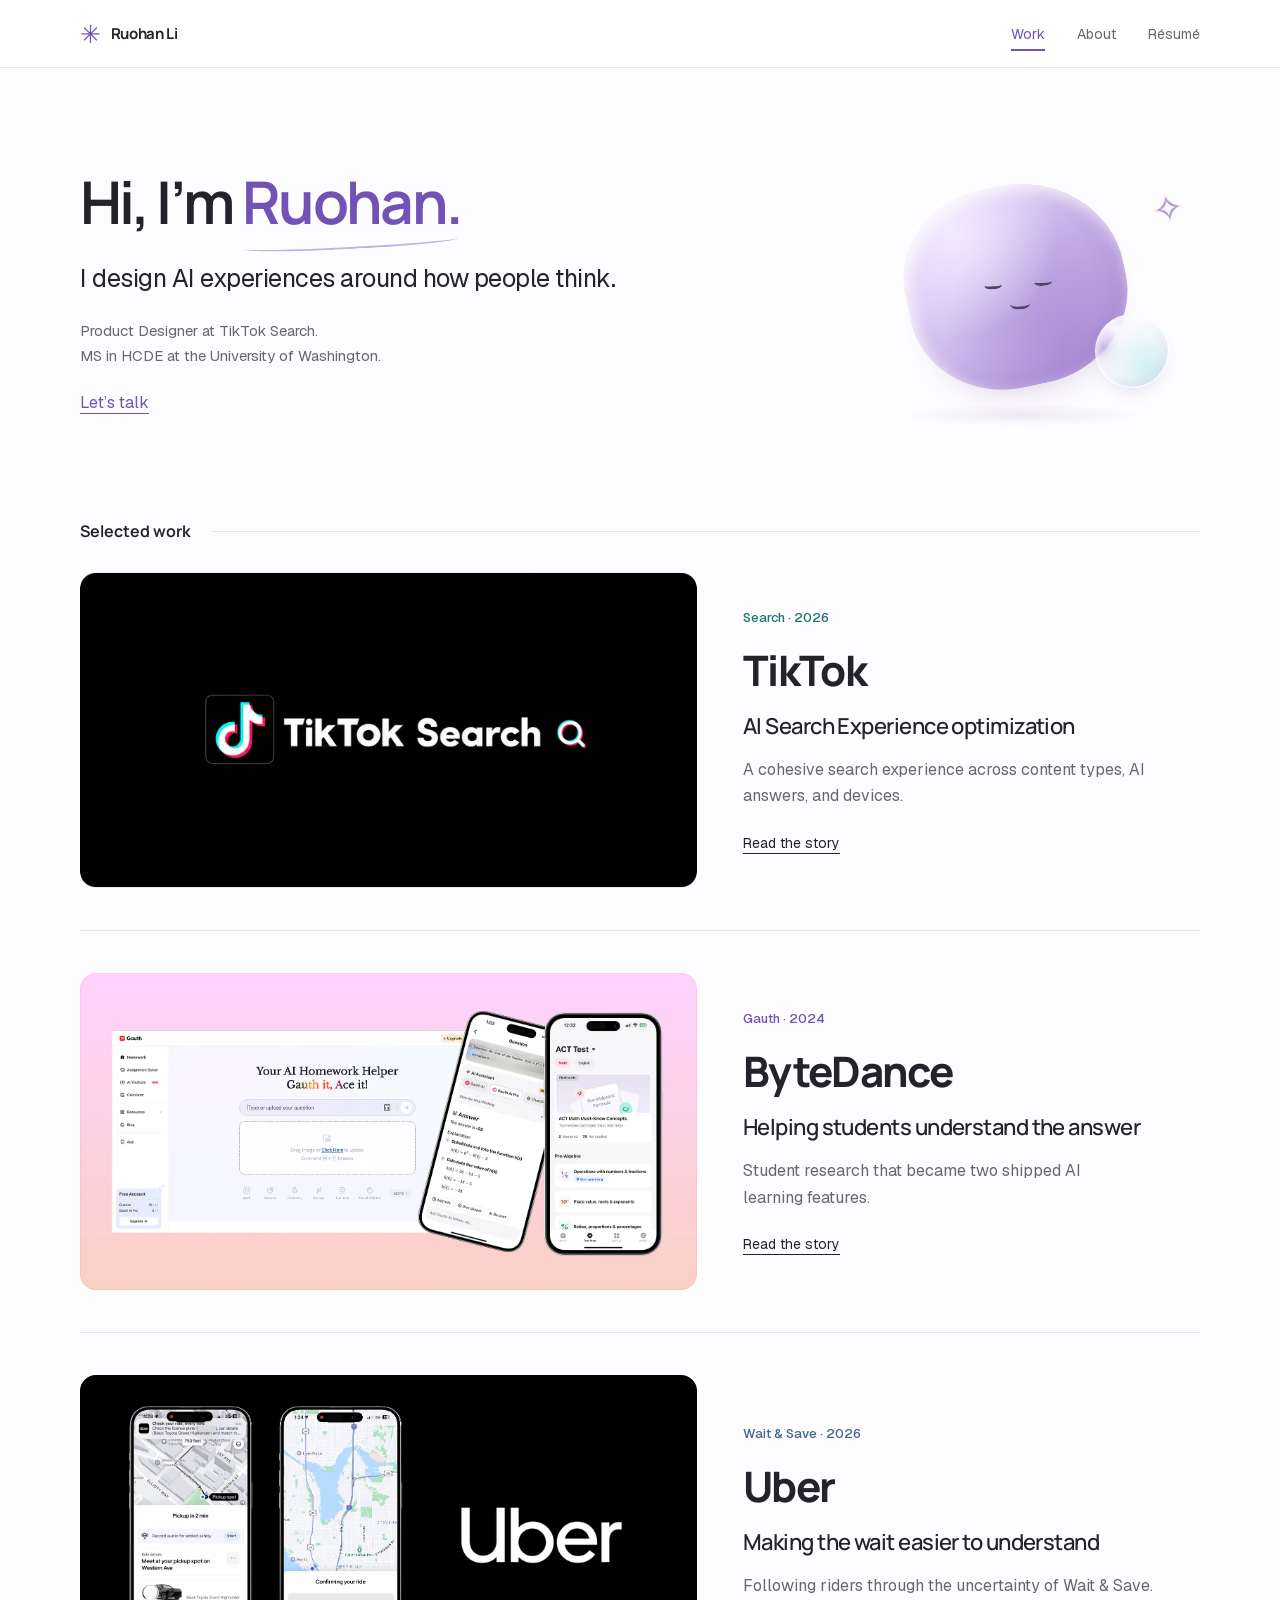
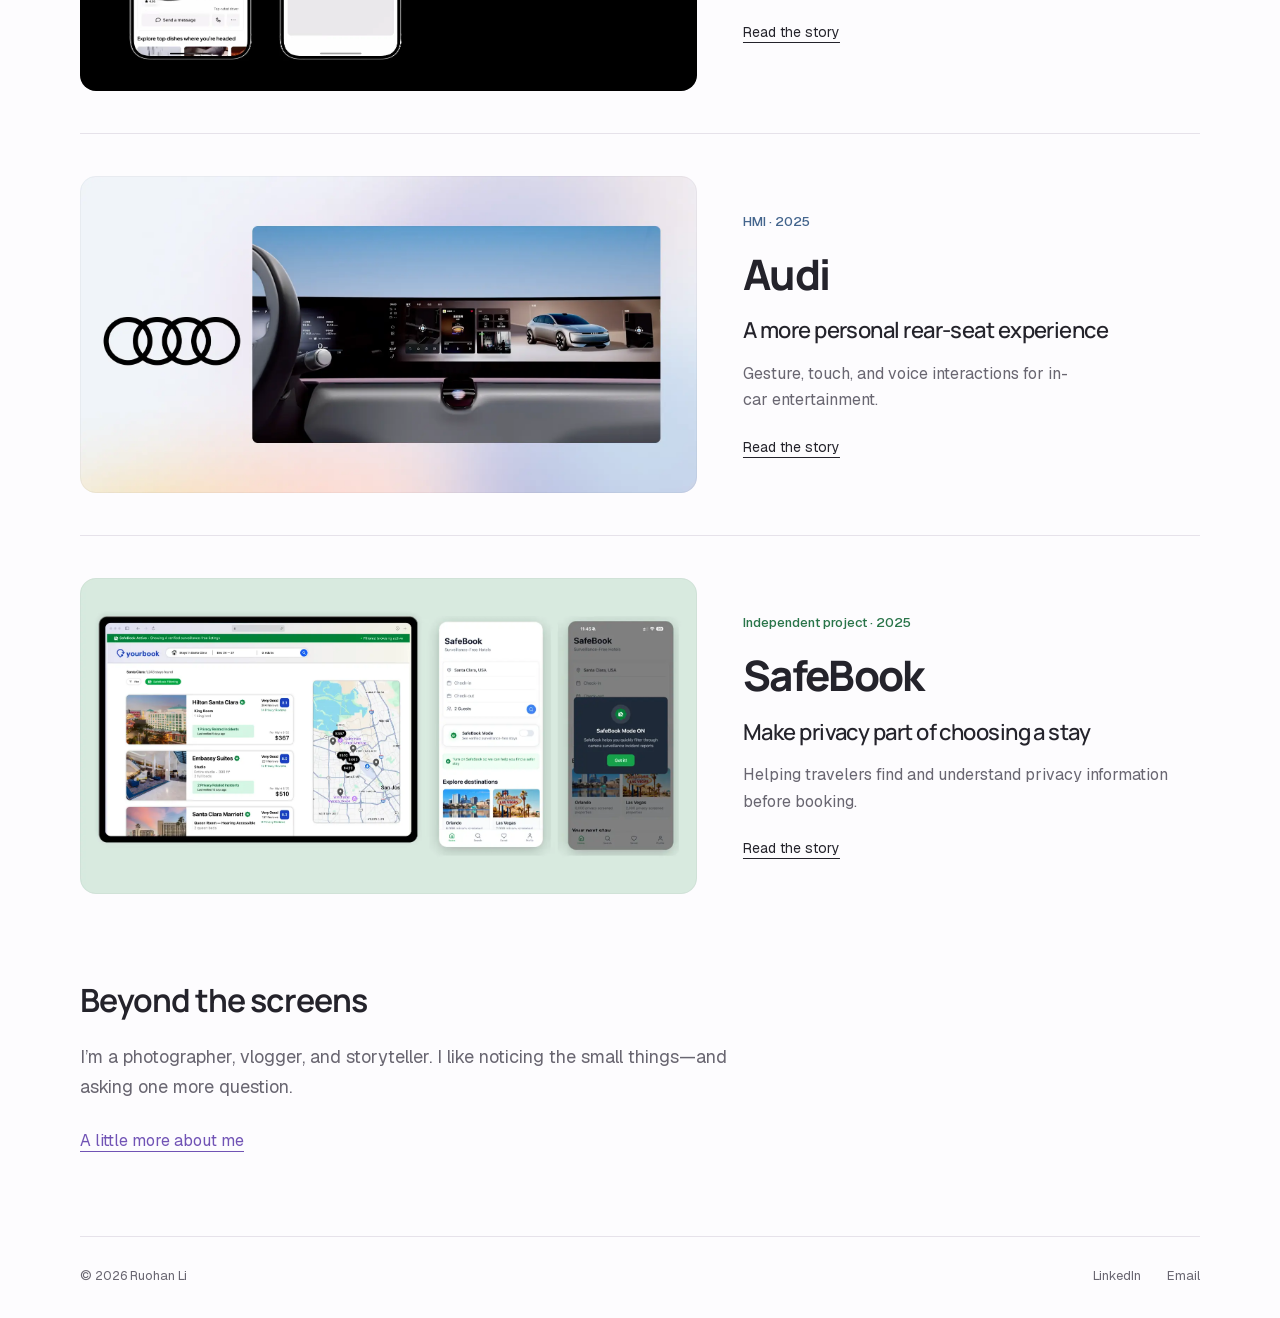
<file: index.html>
<!DOCTYPE html>

<html data-theme="light" lang="en">
<head>
<meta charset="utf-8"/>
<meta content="width=device-width, initial-scale=1" name="viewport"/>
<meta content="Ruohan Li is a product designer at TikTok Search, designing AI experiences around how people think." name="description"/>
<meta content="#ffffff" name="theme-color"/>
<title>Ruohan Li — Product Designer</title>
<link as="font" crossorigin="" href="assets/fonts/geist-latin.woff2" rel="preload" type="font/woff2"/>
<link as="font" crossorigin="" href="assets/fonts/manrope-latin.woff2" rel="preload" type="font/woff2"/>
<link href="portfolio-editorial.css?v=design-process-1" rel="stylesheet"/>
</head>
<body data-page="index">
<a class="skip-link" href="#main">Skip to content</a>
<header class="site-nav"><div class="nav-inner"><a class="brand" href="index.html"><span aria-hidden="true" class="brand-flower">✳</span>Ruohan Li</a><nav aria-label="Primary navigation"><a aria-current="page" href="index.html#work">Work</a><a href="about.html">About</a><a href="https://drive.google.com/file/d/1_ESqqSuW8EWoL18eo7HfkMHZ9Ujh4vVP/view?usp=sharing" rel="noreferrer" target="_blank">Résumé</a></nav></div></header>
<main class="home" id="main"><header class="home-intro"><div class="intro-copy"><h1>Hi, I’m <span>Ruohan.</span></h1><p class="home-dek">I design AI experiences around how people think.</p><p class="home-bio">Product Designer at TikTok Search.<br/>MS in HCDE at the University of Washington.</p><a class="story-link intro-contact" href="mailto:ruohli@uw.edu">Let’s talk</a></div><div aria-hidden="true" class="hero-companion"><div class="companion-art"><div class="pebble"><div class="pebble-face"><div class="pebble-eyes"><i></i><i></i></div><i class="pebble-smile"></i></div></div><div class="glass-orb"></div><div class="pebble-shadow"></div></div><span class="companion-spark">✧</span></div></header><section aria-labelledby="work-title" class="selected-work" id="work"><h2 id="work-title">Selected work</h2><div class="project-grid"><article class="project" data-project="tiktok"><a aria-hidden="true" class="project-image-link" href="tiktok.html" tabindex="-1"><img alt="TikTok Search project cover" decoding="async" fetchpriority="high" height="799" src="assets/covers/tiktok.webp" width="1568"/></a><div class="project-copy"><p class="project-label">Search · 2026</p><h3><a href="tiktok.html">TikTok</a></h3><p class="project-work-title">AI Search Experience optimization</p><p class="project-description">A cohesive search experience across content types, AI answers, and devices.</p><a aria-hidden="true" class="project-read" href="tiktok.html" tabindex="-1">Read the story</a></div></article><article class="project" data-project="bytedance"><a aria-hidden="true" class="project-image-link" href="bytedance.html" tabindex="-1"><img alt="ByteDance Gauth AI learning project cover" decoding="async" height="900" loading="lazy" src="assets/covers/bytedance.webp" width="1753"/></a><div class="project-copy"><p class="project-label">Gauth · 2024</p><h3><a href="bytedance.html">ByteDance</a></h3><p class="project-work-title">Helping students understand the answer</p><p class="project-description">Student research that became two shipped AI learning features.</p><a aria-hidden="true" class="project-read" href="bytedance.html" tabindex="-1">Read the story</a></div></article><article class="project" data-project="uber"><a aria-hidden="true" class="project-image-link" href="uber.html" tabindex="-1"><img alt="Uber Wait and Save project cover" decoding="async" height="900" loading="lazy" src="assets/covers/uber.webp" width="1753"/></a><div class="project-copy"><p class="project-label">Wait &amp; Save · 2026</p><h3><a href="uber.html">Uber</a></h3><p class="project-work-title">Making the wait easier to understand</p><p class="project-description">Following riders through the uncertainty of Wait &amp; Save.</p><a aria-hidden="true" class="project-read" href="uber.html" tabindex="-1">Read the story</a></div></article><article class="project" data-project="audi"><a aria-hidden="true" class="project-image-link" href="audi.html" tabindex="-1"><img alt="Audi in-car personalization project cover" decoding="async" height="900" loading="lazy" src="assets/covers/audi.webp" width="1753"/></a><div class="project-copy"><p class="project-label">HMI · 2025</p><h3><a href="audi.html">Audi</a></h3><p class="project-work-title">A more personal rear-seat experience</p><p class="project-description">Gesture, touch, and voice interactions for in-car entertainment.</p><a aria-hidden="true" class="project-read" href="audi.html" tabindex="-1">Read the story</a></div></article><article class="project" data-project="safebook"><a aria-hidden="true" class="project-image-link" href="safebook.html" tabindex="-1"><img alt="SafeBook data privacy project cover" decoding="async" height="900" loading="lazy" src="assets/covers/safebook.webp" width="1753"/></a><div class="project-copy"><p class="project-label">Independent project · 2025</p><h3><a href="safebook.html">SafeBook</a></h3><p class="project-work-title">Make privacy part of choosing a stay</p><p class="project-description">Helping travelers find and understand privacy information before booking.</p><a aria-hidden="true" class="project-read" href="safebook.html" tabindex="-1">Read the story</a></div></article></div></section><section class="home-note"><h2>Beyond the screens</h2><p>I’m a photographer, vlogger, and storyteller. I like noticing the small things—and asking one more question.</p><a class="story-link" href="about.html">A little more about me</a></section></main>
<footer class="site-footer"><span>© 2026 Ruohan Li</span><div><a href="http://www.linkedin.com/in/ruohan-kitty-li/" rel="noreferrer" target="_blank">LinkedIn</a><a href="mailto:ruohli@uw.edu">Email</a></div></footer>
<dialog aria-label="Project image viewer" class="media-lightbox">
<button aria-label="Close image" class="viewer-close" type="button">
<svg aria-hidden="true" viewbox="0 0 24 24"><path d="m6 6 12 12M18 6 6 18"></path></svg>
</button>
<div class="viewer-image"></div>
<div class="viewer-caption"><p></p><a rel="noreferrer" target="_blank">Open full size</a></div>
<nav aria-label="Photography navigation" class="photo-controls" hidden="">
<button class="photo-previous" type="button">Previous</button>
<span aria-atomic="true" aria-live="polite" class="photo-position"></span>
<button class="photo-next" type="button">Next</button>
</nav>
</dialog>
<script defer="" src="portfolio-interactions.js?v=company-gallery-1"></script>
</body></html>
</file>
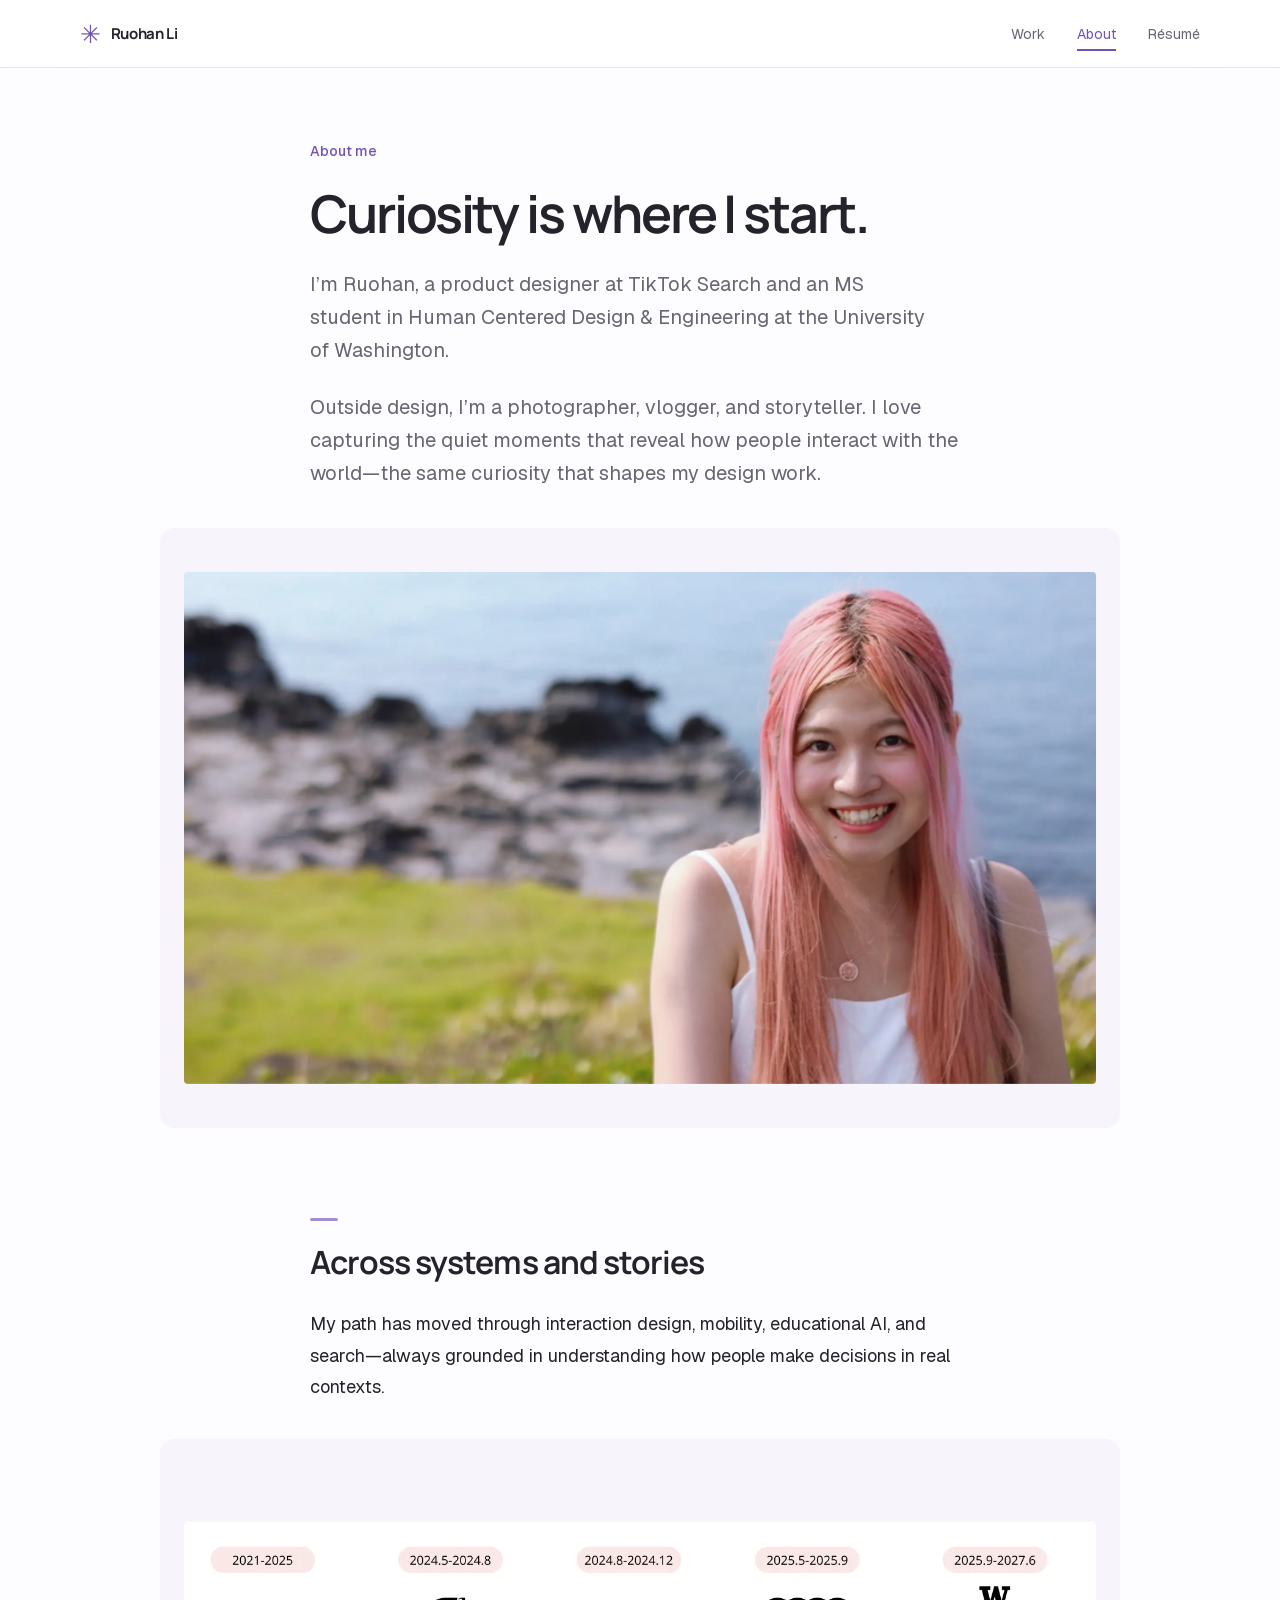
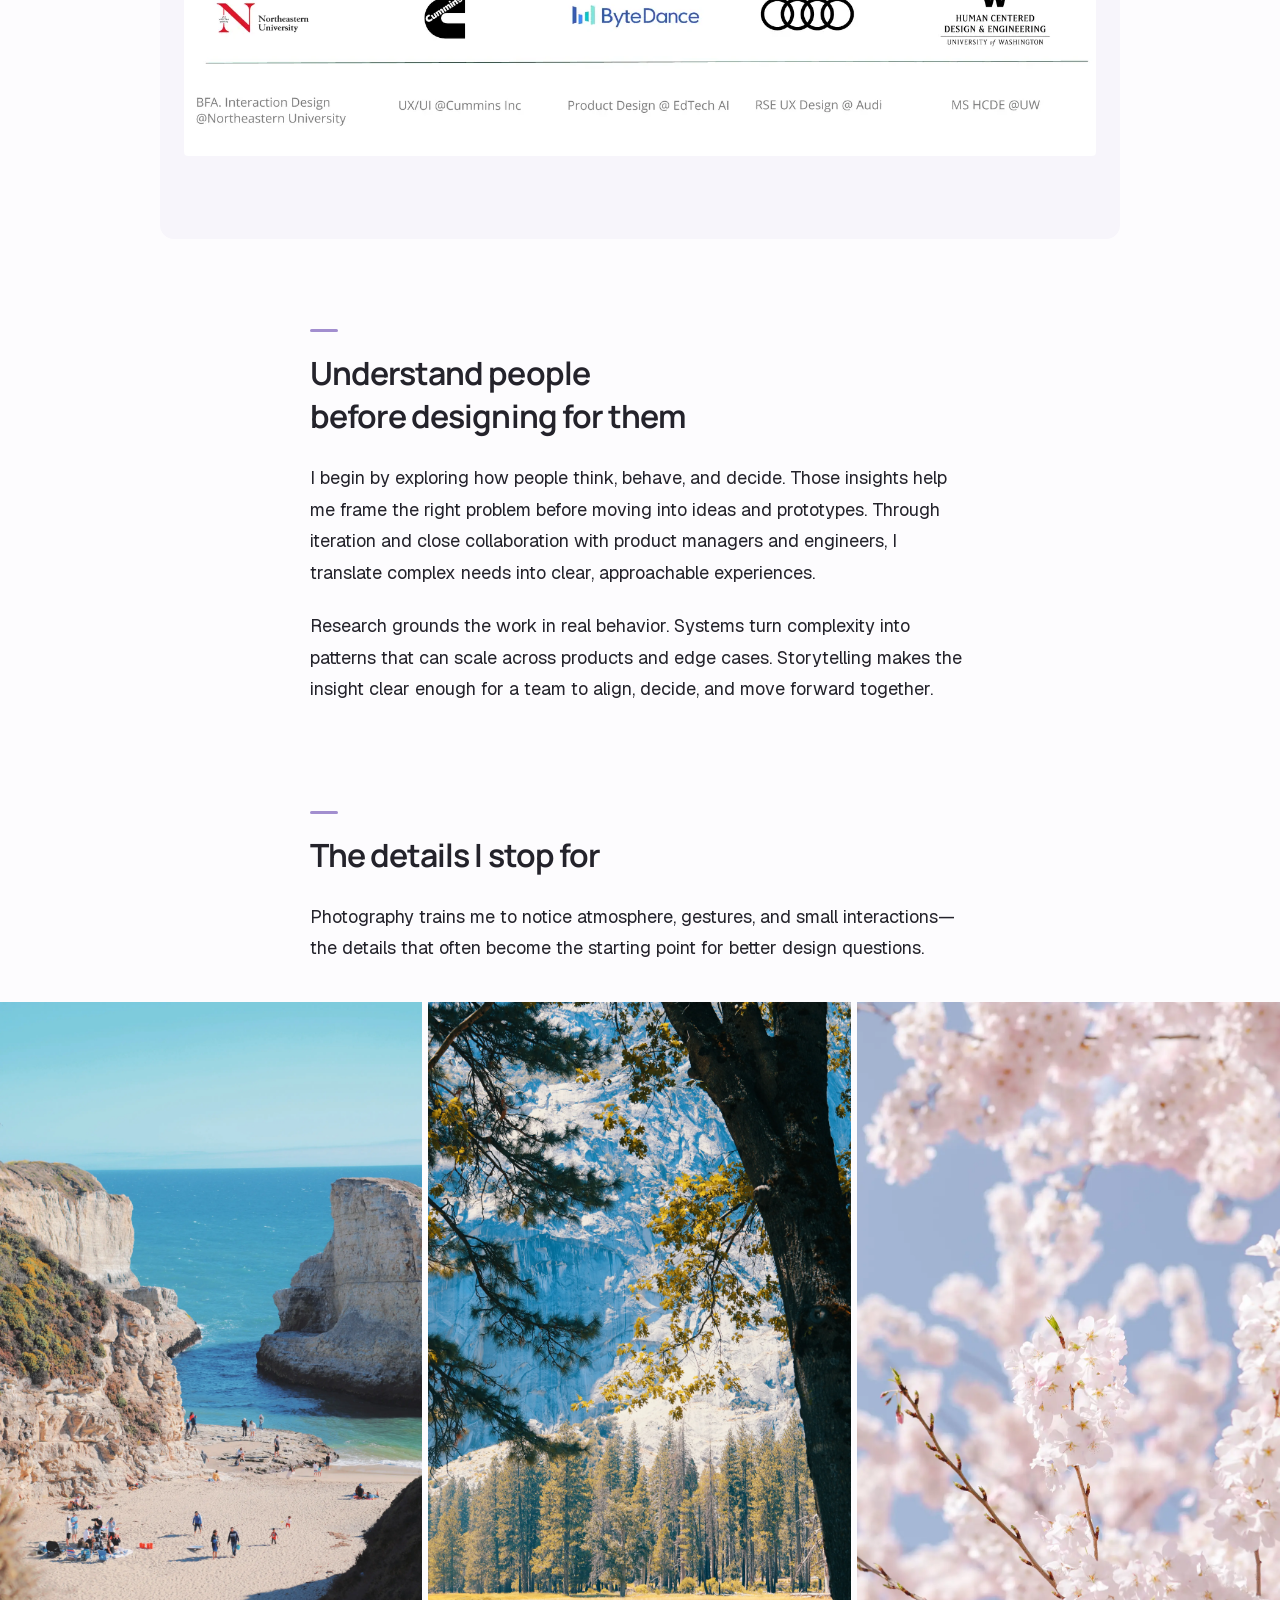
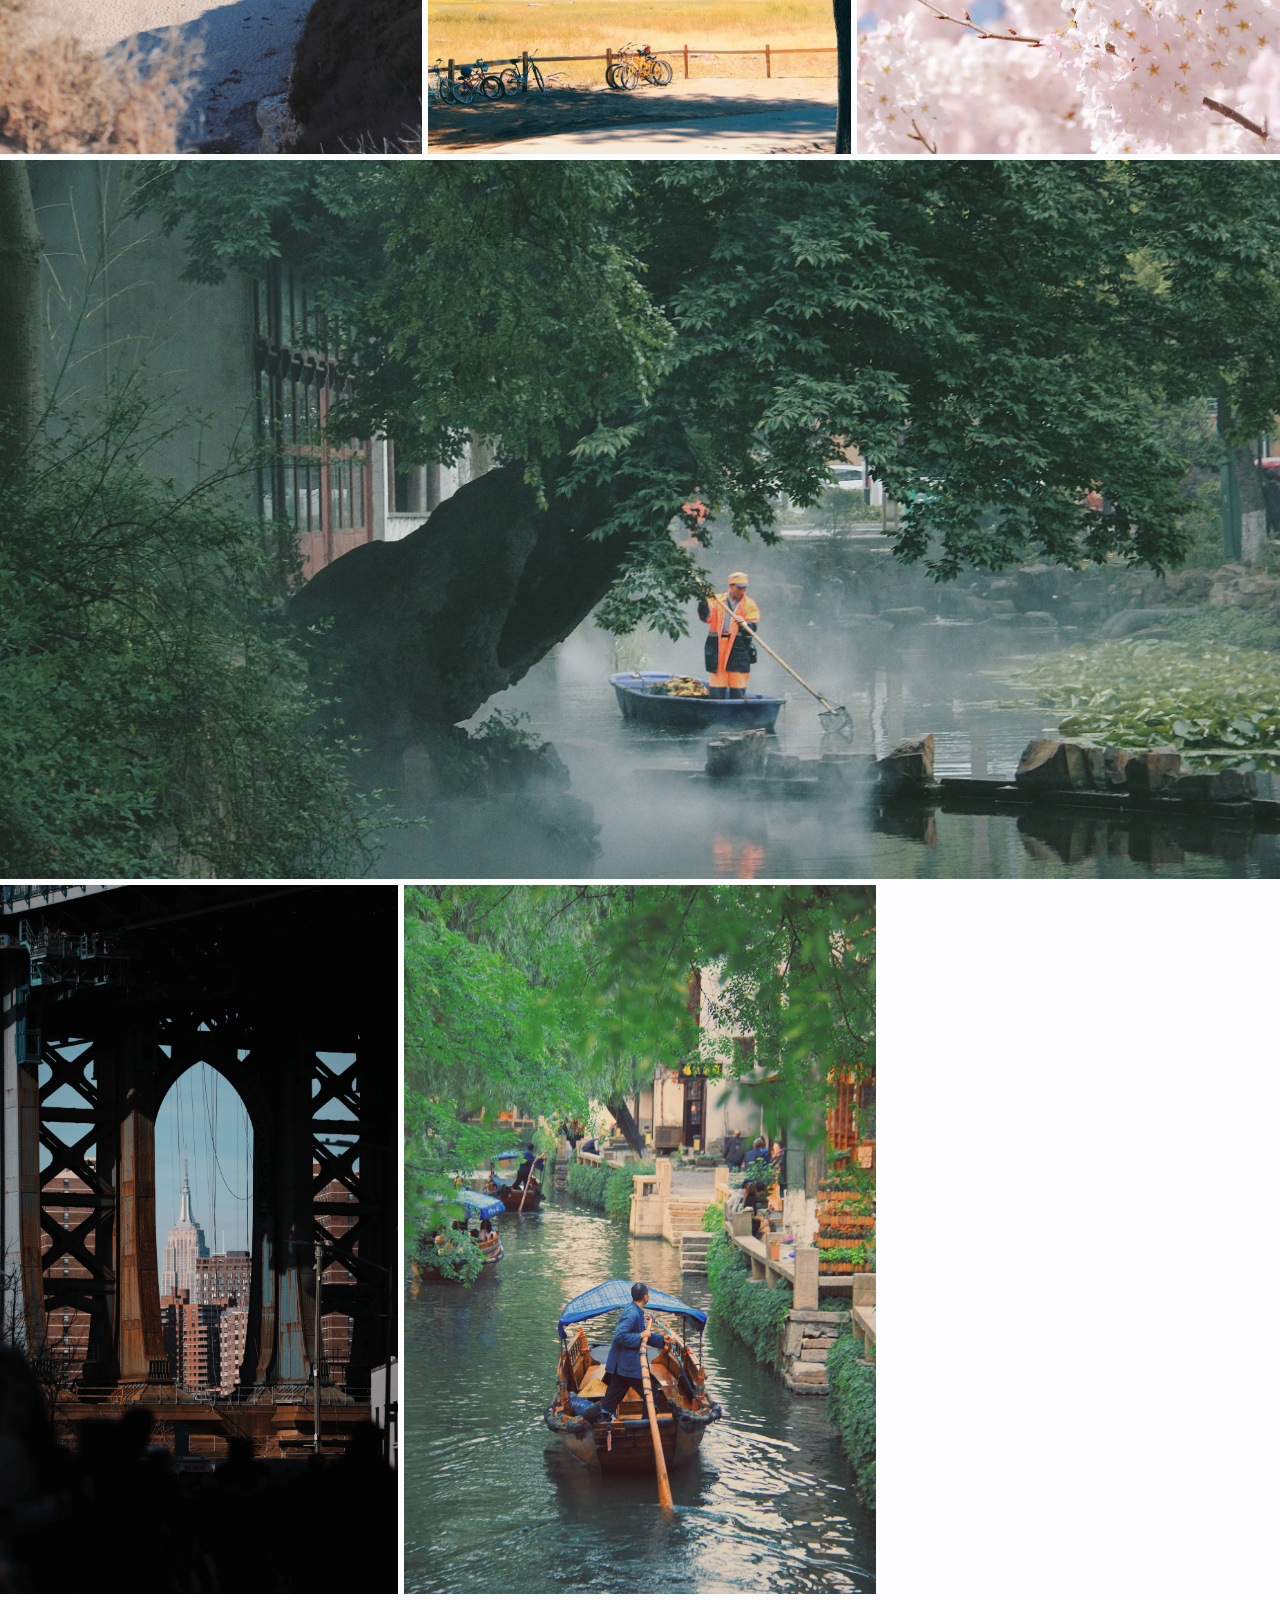
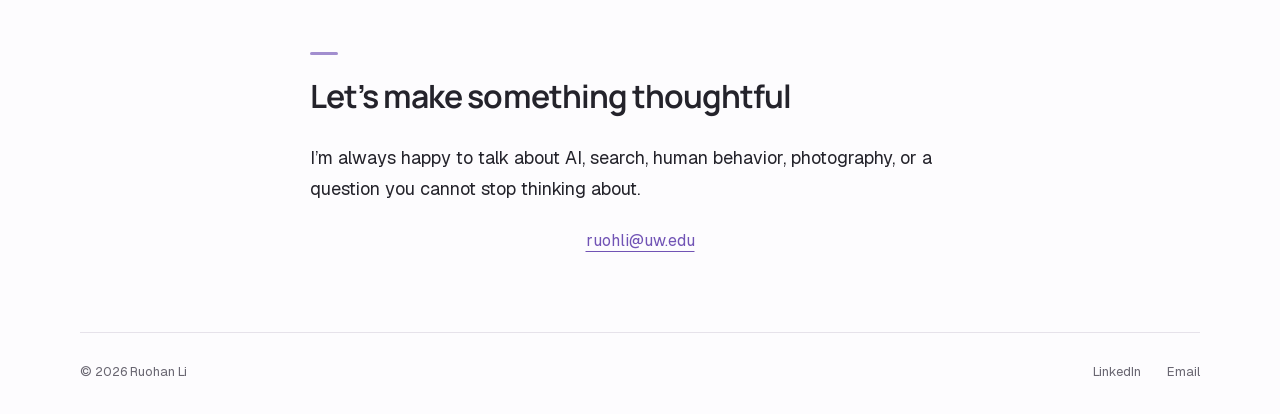
<file: about.html>
<!DOCTYPE html>

<html data-theme="light" lang="en">
<head>
<meta charset="utf-8"/>
<meta content="width=device-width, initial-scale=1" name="viewport"/>
<meta content="The design practice, experience, and photography of Ruohan Li." name="description"/>
<meta content="#ffffff" name="theme-color"/>
<title>Curiosity is where I start. — Ruohan Li</title>
<link as="font" crossorigin="" href="assets/fonts/geist-latin.woff2" rel="preload" type="font/woff2"/>
<link as="font" crossorigin="" href="assets/fonts/manrope-latin.woff2" rel="preload" type="font/woff2"/>
<link href="portfolio-editorial.css?v=design-process-1" rel="stylesheet"/>
</head>
<body data-page="about">
<a class="skip-link" href="#main">Skip to content</a>
<header class="site-nav"><div class="nav-inner"><a class="brand" href="index.html"><span aria-hidden="true" class="brand-flower">✳</span>Ruohan Li</a><nav aria-label="Primary navigation"><a href="index.html#work">Work</a><a aria-current="page" href="about.html">About</a><a href="https://drive.google.com/file/d/1_ESqqSuW8EWoL18eo7HfkMHZ9Ujh4vVP/view?usp=sharing" rel="noreferrer" target="_blank">Résumé</a></nav></div></header>
<main class="article" id="main"><header class="article-header"><p class="article-kicker">About me</p><h1>Curiosity is where I start.</h1><p>I’m Ruohan, a product designer at TikTok Search and an MS student in Human Centered Design &amp; Engineering at the University of Washington.</p><p>Outside design, I’m a photographer, vlogger, and storyteller. I love capturing the quiet moments that reveal how people interact with the world—the same curiosity that shapes my design work.</p></header><figure class="story-media about-portrait" data-layout="board" style="--columns:1"><div class="media-grid"><div class="media-item" data-shape="landscape"><button aria-label="Enlarge: Portrait of Ruohan Li by the coast" class="media-open" type="button"><img alt="Portrait of Ruohan Li by the coast" decoding="async" height="1151" loading="lazy" src="assets/about/portrait.webp" width="2048"/></button></div></div></figure><section class="story-section" id="path"><h2>Across systems and stories</h2><p>My path has moved through interaction design, mobility, educational AI, and search—always grounded in understanding how people make decisions in real contexts.</p><figure class="story-media" data-layout="board" style="--columns:1"><div class="media-grid"><div class="media-item" data-shape="wide"><button aria-label="Enlarge: Ruohan's education and design experience timeline" class="media-open" type="button"><img alt="Ruohan's education and design experience timeline" decoding="async" height="384" loading="lazy" src="assets/about/story-strip.webp" width="1494"/></button></div></div></figure></section><section class="story-section" id="philosophy"><h2>Understand people before designing for them</h2><p>I begin by exploring how people think, behave, and decide. Those insights help me frame the right problem before moving into ideas and prototypes. Through iteration and close collaboration with product managers and engineers, I translate complex needs into clear, approachable experiences.</p><p>Research grounds the work in real behavior. Systems turn complexity into patterns that can scale across products and edge cases. Storytelling makes the insight clear enough for a team to align, decide, and move forward together.</p></section><section class="story-section" id="photography"><h2>The details I stop for</h2><p>Photography trains me to notice atmosphere, gestures, and small interactions—the details that often become the starting point for better design questions.</p><figure class="story-media photography" data-layout="gallery"><div class="photography-grid"><div class="photo-row" style="grid-template-columns:0.5615fr 0.5618fr 0.5620fr"><div class="media-item" data-shape="portrait"><button aria-label="Enlarge: Coastal landscape photographed by Ruohan" class="media-open" data-photo-index="0" type="button"><img alt="Coastal landscape photographed by Ruohan" decoding="async" height="4096" loading="lazy" src="assets/about/lens-01.webp" width="2300"/></button></div><div class="media-item" data-shape="portrait"><button aria-label="Enlarge: Travel photograph by Ruohan" class="media-open" data-photo-index="1" type="button"><img alt="Travel photograph by Ruohan" decoding="async" height="4096" loading="lazy" src="assets/about/lens-02.webp" width="2301"/></button></div><div class="media-item" data-shape="portrait"><button aria-label="Enlarge: Everyday moment photographed by Ruohan" class="media-open" data-photo-index="2" type="button"><img alt="Everyday moment photographed by Ruohan" decoding="async" height="2048" loading="lazy" src="assets/about/lens-03.webp" width="1151"/></button></div></div><div class="photo-row" style="grid-template-columns:1.7802fr"><div class="media-item" data-shape="landscape"><button aria-label="Enlarge: Quiet canal scene photographed by Ruohan" class="media-open" data-photo-index="3" type="button"><img alt="Quiet canal scene photographed by Ruohan" decoding="async" height="2912" loading="lazy" src="assets/about/lens-04.webp" width="5184"/></button></div></div><div class="photo-row" style="grid-template-columns:0.5618fr 0.6665fr 0.5618fr"><div class="media-item" data-shape="portrait"><button aria-label="Enlarge: Travel detail photographed by Ruohan" class="media-open" data-photo-index="4" type="button"><img alt="Travel detail photographed by Ruohan" decoding="async" height="4096" loading="lazy" src="assets/about/lens-05.webp" width="2301"/></button></div><div class="media-item" data-shape="portrait"><button aria-label="Enlarge: People and place photographed by Ruohan" class="media-open" data-photo-index="5" type="button"><img alt="People and place photographed by Ruohan" decoding="async" height="4096" loading="lazy" src="assets/about/lens-06.webp" width="2730"/></button></div><div class="media-item" data-shape="portrait"><button aria-label="Enlarge: Landscape photographed by Ruohan" class="media-open" data-photo-index="6" type="button"><img alt="Landscape photographed by Ruohan" decoding="async" height="4096" loading="lazy" src="assets/about/lens-07.webp" width="2301"/></button></div></div></div></figure></section><section class="story-section" id="contact"><h2>Let’s make something thoughtful</h2><p>I’m always happy to talk about AI, search, human behavior, photography, or a question you cannot stop thinking about.</p><a class="story-link" href="mailto:ruohli@uw.edu">ruohli@uw.edu</a></section></main>
<footer class="site-footer"><span>© 2026 Ruohan Li</span><div><a href="http://www.linkedin.com/in/ruohan-kitty-li/" rel="noreferrer" target="_blank">LinkedIn</a><a href="mailto:ruohli@uw.edu">Email</a></div></footer>
<dialog aria-label="Project image viewer" class="media-lightbox">
<button aria-label="Close image" class="viewer-close" type="button">
<svg aria-hidden="true" viewbox="0 0 24 24"><path d="m6 6 12 12M18 6 6 18"></path></svg>
</button>
<div class="viewer-image"></div>
<div class="viewer-caption"><p></p><a rel="noreferrer" target="_blank">Open full size</a></div>
<nav aria-label="Photography navigation" class="photo-controls" hidden="">
<button class="photo-previous" type="button">Previous</button>
<span aria-atomic="true" aria-live="polite" class="photo-position"></span>
<button class="photo-next" type="button">Next</button>
</nav>
</dialog>
<script defer="" src="portfolio-interactions.js?v=company-gallery-1"></script>
</body></html>
</file>
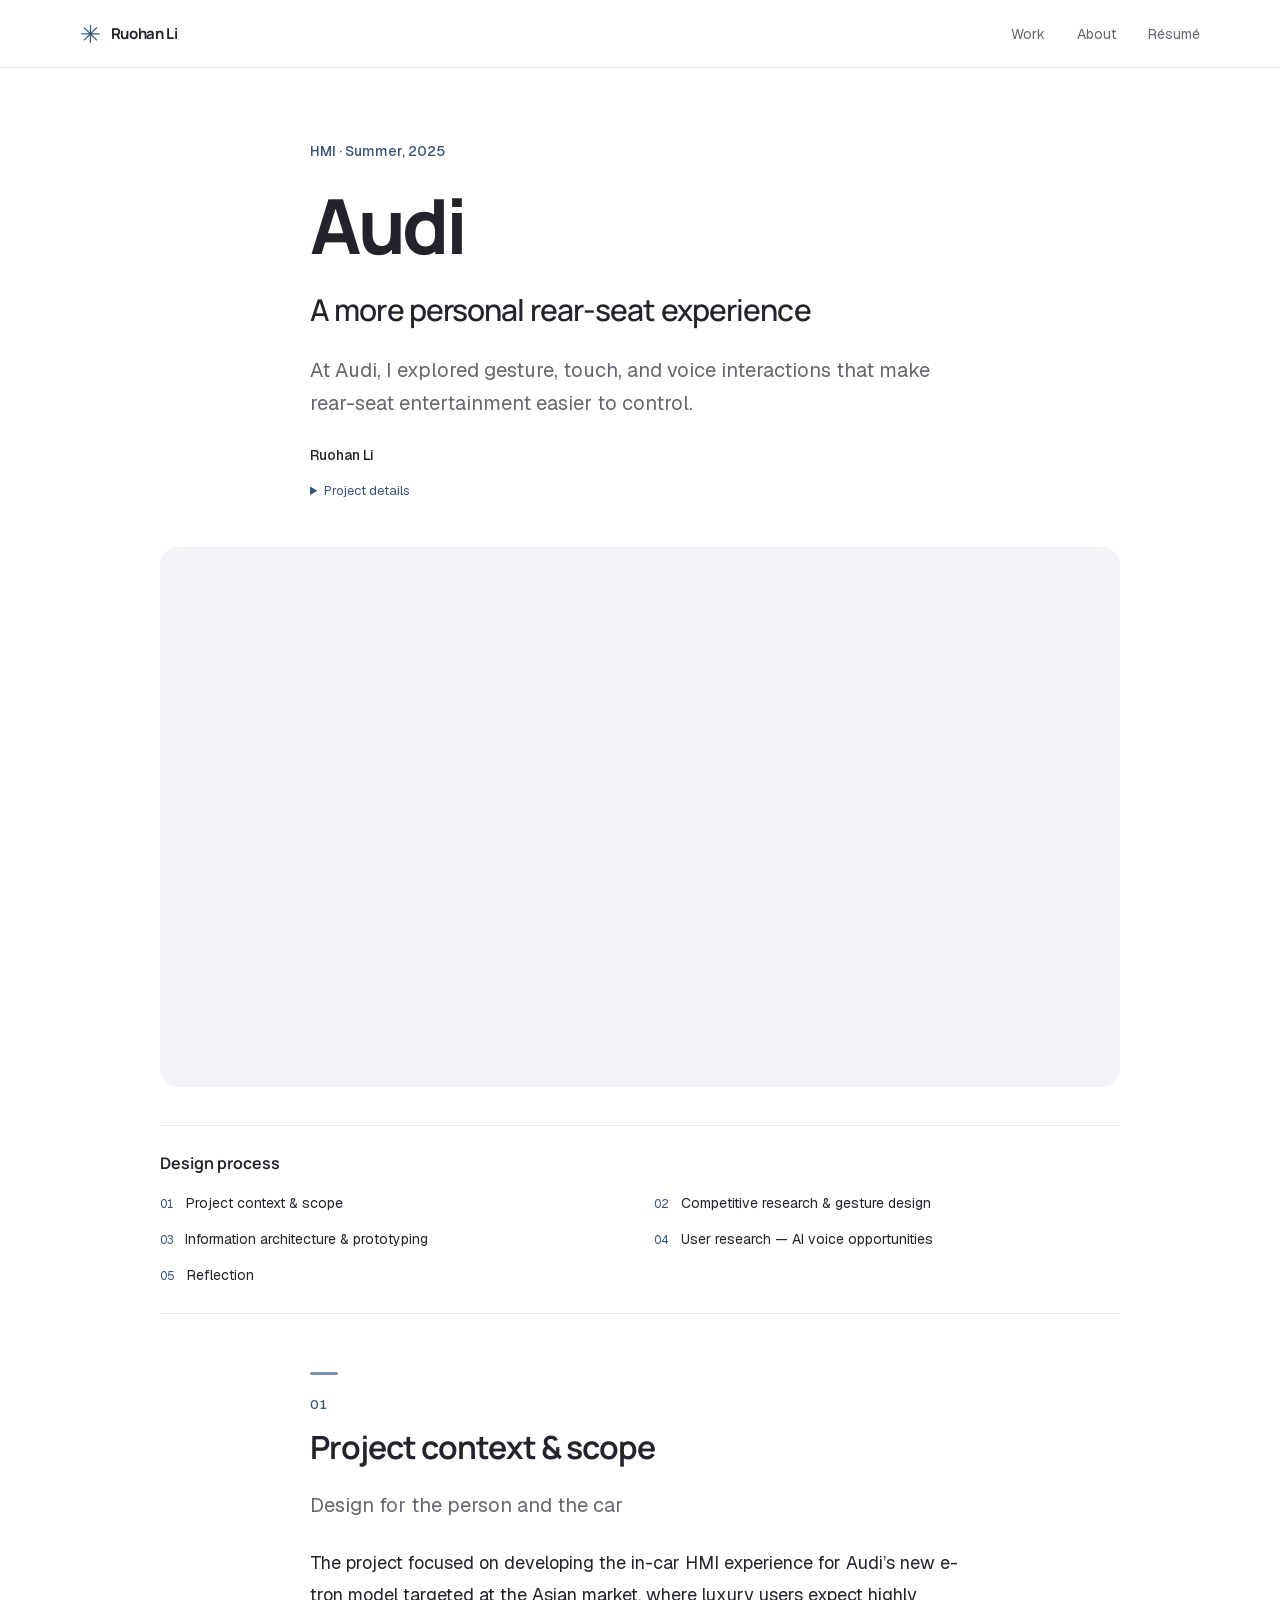
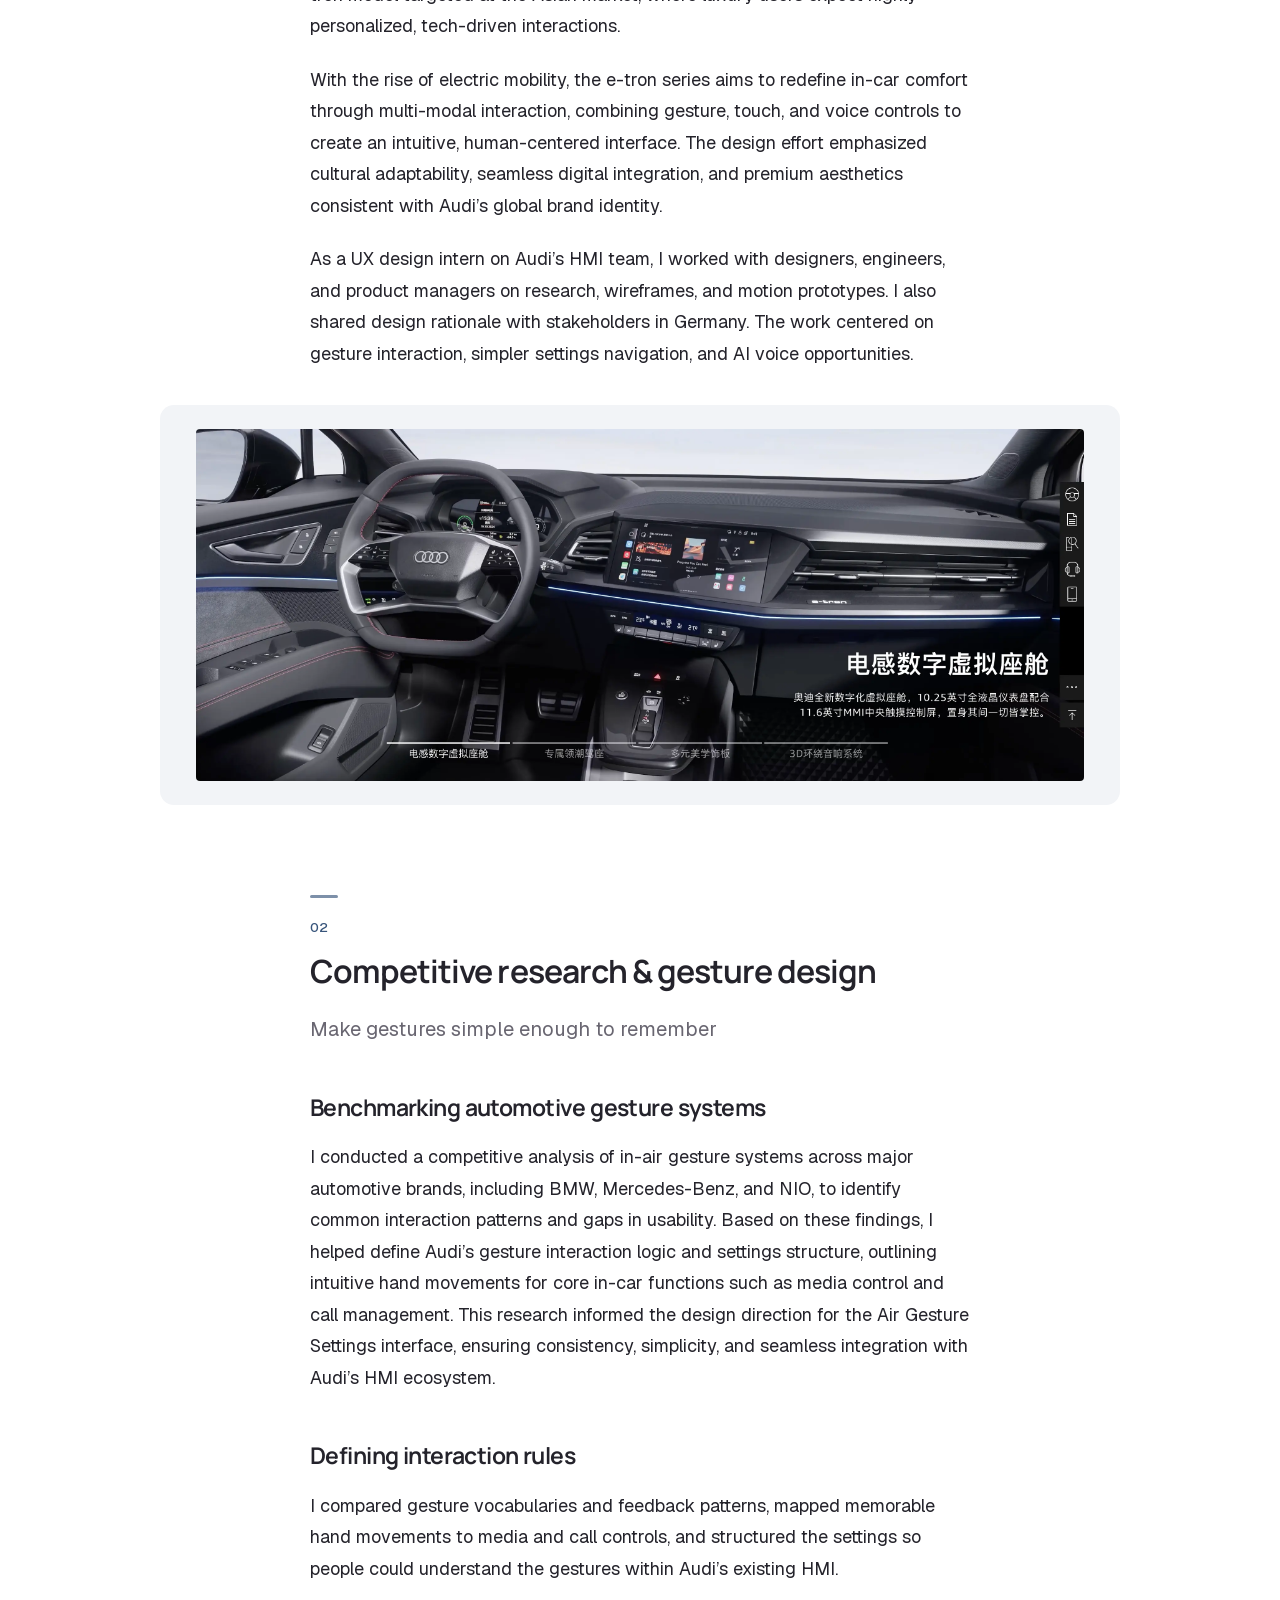
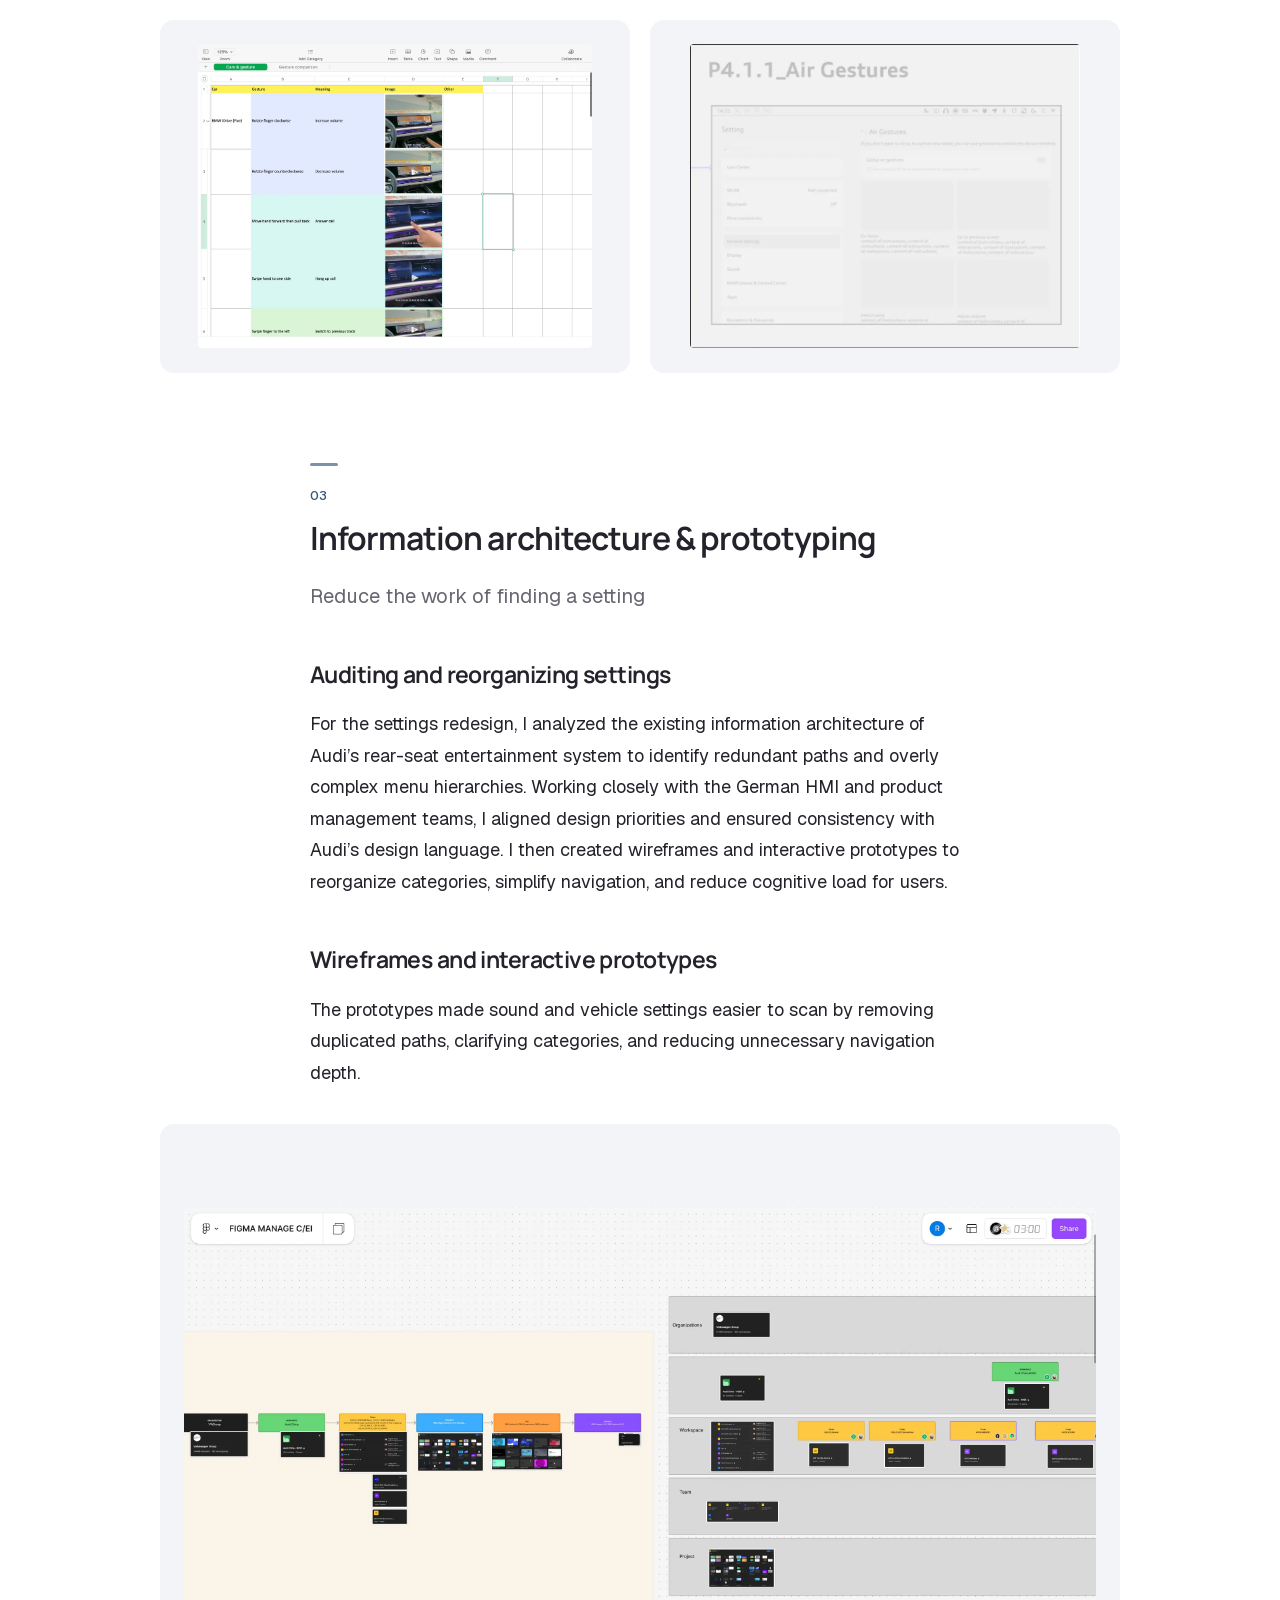
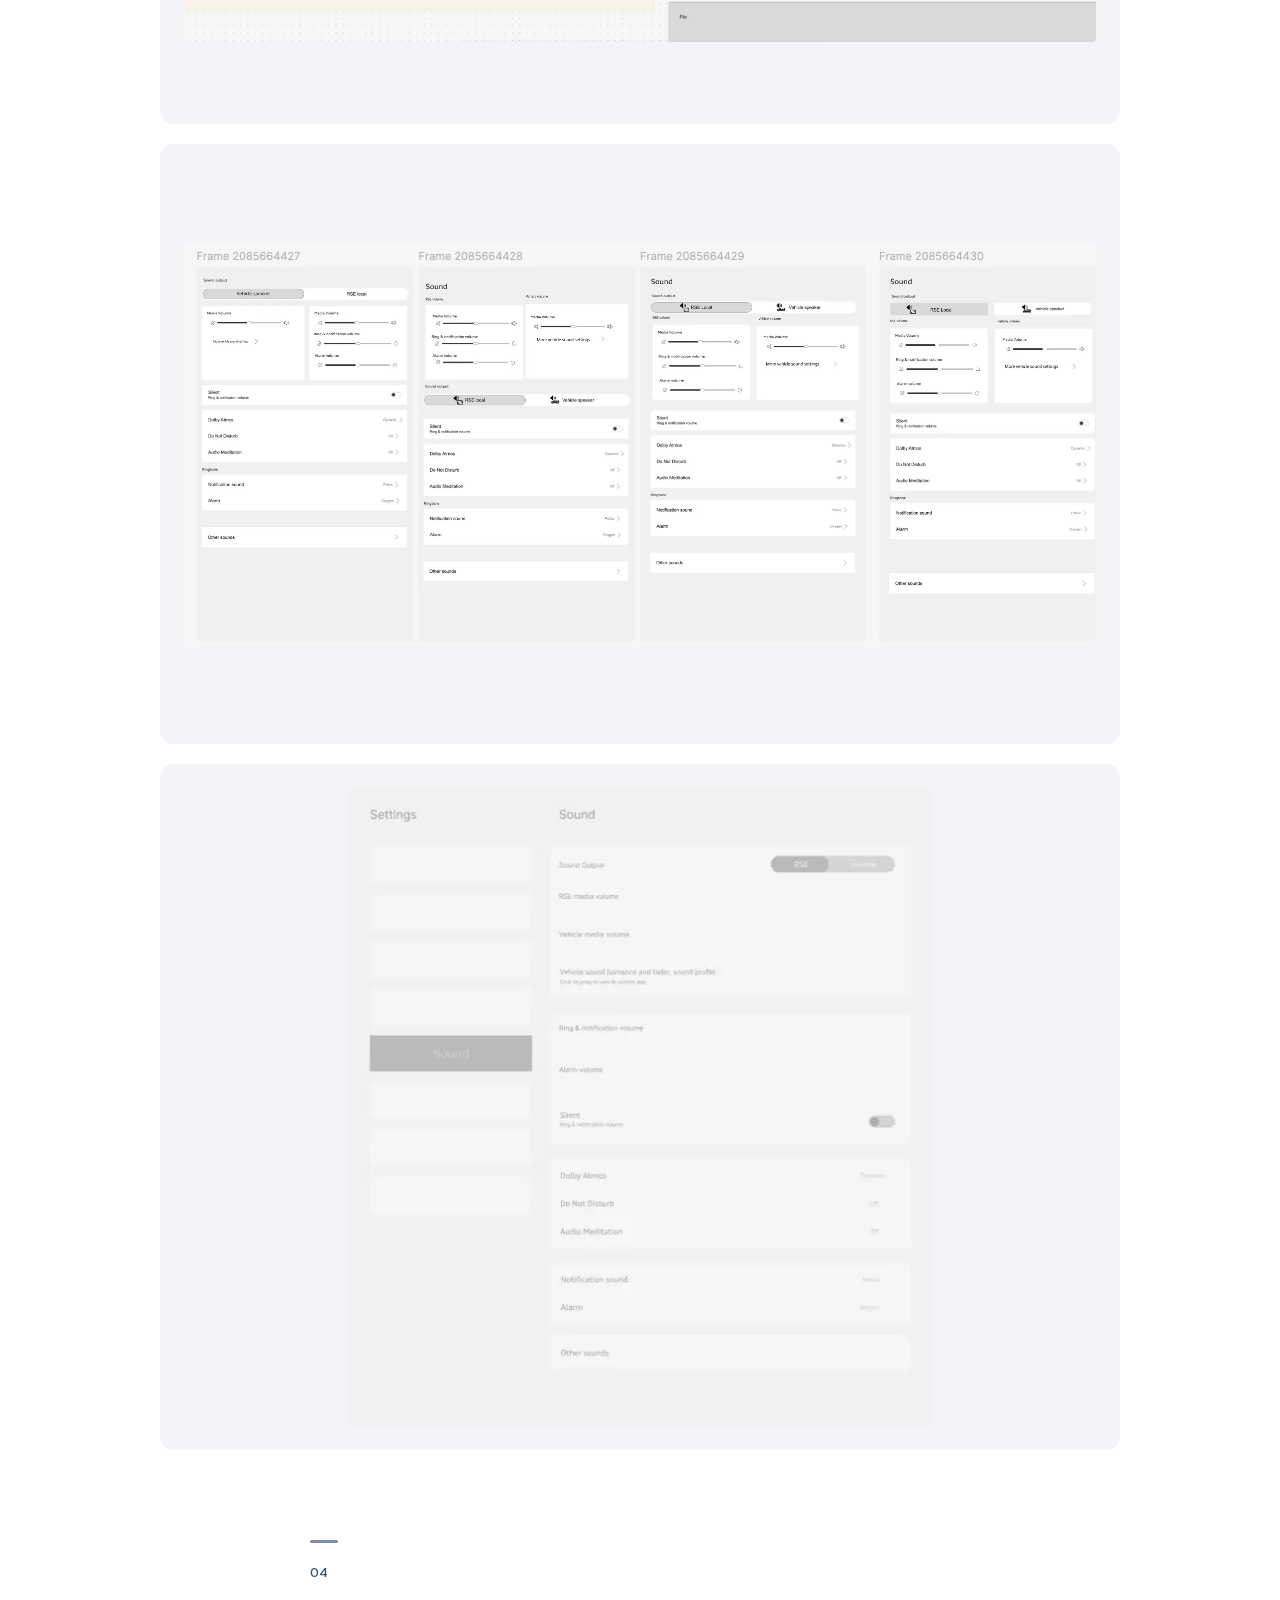
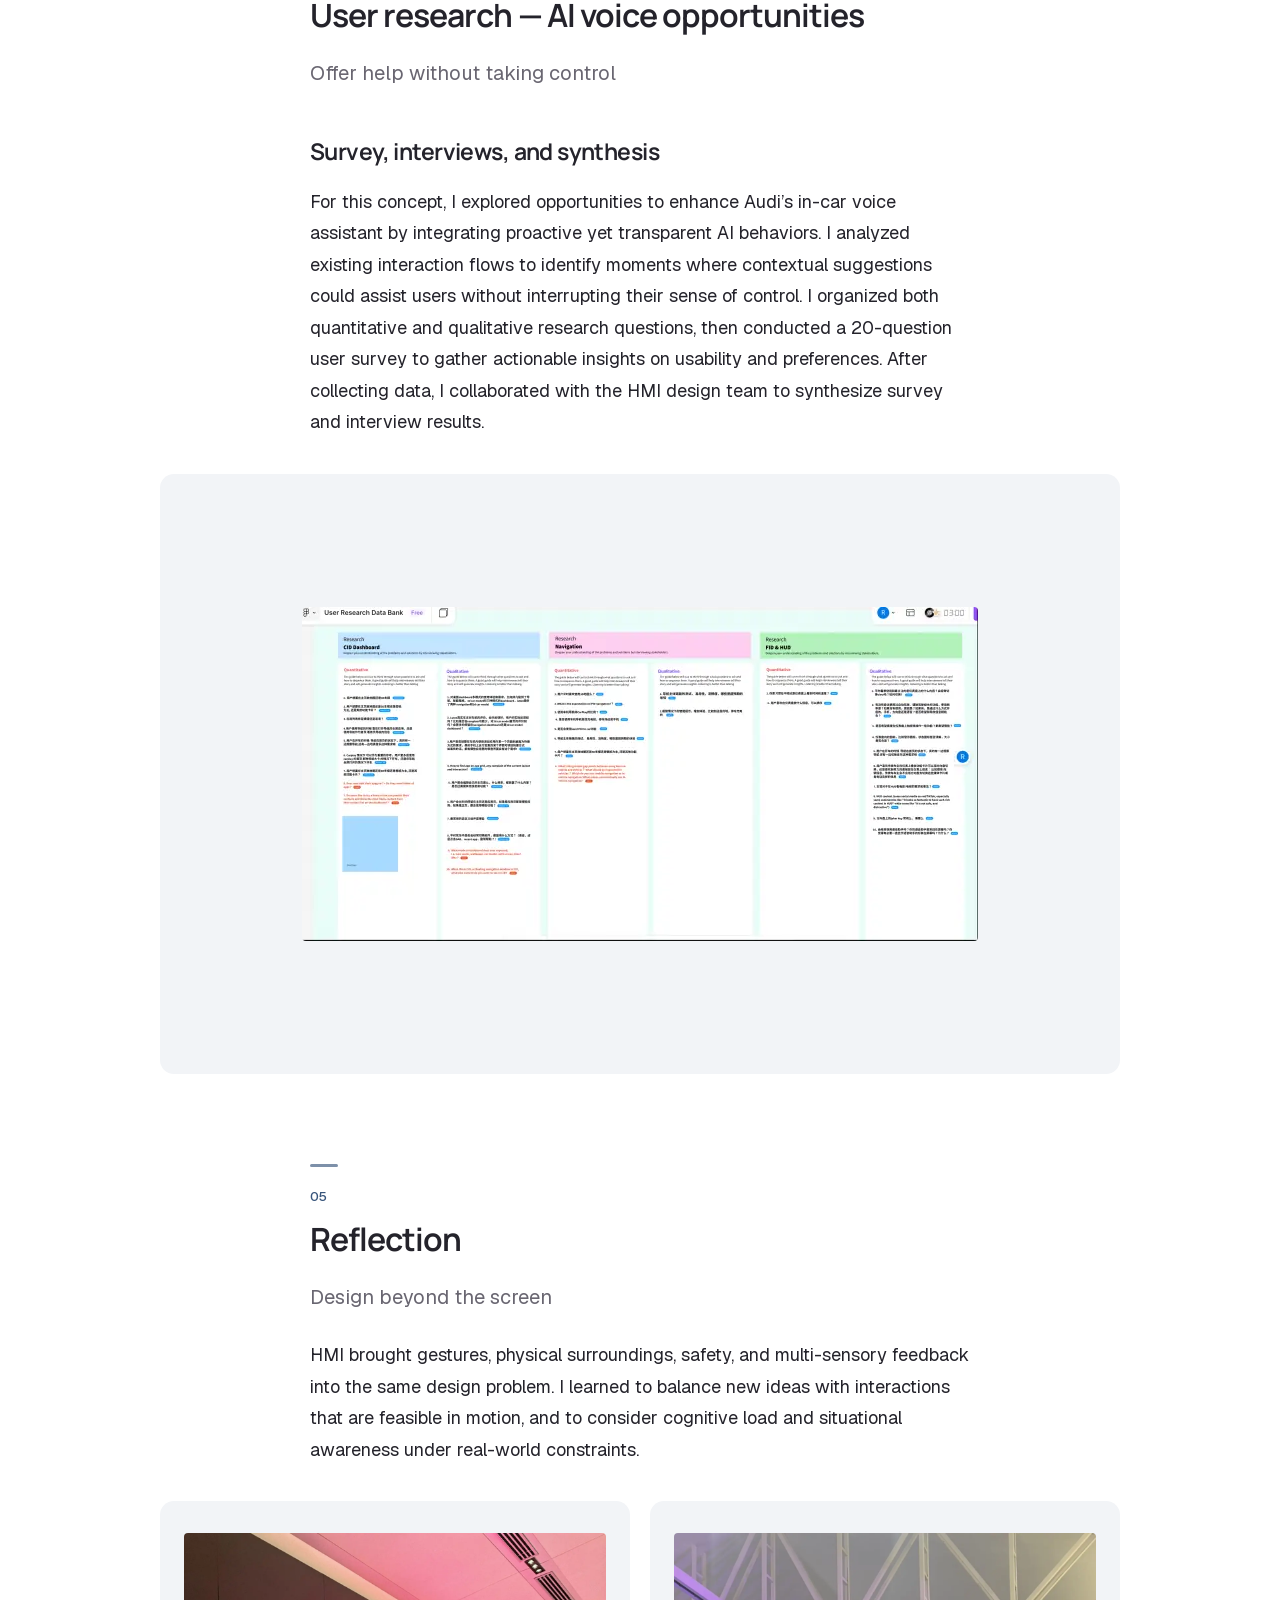
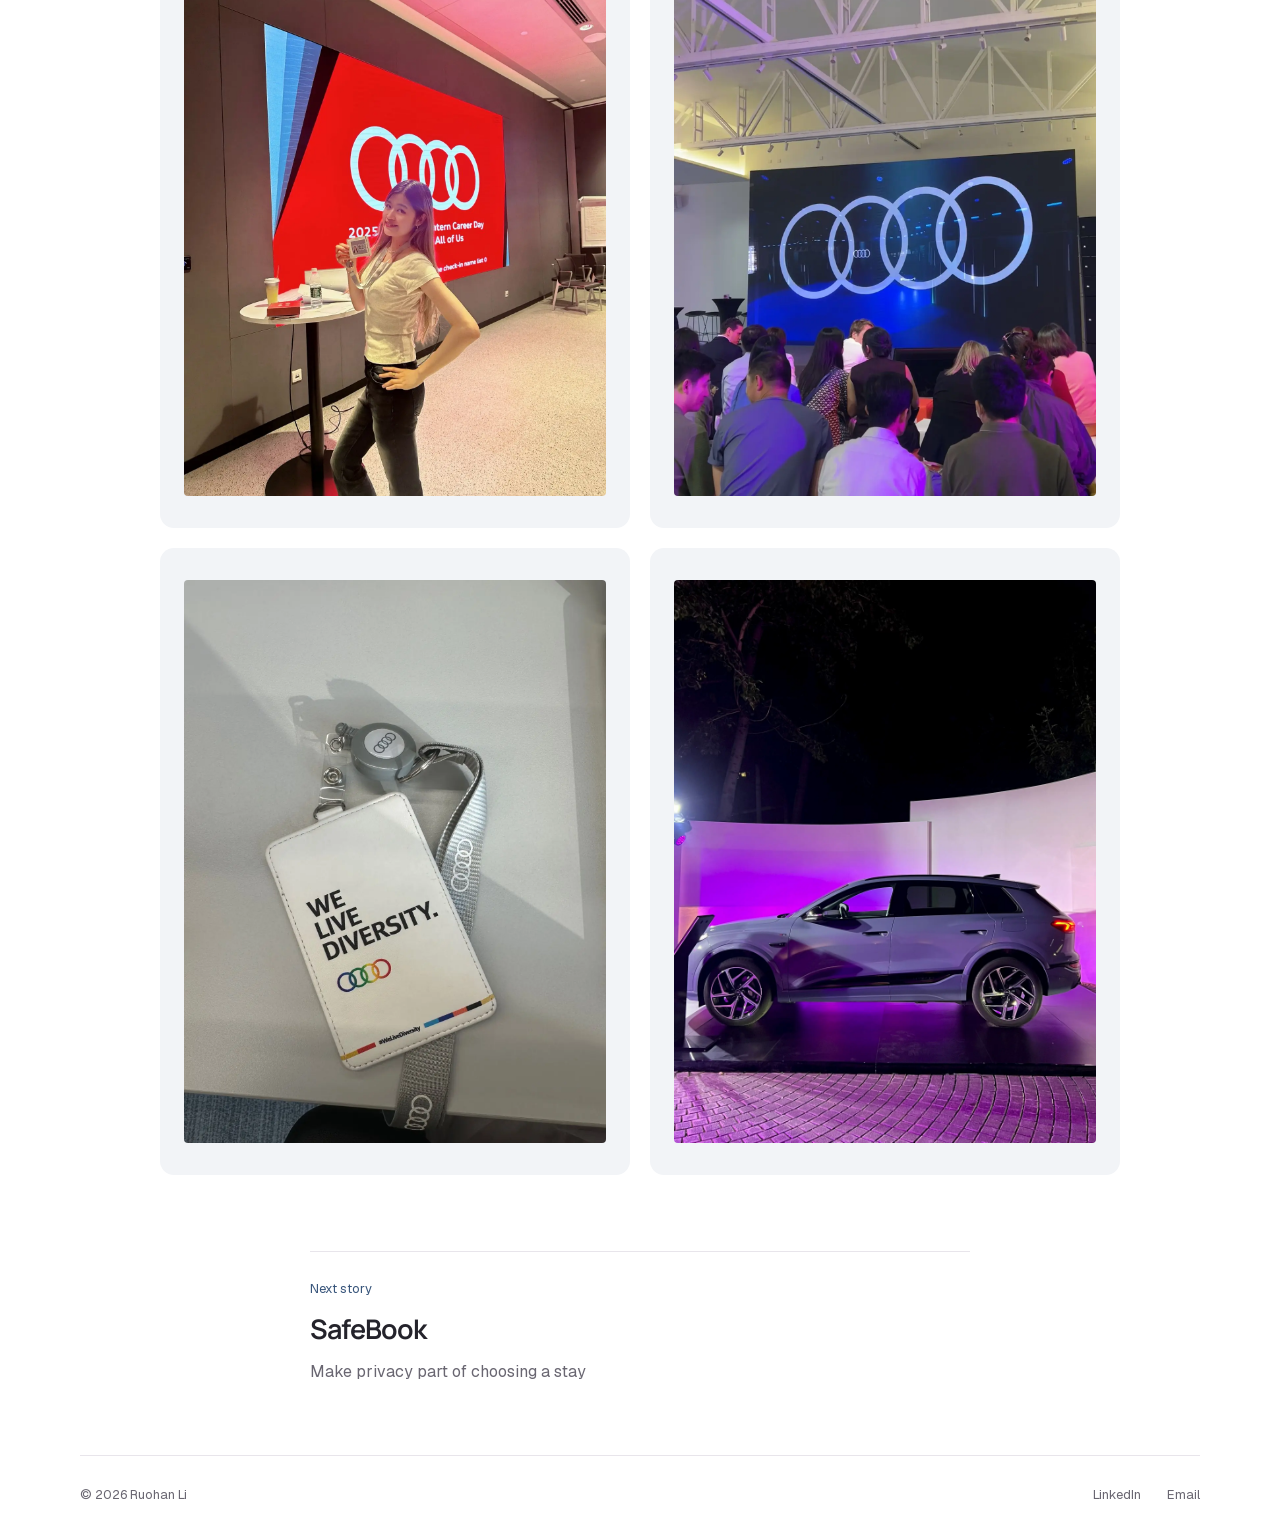
<file: audi.html>
<!DOCTYPE html>

<html data-theme="light" lang="en">
<head>
<meta charset="utf-8"/>
<meta content="width=device-width, initial-scale=1" name="viewport"/>
<meta content="Audi — A more personal rear-seat experience. A design case study by Ruohan Li." name="description"/>
<meta content="#ffffff" name="theme-color"/>
<title>Audi — A more personal rear-seat experience — Ruohan Li</title>
<link as="font" crossorigin="" href="assets/fonts/geist-latin.woff2" rel="preload" type="font/woff2"/>
<link as="font" crossorigin="" href="assets/fonts/manrope-latin.woff2" rel="preload" type="font/woff2"/>
<link href="portfolio-editorial.css?v=design-process-1" rel="stylesheet"/>
</head>
<body data-page="audi">
<a class="skip-link" href="#main">Skip to content</a>
<header class="site-nav"><div class="nav-inner"><a class="brand" href="index.html"><span aria-hidden="true" class="brand-flower">✳</span>Ruohan Li</a><nav aria-label="Primary navigation"><a href="index.html#work">Work</a><a href="about.html">About</a><a href="https://drive.google.com/file/d/1_ESqqSuW8EWoL18eo7HfkMHZ9Ujh4vVP/view?usp=sharing" rel="noreferrer" target="_blank">Résumé</a></nav></div></header>
<main class="article" id="main"><header class="article-header"><p class="article-kicker">HMI · Summer, 2025</p><h1 class="company-title">Audi</h1><p class="article-work-title">A more personal rear-seat experience</p><p class="article-dek">At Audi, I explored gesture, touch, and voice interactions that make rear-seat entertainment easier to control.</p><p class="byline">Ruohan Li</p><details class="project-details"><summary>Project details</summary><p>Role: UX Researcher UX Designer · Timeline: May 2025– Sep 2025 · Focus: Gesture · Settings Voice assistant · Team: HMI Design Engineering · PM</p></details></header><figure class="story-media article-cover" data-layout="board" style="--columns:1"><div class="media-grid"><div class="media-item" data-shape="landscape"><video aria-label="Audi intelligent cockpit experience" autoplay="" height="884" loop="" muted="" playsinline="" src="assets/audi/eb6116.mp4" width="1560"></video></div></div></figure><nav aria-label="Design process" class="process-nav" id="design-process"><p>Design process</p><ol><li><a href="#background"><span>01</span>Project context &amp; scope</a></li><li><a href="#gesture"><span>02</span>Competitive research &amp; gesture design</a></li><li><a href="#settings"><span>03</span>Information architecture &amp; prototyping</a></li><li><a href="#voice"><span>04</span>User research — AI voice opportunities</a></li><li><a href="#takeaways"><span>05</span>Reflection</a></li></ol></nav><section aria-labelledby="background-title" class="story-section" id="background"><h2 id="background-title"><span aria-hidden="true" class="step-number">01</span>Project context &amp; scope</h2><p class="step-insight">Design for the person and the car</p><p>The project focused on developing the in-car HMI experience for Audi’s new e-tron model targeted at the Asian market, where luxury users expect highly personalized, tech-driven interactions.</p><p>With the rise of electric mobility, the e-tron series aims to redefine in-car comfort through multi-modal interaction, combining gesture, touch, and voice controls to create an intuitive, human-centered interface. The design effort emphasized cultural adaptability, seamless digital integration, and premium aesthetics consistent with Audi’s global brand identity.</p><p>As a UX design intern on Audi’s HMI team, I worked with designers, engineers, and product managers on research, wireframes, and motion prototypes. I also shared design rationale with stakeholders in Germany. The work centered on gesture interaction, simpler settings navigation, and AI voice opportunities.</p><figure class="story-media" data-layout="board" style="--columns:1"><div class="media-grid"><div class="media-item" data-shape="wide"><button aria-label="Enlarge: Audi e-tron digital cockpit interface" class="media-open" type="button"><img alt="Audi e-tron digital cockpit interface" decoding="async" height="1130" loading="lazy" src="assets/audi/1f139d.webp" width="2850"/></button></div></div></figure></section><section aria-labelledby="gesture-title" class="story-section" id="gesture"><h2 id="gesture-title"><span aria-hidden="true" class="step-number">02</span>Competitive research &amp; gesture design</h2><p class="step-insight">Make gestures simple enough to remember</p><h3>Benchmarking automotive gesture systems</h3><p>I conducted a competitive analysis of in-air gesture systems across major automotive brands, including BMW, Mercedes-Benz, and NIO, to identify common interaction patterns and gaps in usability. Based on these findings, I helped define Audi’s gesture interaction logic and settings structure, outlining intuitive hand movements for core in-car functions such as media control and call management. This research informed the design direction for the Air Gesture Settings interface, ensuring consistency, simplicity, and seamless integration with Audi’s HMI ecosystem.</p><h3>Defining interaction rules</h3><p>I compared gesture vocabularies and feedback patterns, mapped memorable hand movements to media and call controls, and structured the settings so people could understand the gestures within Audi’s existing HMI.</p><figure class="story-media" data-layout="paired" style="--columns:2"><div class="media-grid"><div class="media-item" data-shape="landscape"><button aria-label="Enlarge: Competitive analysis of automotive air gestures" class="media-open" type="button"><img alt="Competitive analysis of automotive air gestures" decoding="async" height="1798" loading="lazy" src="assets/audi/510b7a.webp" width="2332"/></button></div><div class="media-item" data-shape="landscape"><button aria-label="Enlarge: Audi air gesture settings wireframe" class="media-open" type="button"><img alt="Audi air gesture settings wireframe" decoding="async" height="708" loading="lazy" src="assets/audi/cc0f59.webp" width="906"/></button></div></div></figure></section><section aria-labelledby="settings-title" class="story-section" id="settings"><h2 id="settings-title"><span aria-hidden="true" class="step-number">03</span>Information architecture &amp; prototyping</h2><p class="step-insight">Reduce the work of finding a setting</p><h3>Auditing and reorganizing settings</h3><p>For the settings redesign, I analyzed the existing information architecture of Audi’s rear-seat entertainment system to identify redundant paths and overly complex menu hierarchies. Working closely with the German HMI and product management teams, I aligned design priorities and ensured consistency with Audi’s design language. I then created wireframes and interactive prototypes to reorganize categories, simplify navigation, and reduce cognitive load for users.</p><h3>Wireframes and interactive prototypes</h3><p>The prototypes made sound and vehicle settings easier to scan by removing duplicated paths, clarifying categories, and reducing unnecessary navigation depth.</p><figure class="story-media" data-layout="board" style="--columns:1"><div class="media-grid"><div class="media-item" data-shape="landscape"><button aria-label="Enlarge: Settings information architecture and interaction flow" class="media-open" type="button"><img alt="Settings information architecture and interaction flow" decoding="async" height="1368" loading="lazy" src="assets/audi/20d365.webp" width="2868"/></button></div><div class="media-item" data-shape="landscape"><button aria-label="Enlarge: Rear-seat sound settings wireframe exploration" class="media-open" type="button"><img alt="Rear-seat sound settings wireframe exploration" decoding="async" height="804" loading="lazy" src="assets/audi/50f3e0.webp" width="1820"/></button></div><div class="media-item" data-shape="square"><button aria-label="Enlarge: Rear-seat sound settings prototype" class="media-open" type="button"><img alt="Rear-seat sound settings prototype" decoding="async" height="644" loading="lazy" src="assets/audi/14971a.webp" width="588"/></button></div></div></figure></section><section aria-labelledby="voice-title" class="story-section" id="voice"><h2 id="voice-title"><span aria-hidden="true" class="step-number">04</span>User research — AI voice opportunities</h2><p class="step-insight">Offer help without taking control</p><h3>Survey, interviews, and synthesis</h3><p>For this concept, I explored opportunities to enhance Audi’s in-car voice assistant by integrating proactive yet transparent AI behaviors. I analyzed existing interaction flows to identify moments where contextual suggestions could assist users without interrupting their sense of control. I organized both quantitative and qualitative research questions, then conducted a 20-question user survey to gather actionable insights on usability and preferences. After collecting data, I collaborated with the HMI design team to synthesize survey and interview results.</p><figure class="story-media" data-layout="board" style="--columns:1"><div class="media-grid"><div class="media-item" data-shape="landscape"><button aria-label="Enlarge: Voice assistant user research data bank" class="media-open" type="button"><img alt="Voice assistant user research data bank" decoding="async" height="334" loading="lazy" src="assets/audi/7bde8e.webp" width="676"/></button></div></div></figure></section><section aria-labelledby="takeaways-title" class="story-section" id="takeaways"><h2 id="takeaways-title"><span aria-hidden="true" class="step-number">05</span>Reflection</h2><p class="step-insight">Design beyond the screen</p><p>HMI brought gestures, physical surroundings, safety, and multi-sensory feedback into the same design problem. I learned to balance new ideas with interactions that are feasible in motion, and to consider cognitive load and situational awareness under real-world constraints.</p><figure class="story-media personal-photos" data-layout="paired" style="--columns:2"><div class="media-grid"><div class="media-item" data-shape="square"><button aria-label="Enlarge: Ruohan at Audi intern career day" class="media-open" type="button"><img alt="Ruohan at Audi intern career day" decoding="async" height="1706" loading="lazy" src="assets/audi/05dc14.webp" width="1280"/></button></div><div class="media-item" data-shape="portrait"><button aria-label="Enlarge: Audi team event and presentation" class="media-open" type="button"><img alt="Audi team event and presentation" decoding="async" height="1707" loading="lazy" src="assets/audi/db8f61.webp" width="1280"/></button></div><div class="media-item" data-shape="square"><button aria-label="Enlarge: Audi internship moment" class="media-open" type="button"><img alt="Audi internship moment" decoding="async" height="1706" loading="lazy" src="assets/audi/d47784.webp" width="1280"/></button></div><div class="media-item" data-shape="square"><button aria-label="Enlarge: Audi vehicle showcase" class="media-open" type="button"><img alt="Audi vehicle showcase" decoding="async" height="2560" loading="lazy" src="assets/audi/f710cd.webp" width="1920"/></button></div></div></figure></section><aside class="next-story"><p>Next story</p><a href="safebook.html">SafeBook</a><p class="next-focus">Make privacy part of choosing a stay</p></aside></main>
<footer class="site-footer"><span>© 2026 Ruohan Li</span><div><a href="http://www.linkedin.com/in/ruohan-kitty-li/" rel="noreferrer" target="_blank">LinkedIn</a><a href="mailto:ruohli@uw.edu">Email</a></div></footer>
<dialog aria-label="Project image viewer" class="media-lightbox">
<button aria-label="Close image" class="viewer-close" type="button">
<svg aria-hidden="true" viewbox="0 0 24 24"><path d="m6 6 12 12M18 6 6 18"></path></svg>
</button>
<div class="viewer-image"></div>
<div class="viewer-caption"><p></p><a rel="noreferrer" target="_blank">Open full size</a></div>
<nav aria-label="Photography navigation" class="photo-controls" hidden="">
<button class="photo-previous" type="button">Previous</button>
<span aria-atomic="true" aria-live="polite" class="photo-position"></span>
<button class="photo-next" type="button">Next</button>
</nav>
</dialog>
<script defer="" src="portfolio-interactions.js?v=company-gallery-1"></script>
</body></html>
</file>
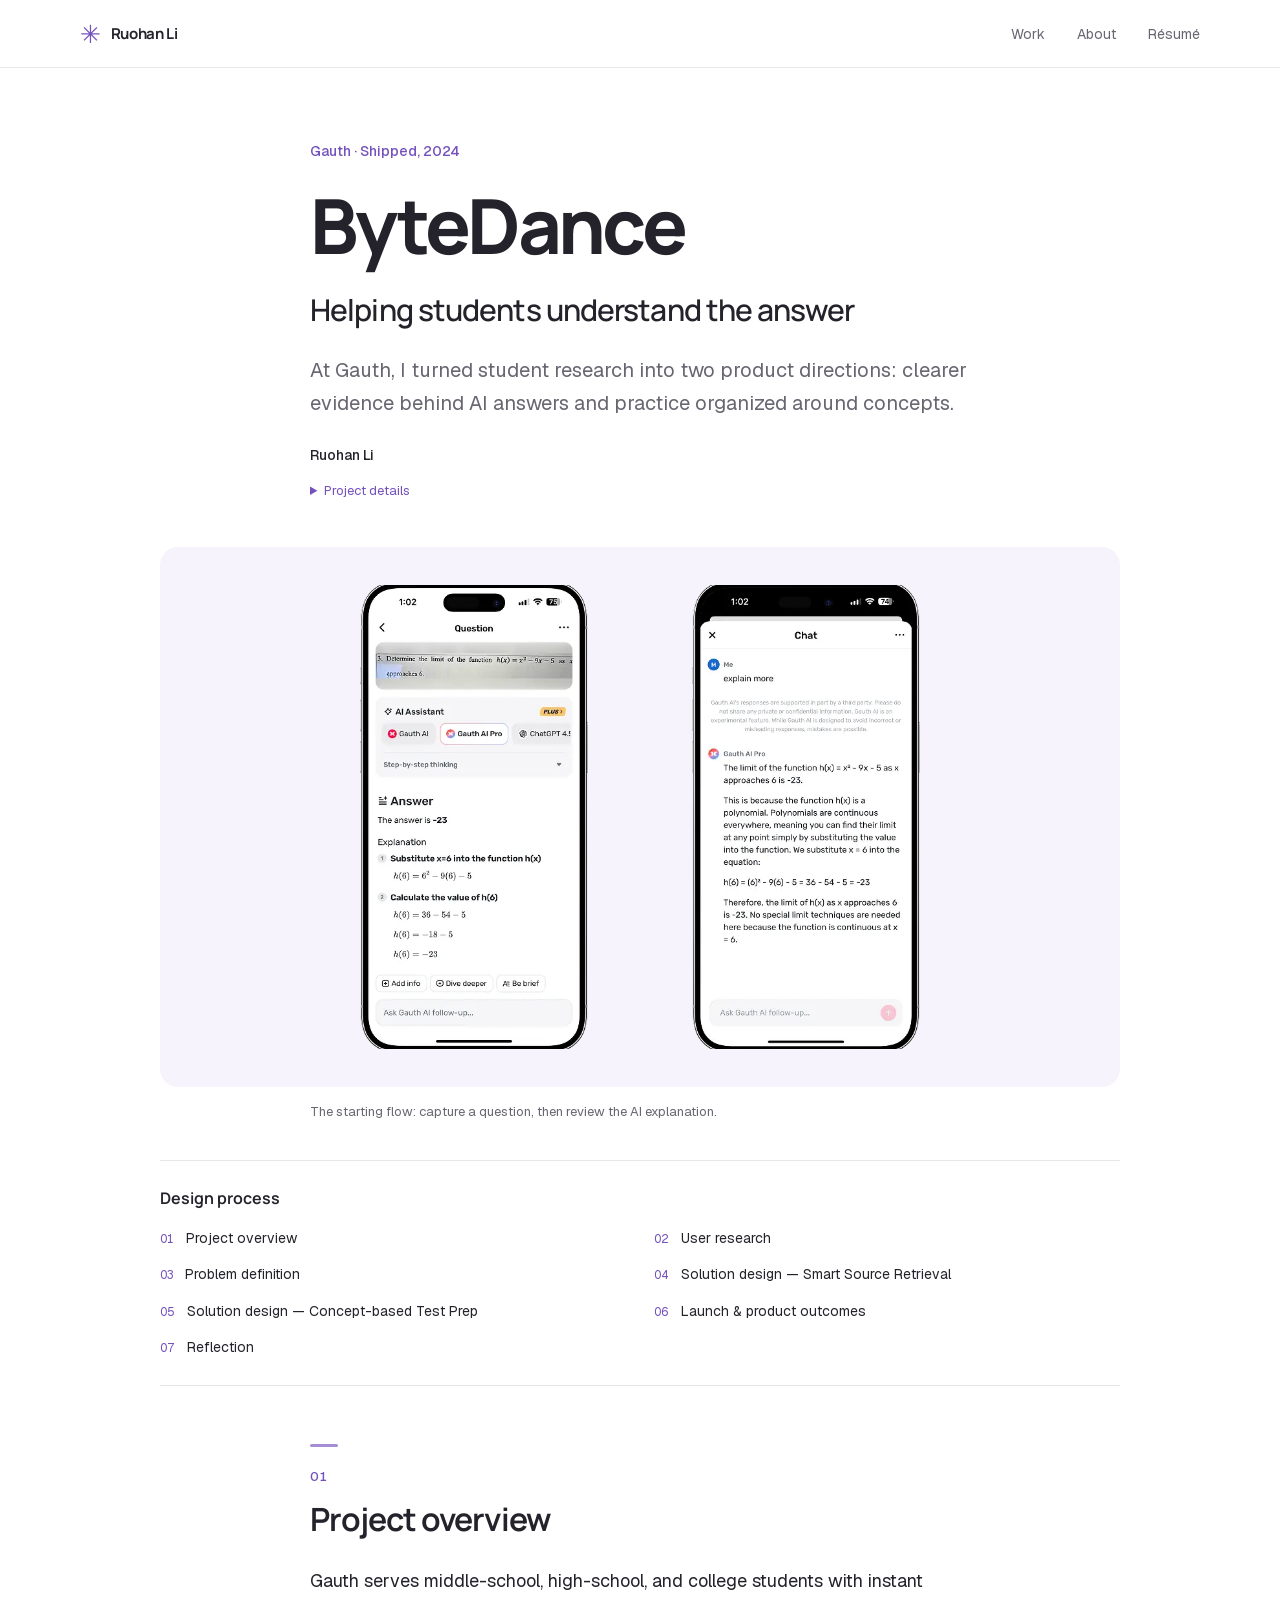
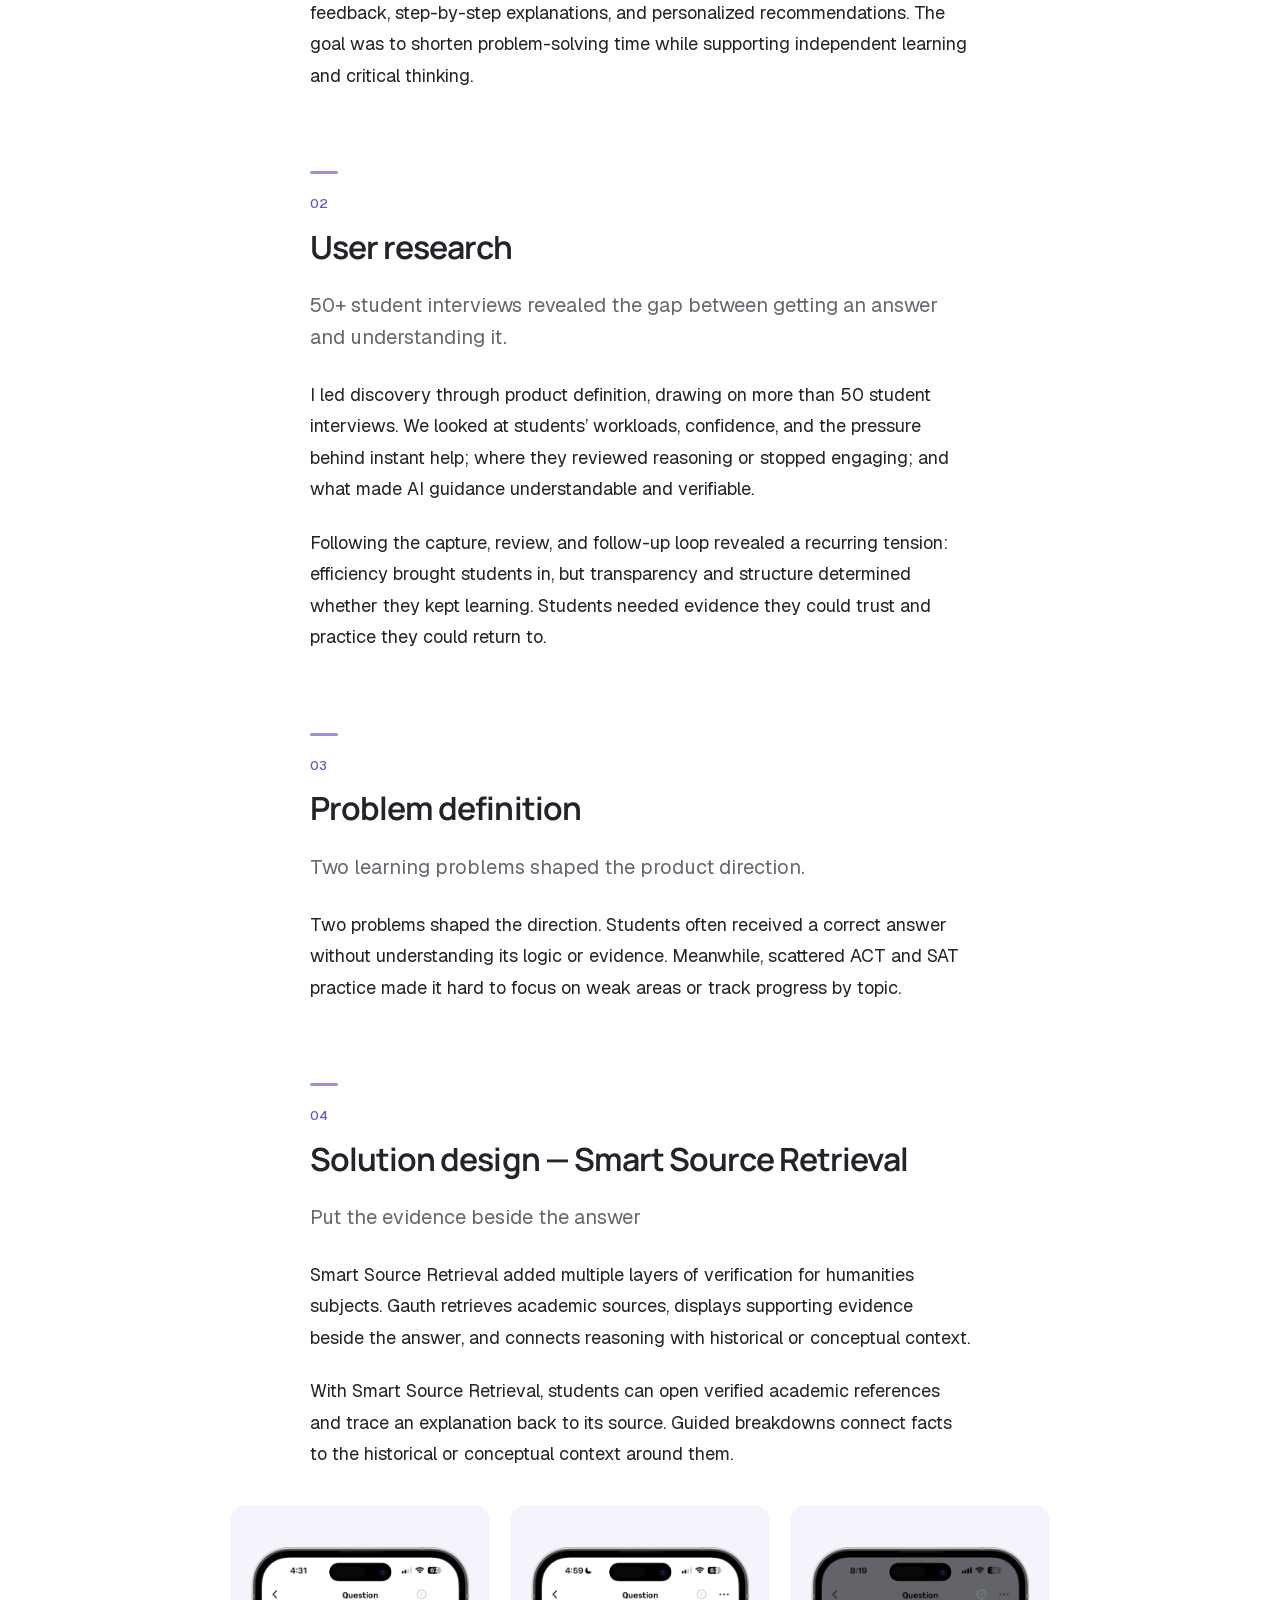
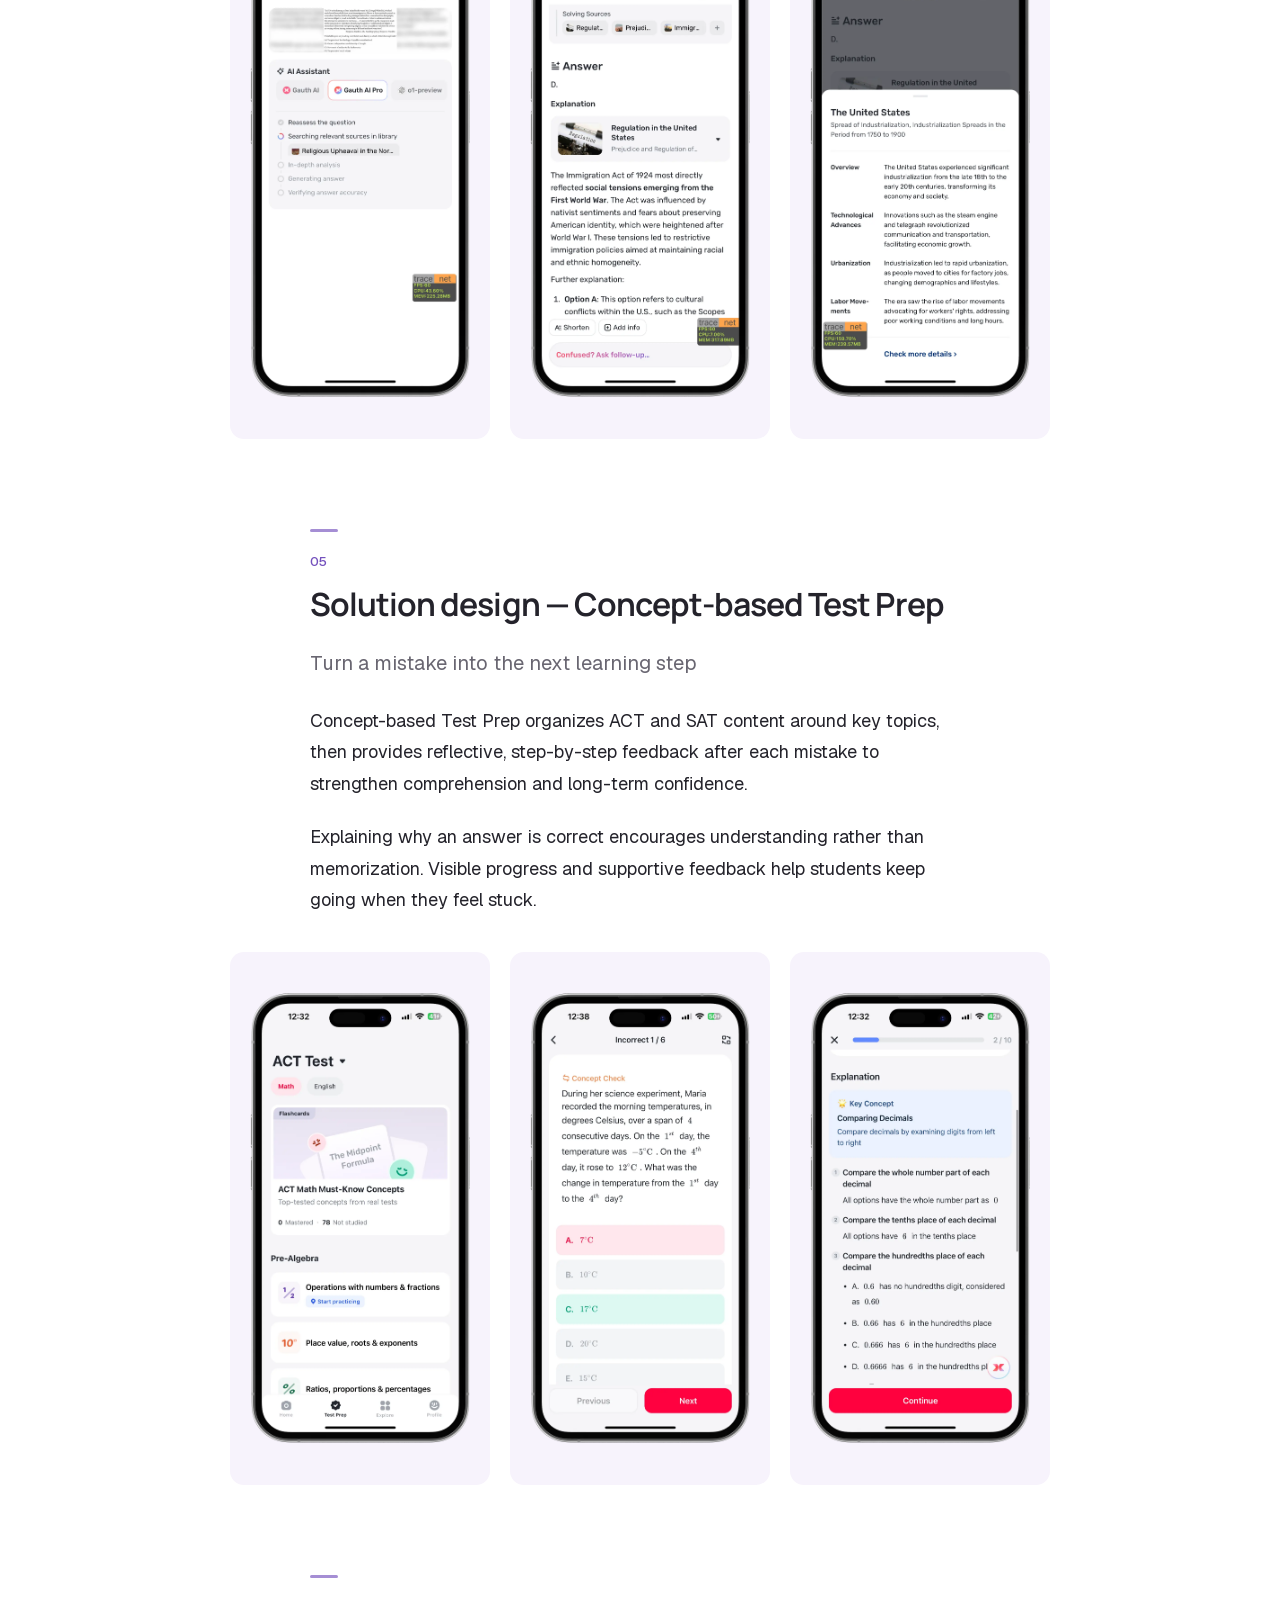
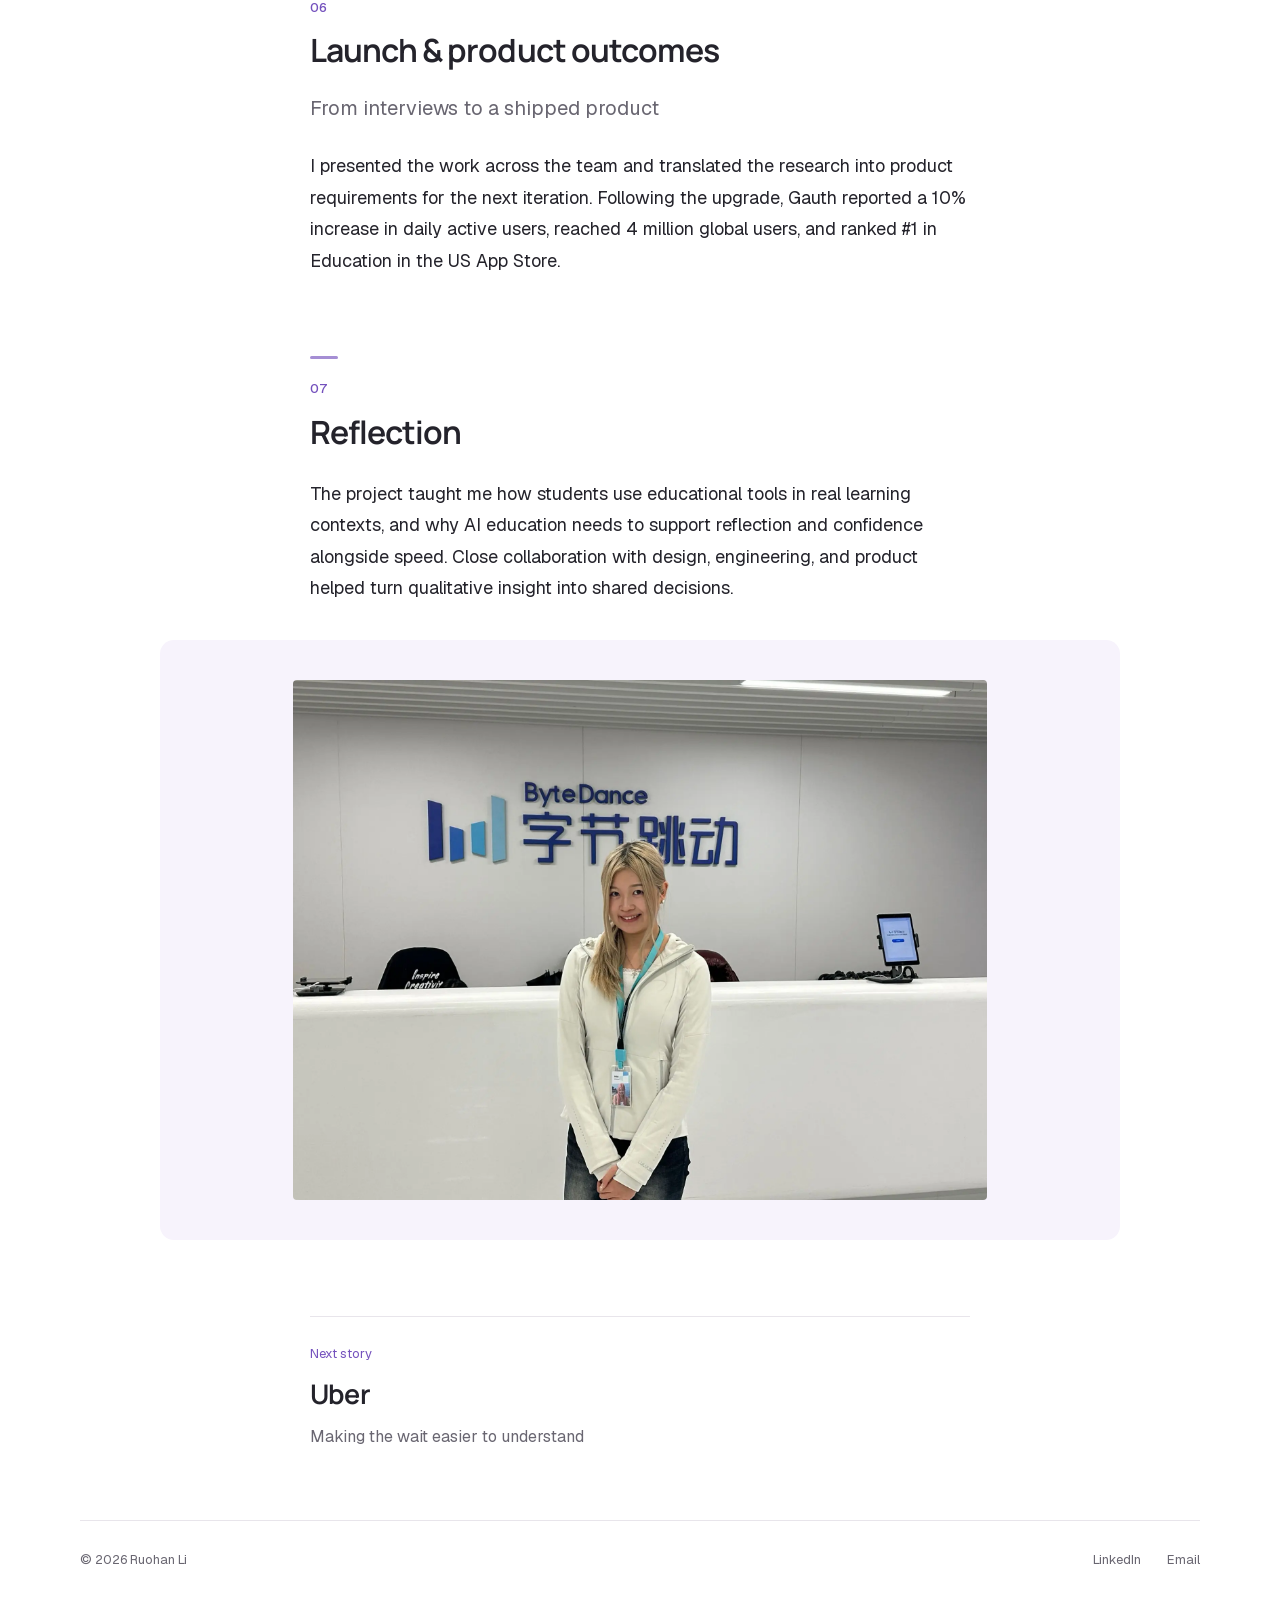
<file: bytedance.html>
<!DOCTYPE html>

<html data-theme="light" lang="en">
<head>
<meta charset="utf-8"/>
<meta content="width=device-width, initial-scale=1" name="viewport"/>
<meta content="ByteDance — Helping students understand the answer. A design case study by Ruohan Li." name="description"/>
<meta content="#ffffff" name="theme-color"/>
<title>ByteDance — Helping students understand the answer — Ruohan Li</title>
<link as="font" crossorigin="" href="assets/fonts/geist-latin.woff2" rel="preload" type="font/woff2"/>
<link as="font" crossorigin="" href="assets/fonts/manrope-latin.woff2" rel="preload" type="font/woff2"/>
<link href="portfolio-editorial.css?v=design-process-1" rel="stylesheet"/>
</head>
<body data-page="bytedance">
<a class="skip-link" href="#main">Skip to content</a>
<header class="site-nav"><div class="nav-inner"><a class="brand" href="index.html"><span aria-hidden="true" class="brand-flower">✳</span>Ruohan Li</a><nav aria-label="Primary navigation"><a href="index.html#work">Work</a><a href="about.html">About</a><a href="https://drive.google.com/file/d/1_ESqqSuW8EWoL18eo7HfkMHZ9Ujh4vVP/view?usp=sharing" rel="noreferrer" target="_blank">Résumé</a></nav></div></header>
<main class="article" id="main"><header class="article-header"><p class="article-kicker">Gauth · Shipped, 2024</p><h1 class="company-title">ByteDance</h1><p class="article-work-title">Helping students understand the answer</p><p class="article-dek">At Gauth, I turned student research into two product directions: clearer evidence behind AI answers and practice organized around concepts.</p><p class="byline">Ruohan Li</p><details class="project-details"><summary>Project details</summary><p>Role: UX Researcher Product Designer · Timeline: Sep–Dec 2024 · Scope: Research · Strategy UX/UI · PRD · Team: Product · Design Engineering</p></details></header><figure class="story-media article-cover" data-layout="paired" style="--columns:2"><div class="media-grid"><div class="media-item" data-shape="portrait"><button aria-label="Enlarge: Student photographs an academic question in Gauth" class="media-open" type="button"><img alt="Student photographs an academic question in Gauth" decoding="async" height="730" loading="lazy" src="assets/bytedance/task-01.webp" width="352"/></button></div><div class="media-item" data-shape="portrait"><button aria-label="Enlarge: Student reviews an AI-generated explanation in Gauth" class="media-open" type="button"><img alt="Student reviews an AI-generated explanation in Gauth" decoding="async" height="730" loading="lazy" src="assets/bytedance/task-02.webp" width="353"/></button></div></div><figcaption>The starting flow: capture a question, then review the AI explanation.</figcaption></figure><nav aria-label="Design process" class="process-nav" id="design-process"><p>Design process</p><ol><li><a href="#overview"><span>01</span>Project overview</a></li><li><a href="#research"><span>02</span>User research</a></li><li><a href="#problem-definition"><span>03</span>Problem definition</a></li><li><a href="#sources"><span>04</span>Solution design — Smart Source Retrieval</a></li><li><a href="#practice"><span>05</span>Solution design — Concept-based Test Prep</a></li><li><a href="#impact"><span>06</span>Launch &amp; product outcomes</a></li><li><a href="#reflection"><span>07</span>Reflection</a></li></ol></nav><section aria-labelledby="overview-title" class="story-section" id="overview"><h2 id="overview-title"><span aria-hidden="true" class="step-number">01</span>Project overview</h2><p>Gauth serves middle-school, high-school, and college students with instant feedback, step-by-step explanations, and personalized recommendations. The goal was to shorten problem-solving time while supporting independent learning and critical thinking.</p></section><section aria-labelledby="research-title" class="story-section" id="research"><h2 id="research-title"><span aria-hidden="true" class="step-number">02</span>User research</h2><p class="step-insight">50+ student interviews revealed the gap between getting an answer and understanding it.</p><p>I led discovery through product definition, drawing on more than 50 student interviews. We looked at students’ workloads, confidence, and the pressure behind instant help; where they reviewed reasoning or stopped engaging; and what made AI guidance understandable and verifiable.</p><p>Following the capture, review, and follow-up loop revealed a recurring tension: efficiency brought students in, but transparency and structure determined whether they kept learning. Students needed evidence they could trust and practice they could return to.</p></section><section aria-labelledby="problem-definition-title" class="story-section" id="problem-definition"><h2 id="problem-definition-title"><span aria-hidden="true" class="step-number">03</span>Problem definition</h2><p class="step-insight">Two learning problems shaped the product direction.</p><p>Two problems shaped the direction. Students often received a correct answer without understanding its logic or evidence. Meanwhile, scattered ACT and SAT practice made it hard to focus on weak areas or track progress by topic.</p></section><section aria-labelledby="sources-title" class="story-section" id="sources"><h2 id="sources-title"><span aria-hidden="true" class="step-number">04</span>Solution design — Smart Source Retrieval</h2><p class="step-insight">Put the evidence beside the answer</p><p>Smart Source Retrieval added multiple layers of verification for humanities subjects. Gauth retrieves academic sources, displays supporting evidence beside the answer, and connects reasoning with historical or conceptual context.</p><p>With Smart Source Retrieval, students can open verified academic references and trace an explanation back to its source. Guided breakdowns connect facts to the historical or conceptual context around them.</p><figure class="story-media phones" data-layout="phones" style="--columns:3"><div class="media-grid"><div class="media-item" data-shape="portrait"><button aria-label="Enlarge: Gauth answer with supporting evidence" class="media-open" type="button"><img alt="Gauth answer with supporting evidence" decoding="async" height="2000" loading="lazy" src="assets/bytedance/source-01.webp" width="978"/></button></div><div class="media-item" data-shape="portrait"><button aria-label="Enlarge: Gauth verified source access" class="media-open" type="button"><img alt="Gauth verified source access" decoding="async" height="2000" loading="lazy" src="assets/bytedance/source-02.webp" width="978"/></button></div><div class="media-item" data-shape="portrait"><button aria-label="Enlarge: Gauth humanities concept breakdown" class="media-open" type="button"><img alt="Gauth humanities concept breakdown" decoding="async" height="2000" loading="lazy" src="assets/bytedance/source-03.webp" width="978"/></button></div></div></figure></section><section aria-labelledby="practice-title" class="story-section" id="practice"><h2 id="practice-title"><span aria-hidden="true" class="step-number">05</span>Solution design — Concept-based Test Prep</h2><p class="step-insight">Turn a mistake into the next learning step</p><p>Concept-based Test Prep organizes ACT and SAT content around key topics, then provides reflective, step-by-step feedback after each mistake to strengthen comprehension and long-term confidence.</p><p>Explaining why an answer is correct encourages understanding rather than memorization. Visible progress and supportive feedback help students keep going when they feel stuck.</p><figure class="story-media phones" data-layout="phones" style="--columns:3"><div class="media-grid"><div class="media-item" data-shape="portrait"><button aria-label="Enlarge: Gauth concept-based practice interface" class="media-open" type="button"><img alt="Gauth concept-based practice interface" decoding="async" height="2000" loading="lazy" src="assets/bytedance/practice-01.webp" width="978"/></button></div><div class="media-item" data-shape="portrait"><button aria-label="Enlarge: Gauth step-by-step feedback interface" class="media-open" type="button"><img alt="Gauth step-by-step feedback interface" decoding="async" height="2000" loading="lazy" src="assets/bytedance/practice-02.webp" width="978"/></button></div><div class="media-item" data-shape="portrait"><button aria-label="Enlarge: Gauth learning progress interface" class="media-open" type="button"><img alt="Gauth learning progress interface" decoding="async" height="2000" loading="lazy" src="assets/bytedance/practice-03.webp" width="978"/></button></div></div></figure></section><section aria-labelledby="impact-title" class="story-section" id="impact"><h2 id="impact-title"><span aria-hidden="true" class="step-number">06</span>Launch &amp; product outcomes</h2><p class="step-insight">From interviews to a shipped product</p><p>I presented the work across the team and translated the research into product requirements for the next iteration. Following the upgrade, Gauth reported a 10% increase in daily active users, reached 4 million global users, and ranked #1 in Education in the US App Store.</p></section><section aria-labelledby="reflection-title" class="story-section" id="reflection"><h2 id="reflection-title"><span aria-hidden="true" class="step-number">07</span>Reflection</h2><p>The project taught me how students use educational tools in real learning contexts, and why AI education needs to support reflection and confidence alongside speed. Close collaboration with design, engineering, and product helped turn qualitative insight into shared decisions.</p><figure class="story-media personal-photo" data-layout="board" style="--columns:1"><div class="media-grid"><div class="media-item" data-shape="landscape"><button aria-label="Enlarge: Ruohan's ByteDance project reflection" class="media-open" type="button"><img alt="Ruohan's ByteDance project reflection" decoding="async" height="1536" loading="lazy" src="assets/bytedance/reflection.webp" width="2048"/></button></div></div></figure></section><aside class="next-story"><p>Next story</p><a href="uber.html">Uber</a><p class="next-focus">Making the wait easier to understand</p></aside></main>
<footer class="site-footer"><span>© 2026 Ruohan Li</span><div><a href="http://www.linkedin.com/in/ruohan-kitty-li/" rel="noreferrer" target="_blank">LinkedIn</a><a href="mailto:ruohli@uw.edu">Email</a></div></footer>
<dialog aria-label="Project image viewer" class="media-lightbox">
<button aria-label="Close image" class="viewer-close" type="button">
<svg aria-hidden="true" viewbox="0 0 24 24"><path d="m6 6 12 12M18 6 6 18"></path></svg>
</button>
<div class="viewer-image"></div>
<div class="viewer-caption"><p></p><a rel="noreferrer" target="_blank">Open full size</a></div>
<nav aria-label="Photography navigation" class="photo-controls" hidden="">
<button class="photo-previous" type="button">Previous</button>
<span aria-atomic="true" aria-live="polite" class="photo-position"></span>
<button class="photo-next" type="button">Next</button>
</nav>
</dialog>
<script defer="" src="portfolio-interactions.js?v=company-gallery-1"></script>
</body></html>
</file>
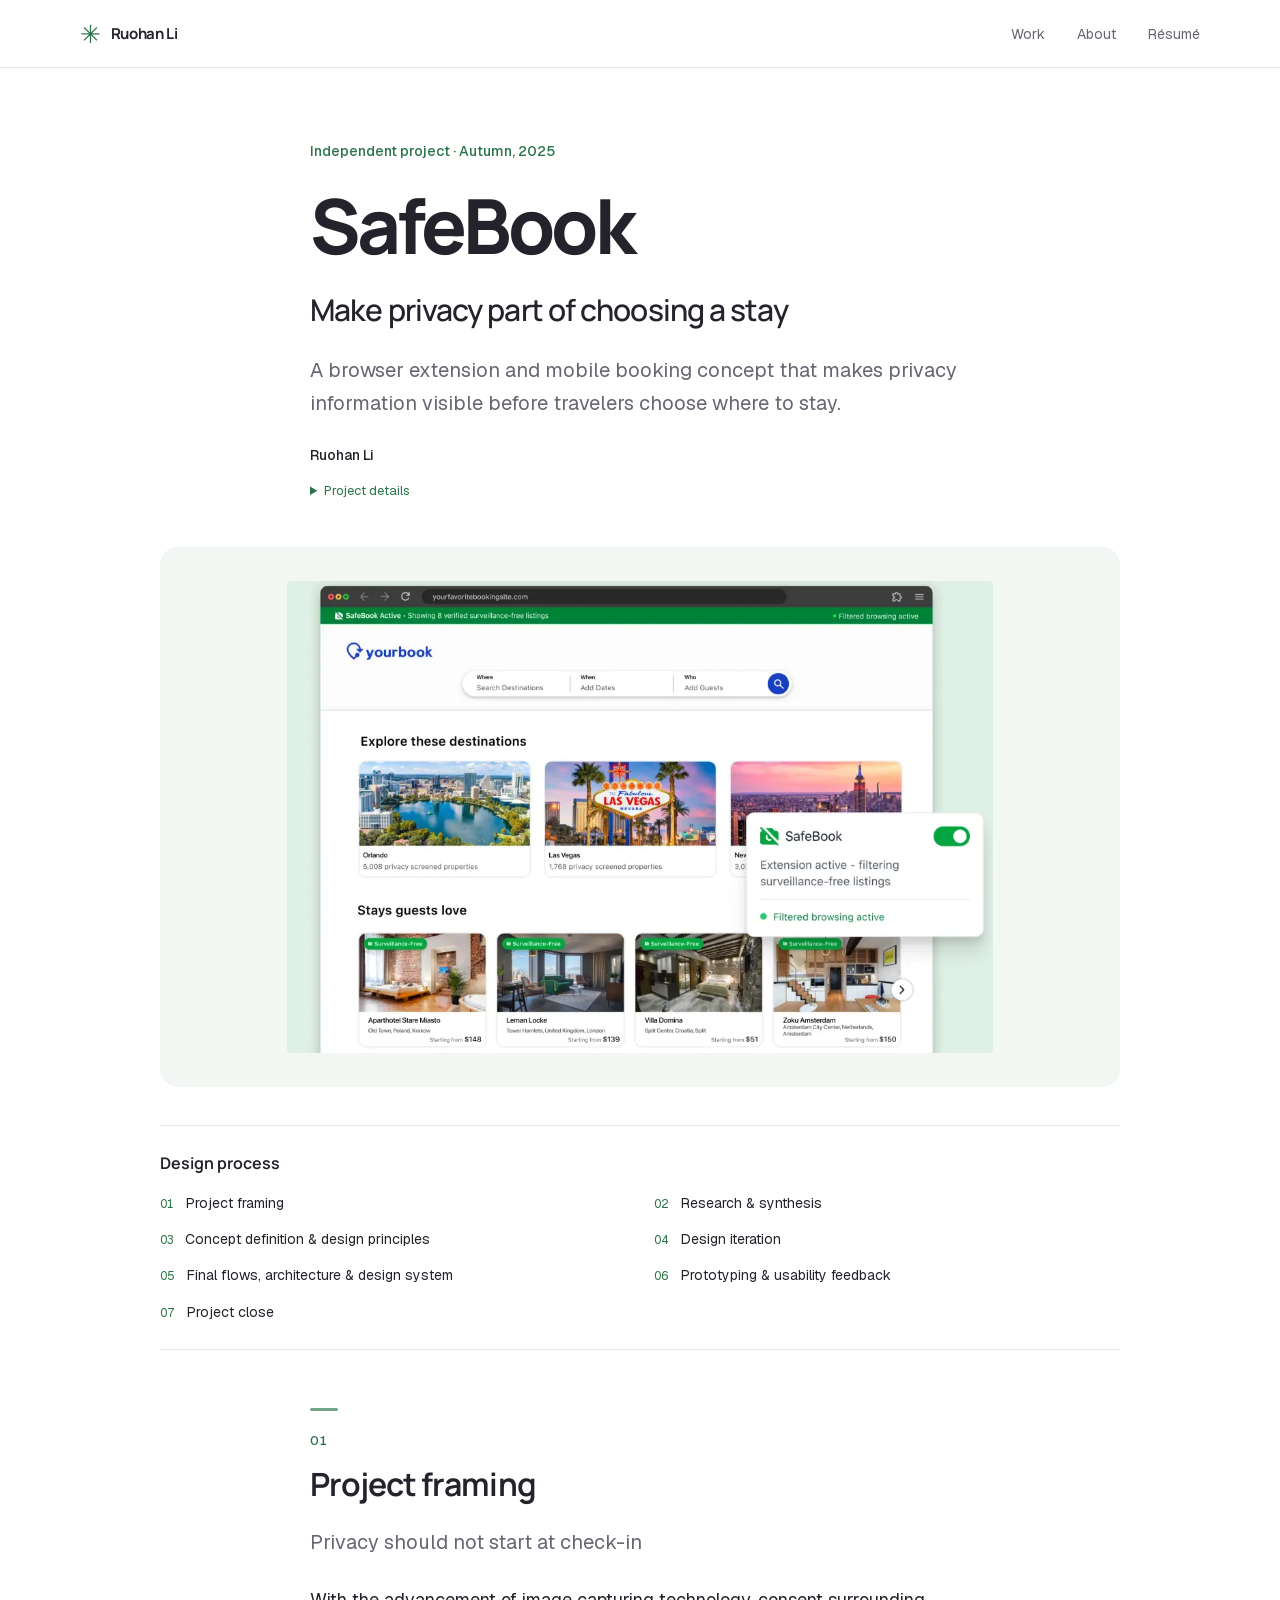
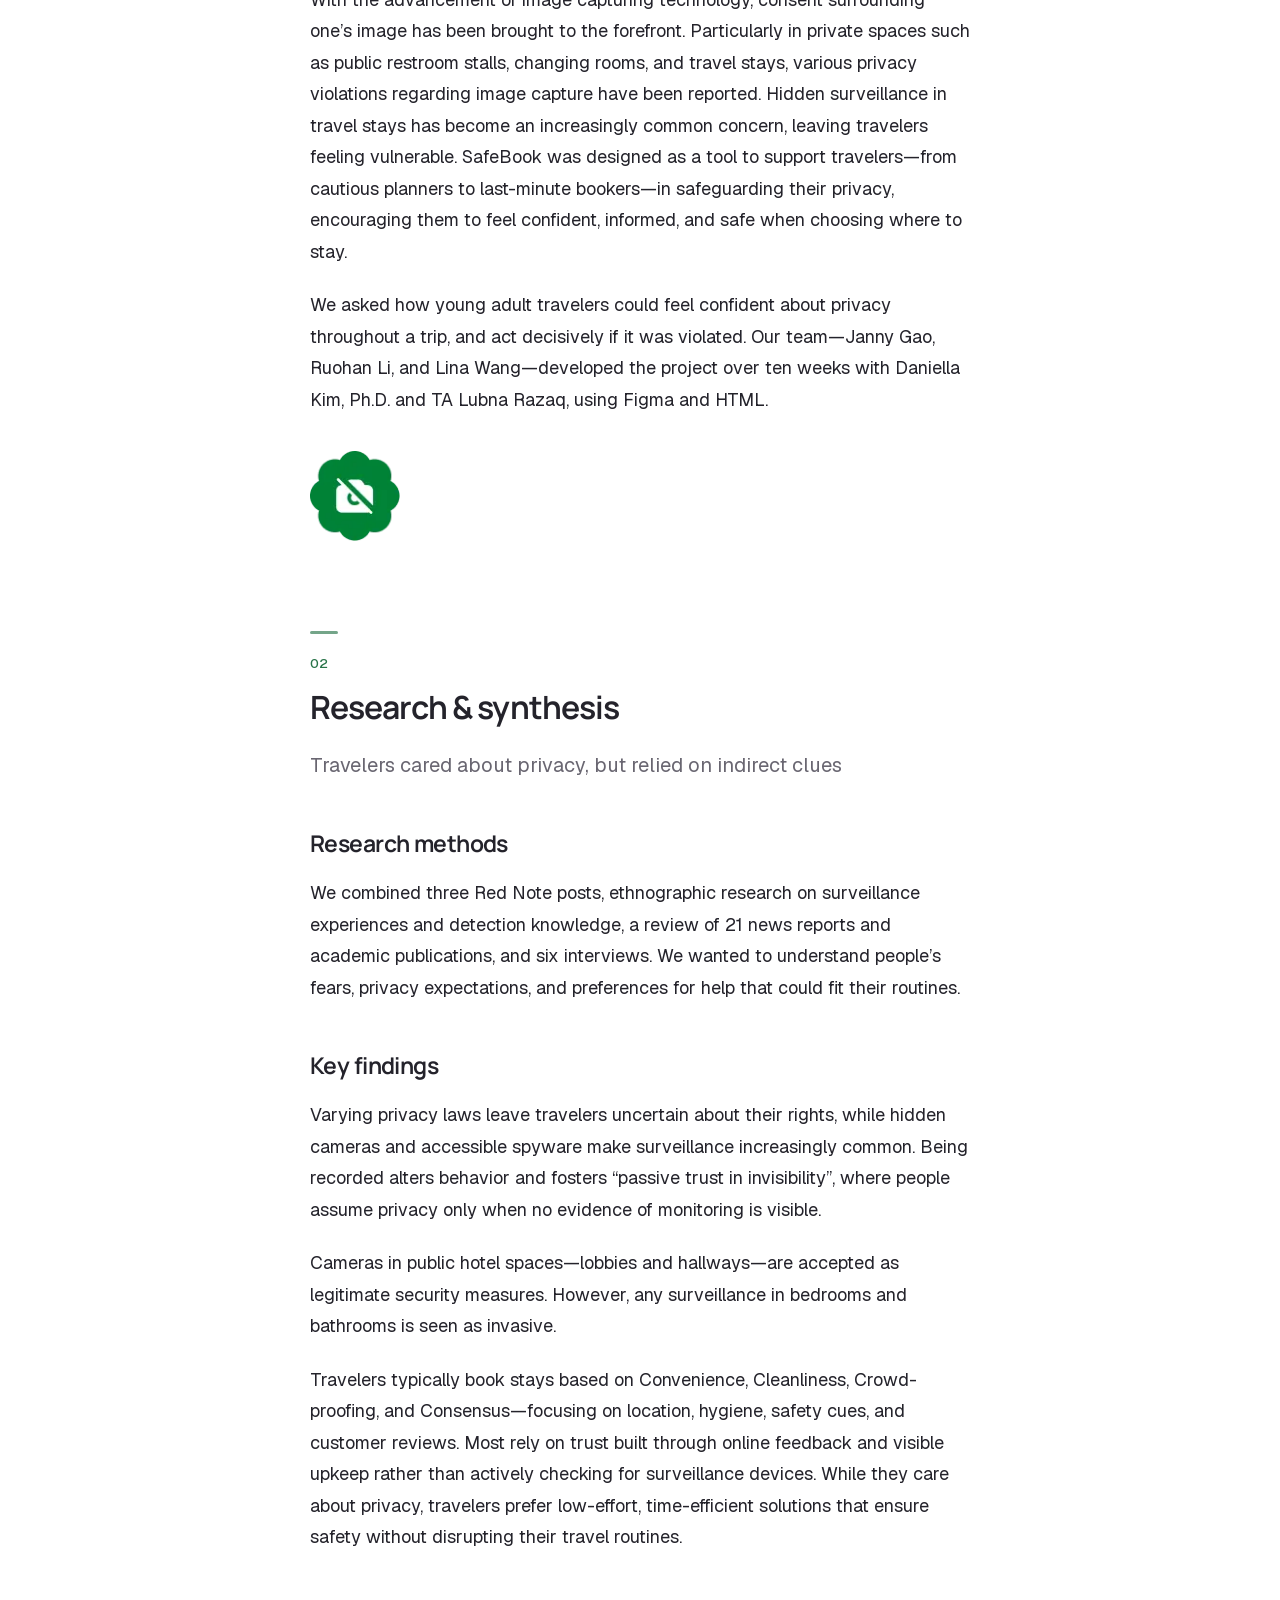
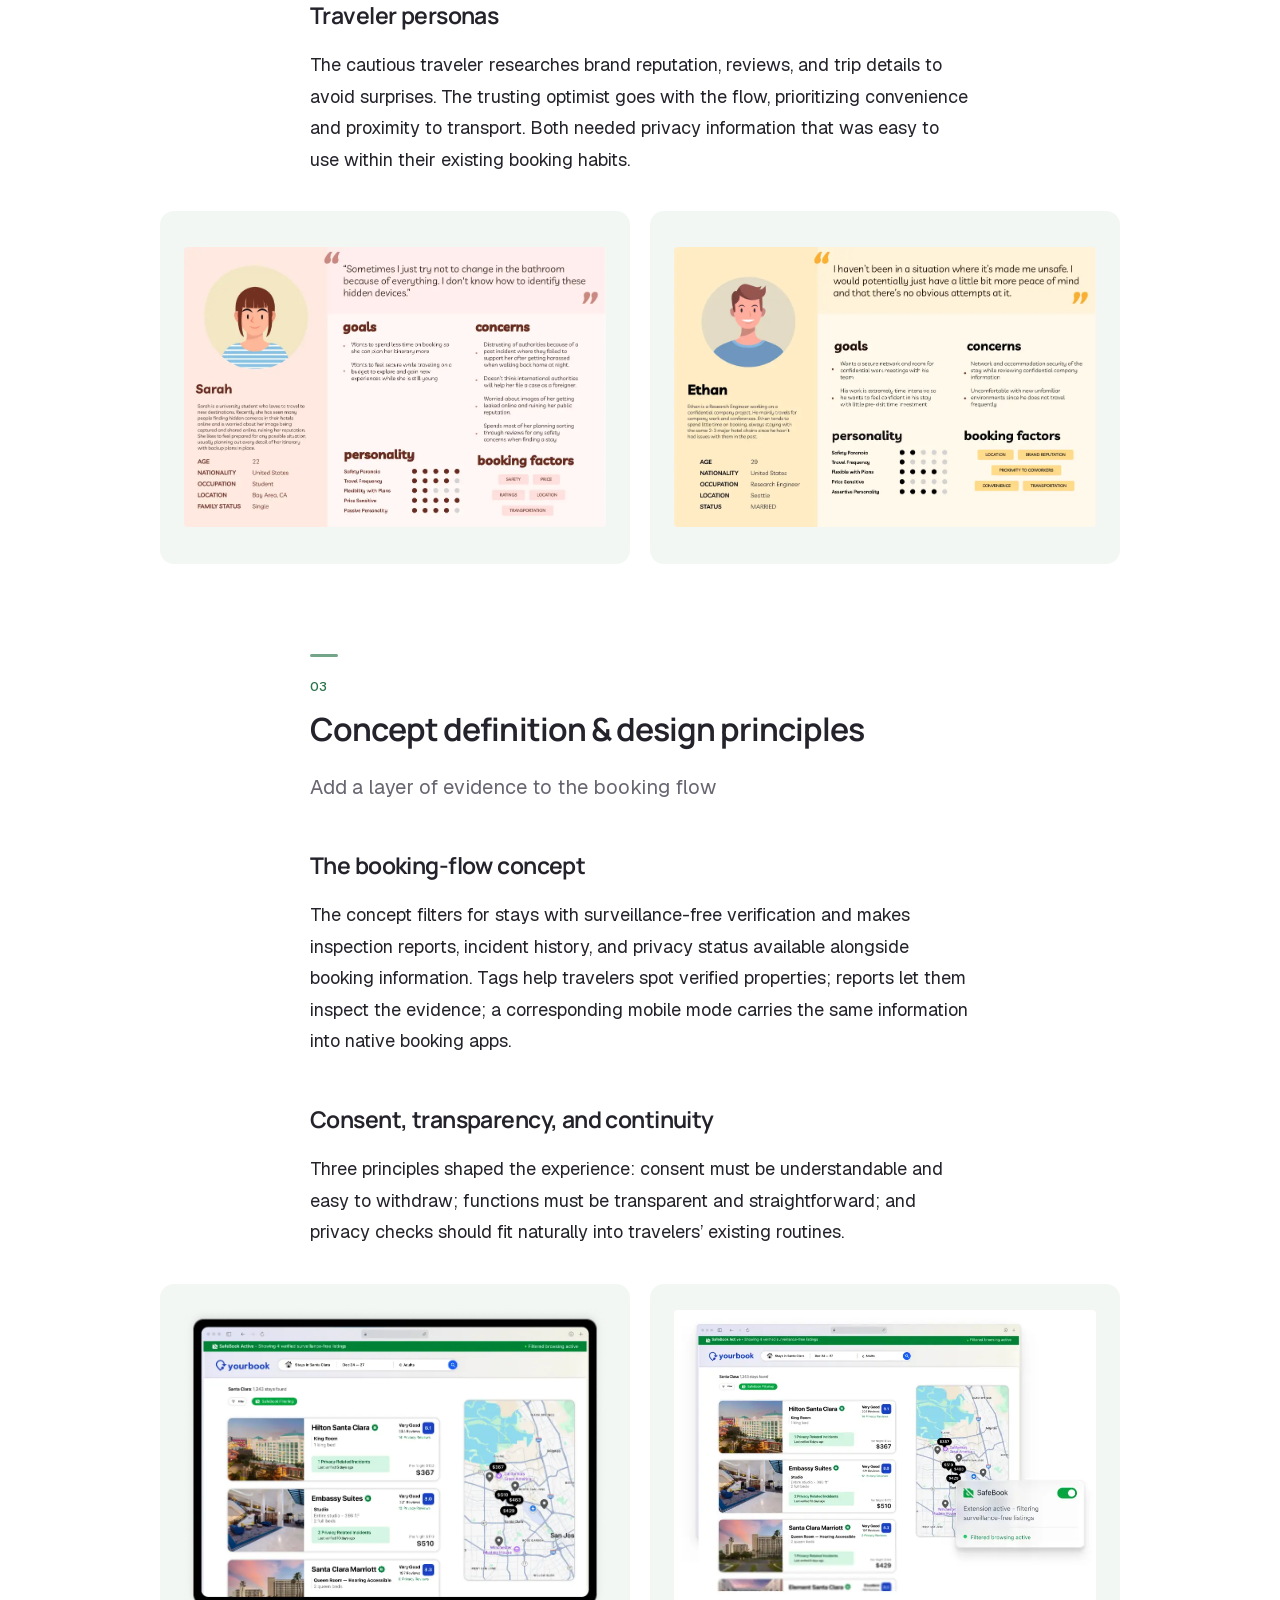
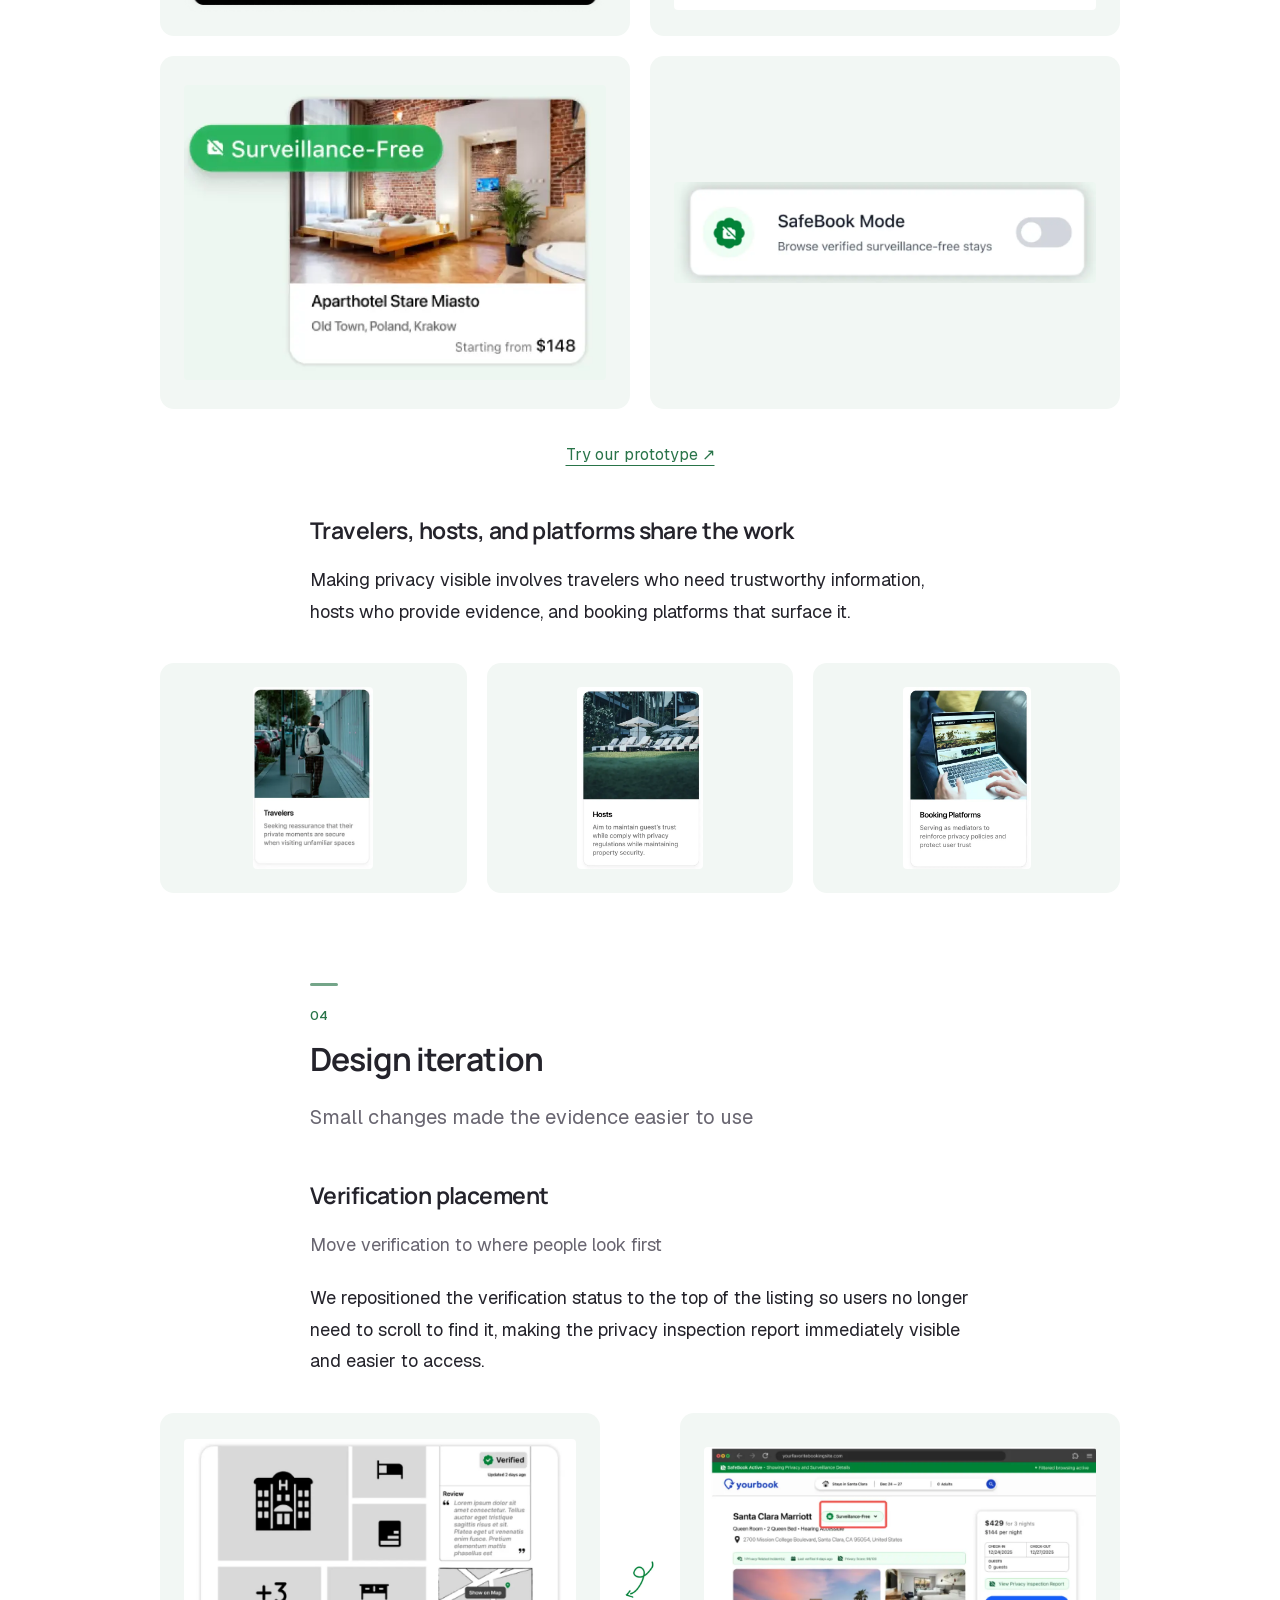
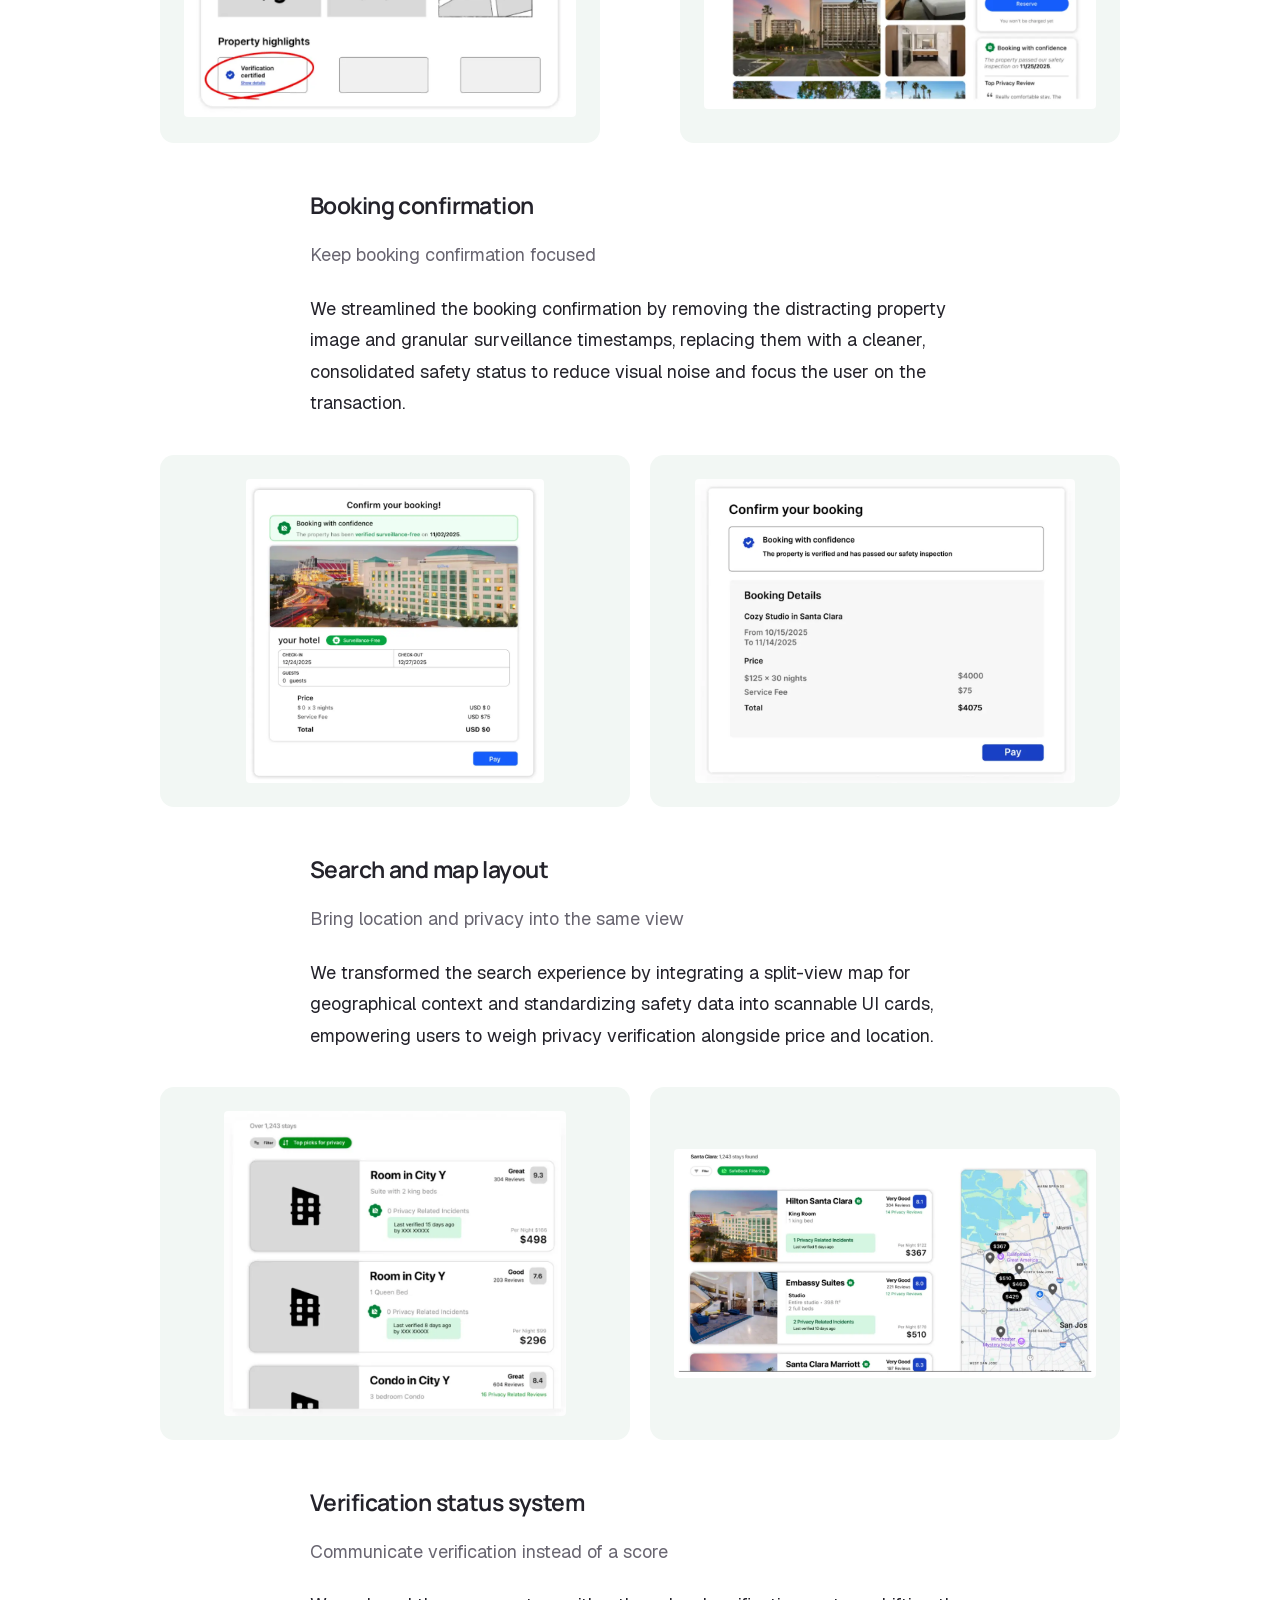
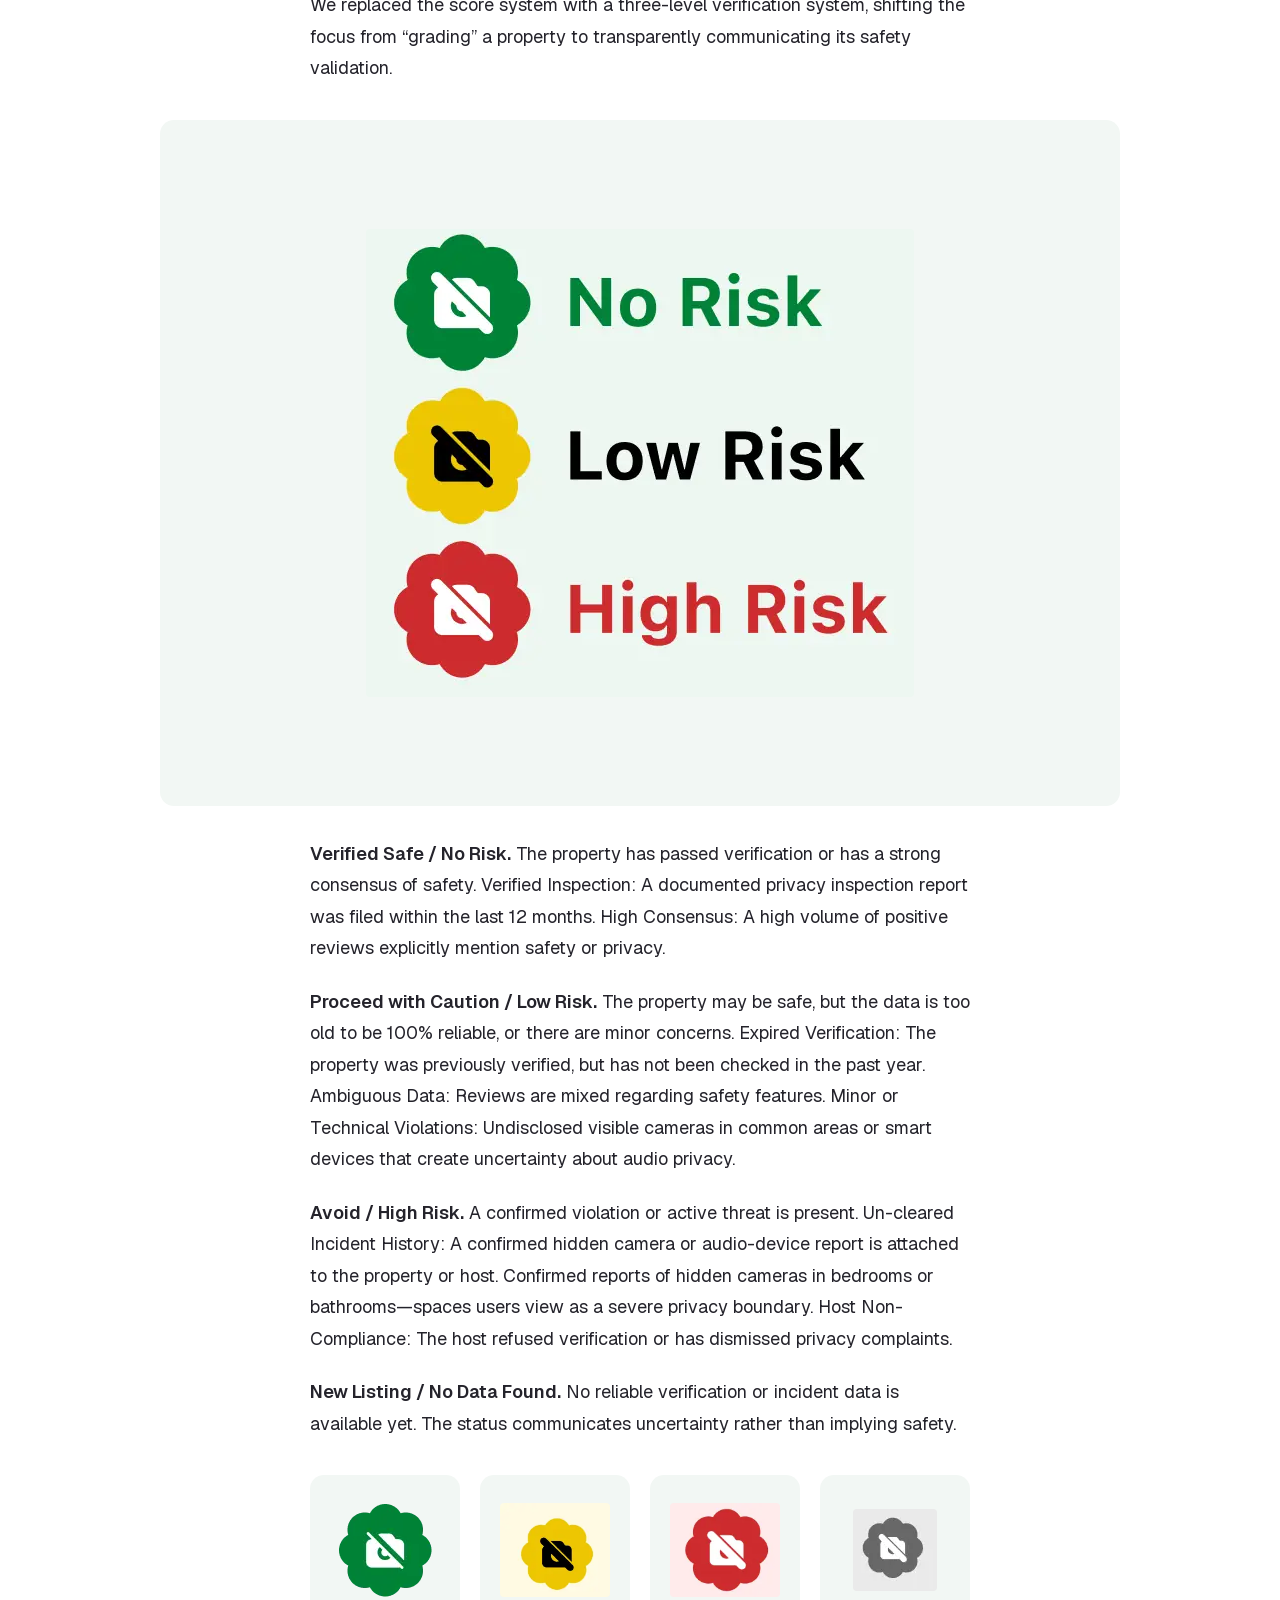
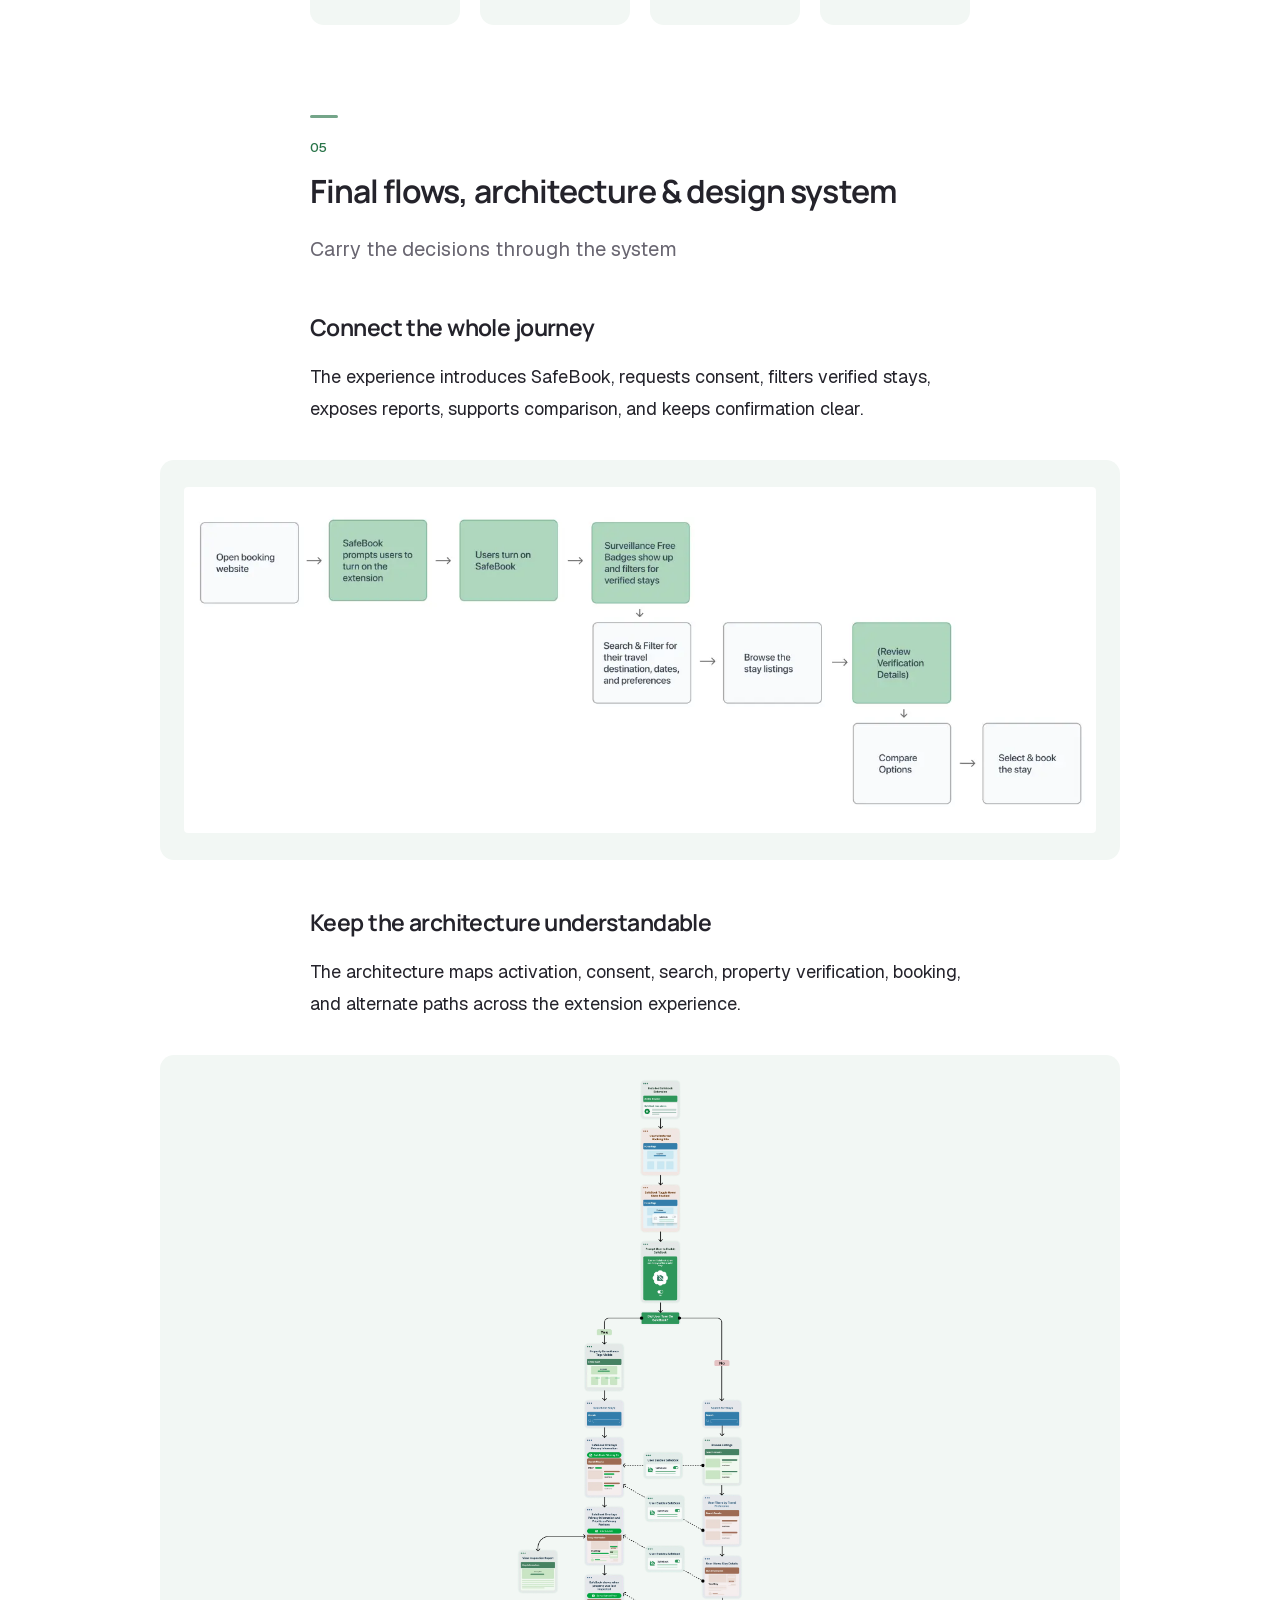
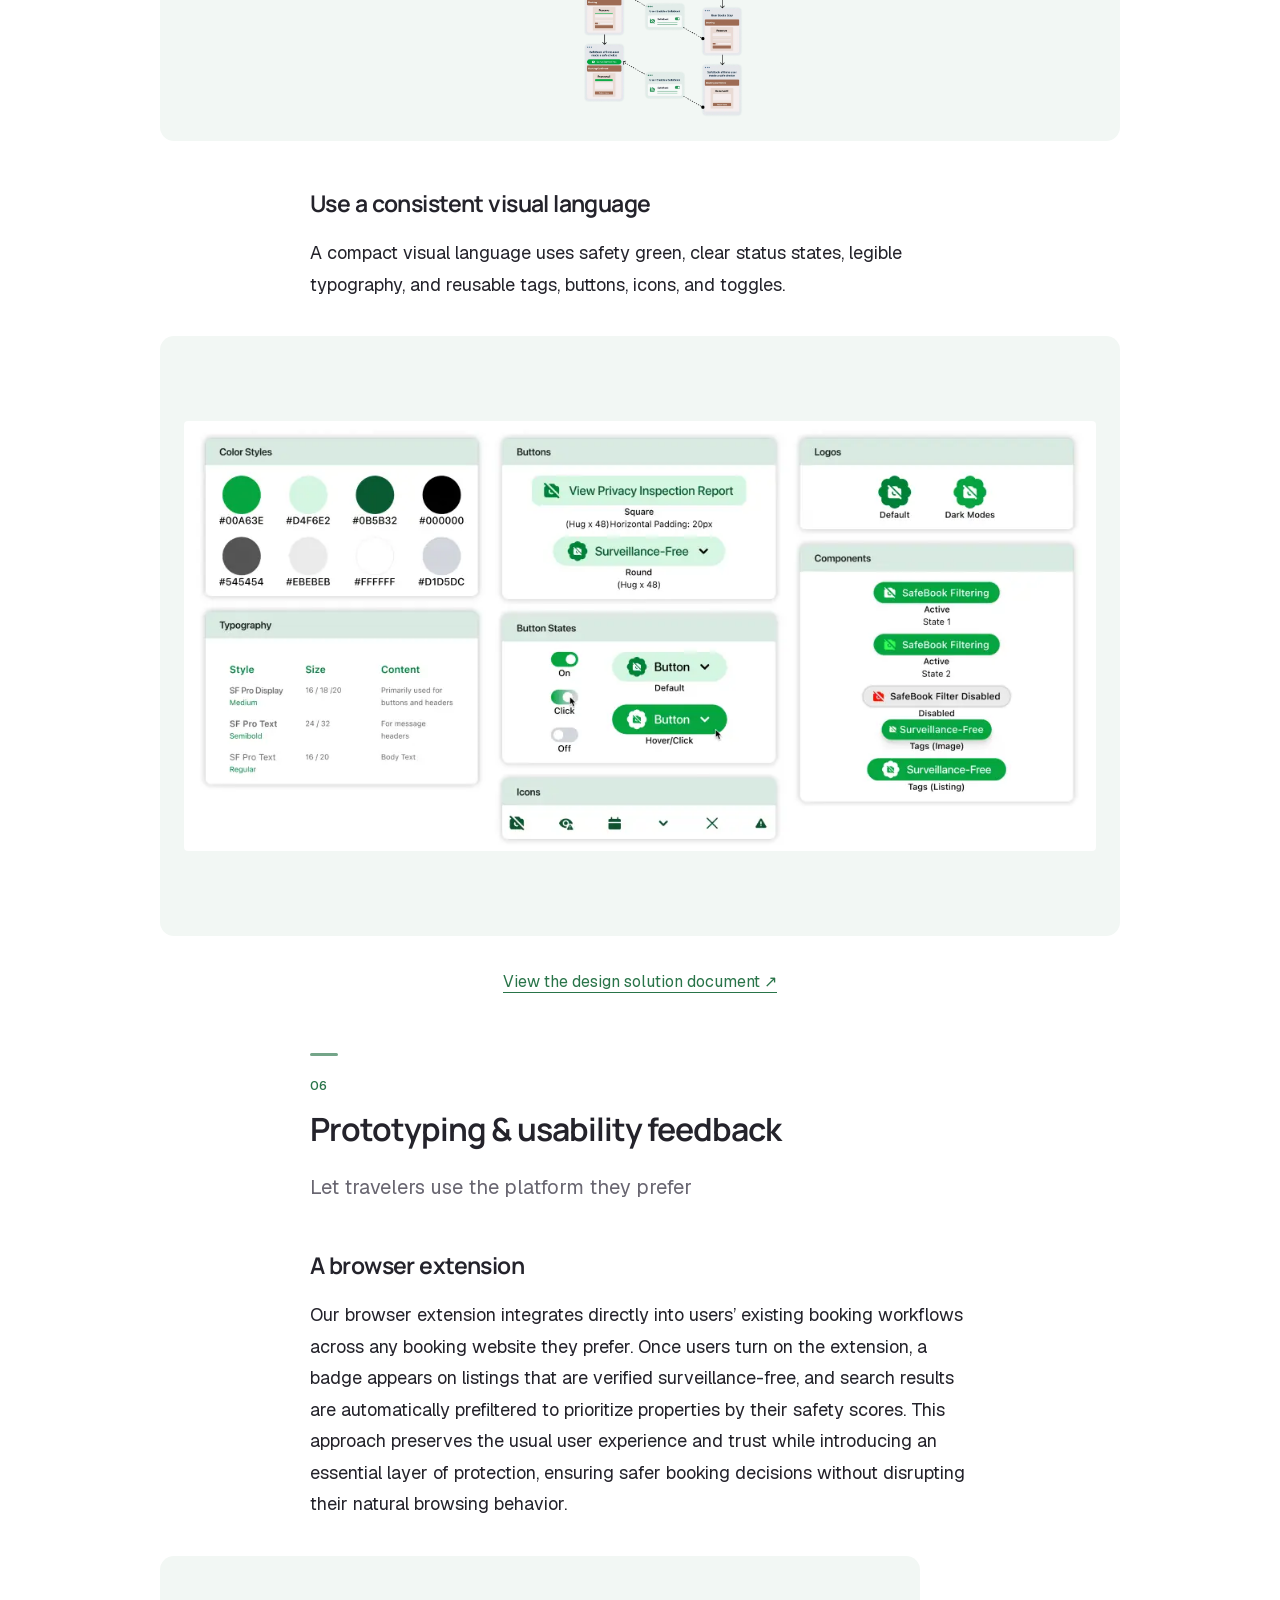
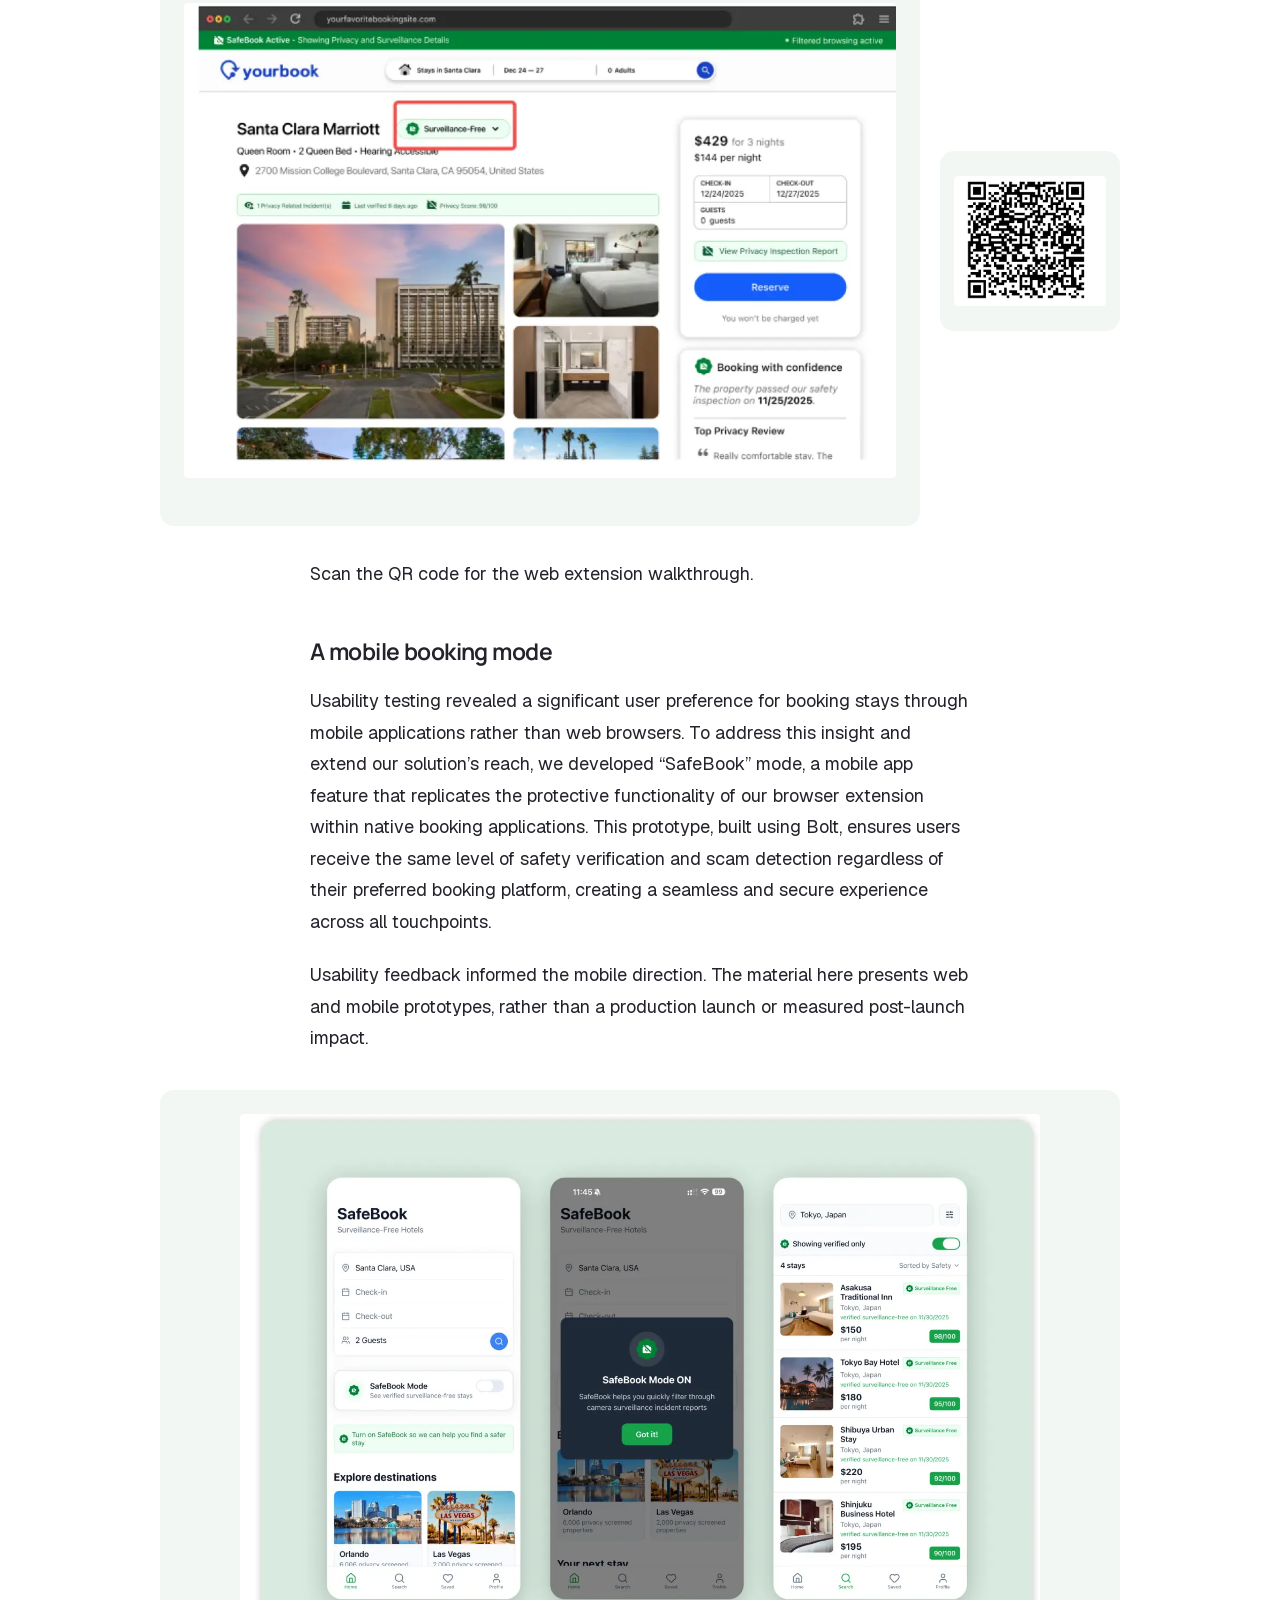
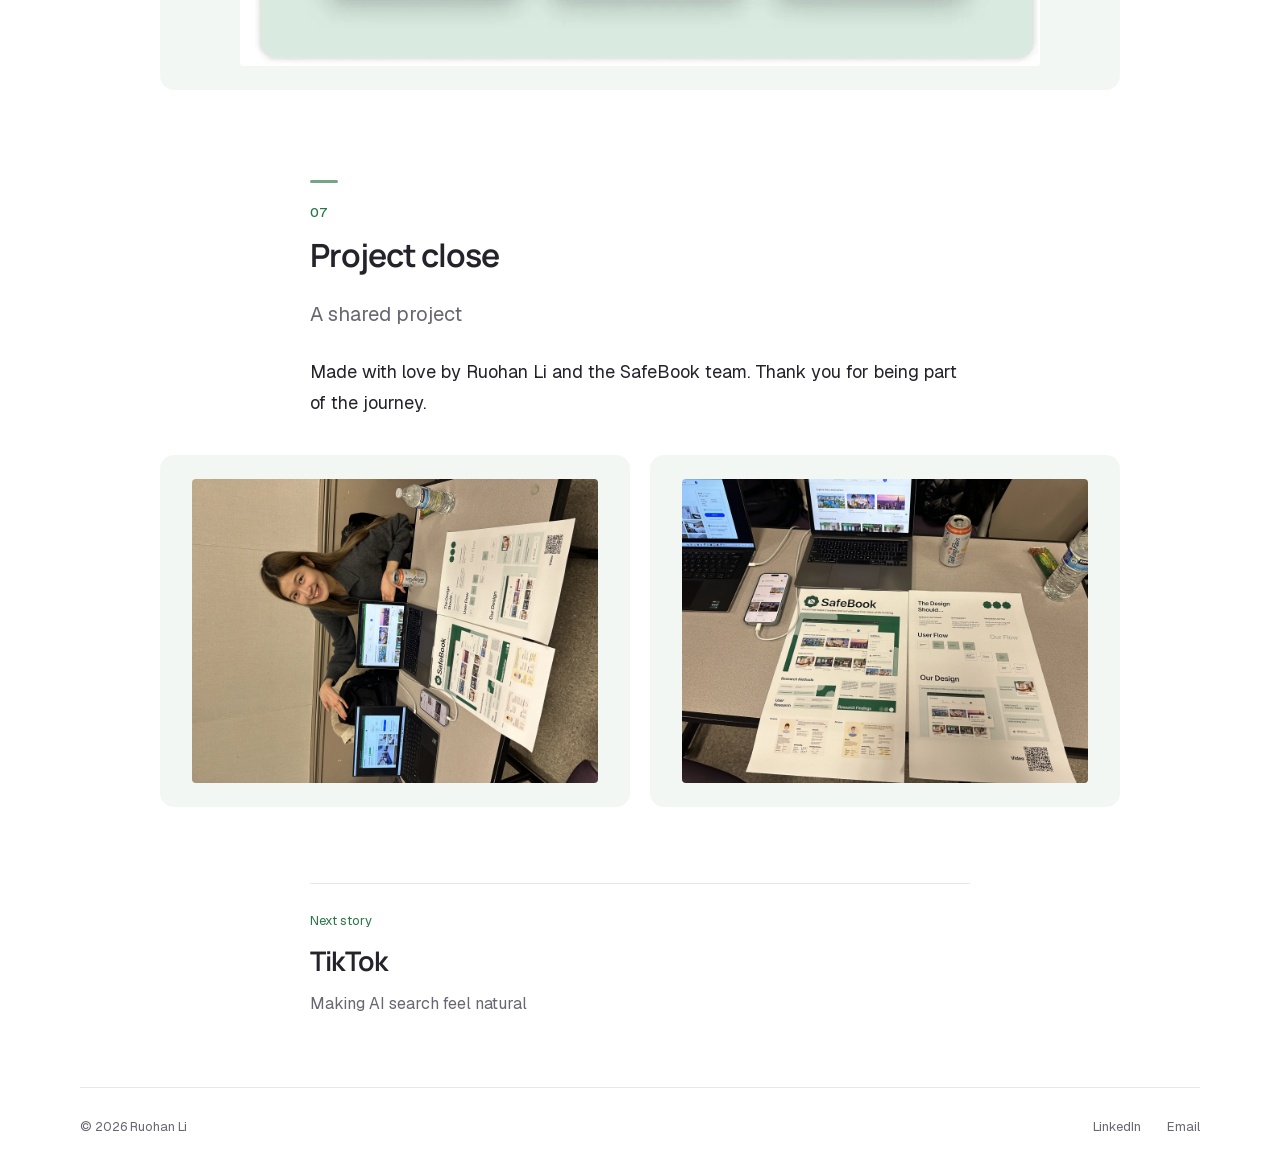
<file: safebook.html>
<!DOCTYPE html>

<html data-theme="light" lang="en">
<head>
<meta charset="utf-8"/>
<meta content="width=device-width, initial-scale=1" name="viewport"/>
<meta content="SafeBook — Make privacy part of choosing a stay. A design case study by Ruohan Li." name="description"/>
<meta content="#ffffff" name="theme-color"/>
<title>SafeBook — Make privacy part of choosing a stay — Ruohan Li</title>
<link as="font" crossorigin="" href="assets/fonts/geist-latin.woff2" rel="preload" type="font/woff2"/>
<link as="font" crossorigin="" href="assets/fonts/manrope-latin.woff2" rel="preload" type="font/woff2"/>
<link href="portfolio-editorial.css?v=design-process-1" rel="stylesheet"/>
</head>
<body data-page="safebook">
<a class="skip-link" href="#main">Skip to content</a>
<header class="site-nav"><div class="nav-inner"><a class="brand" href="index.html"><span aria-hidden="true" class="brand-flower">✳</span>Ruohan Li</a><nav aria-label="Primary navigation"><a href="index.html#work">Work</a><a href="about.html">About</a><a href="https://drive.google.com/file/d/1_ESqqSuW8EWoL18eo7HfkMHZ9Ujh4vVP/view?usp=sharing" rel="noreferrer" target="_blank">Résumé</a></nav></div></header>
<main class="article" id="main"><header class="article-header"><p class="article-kicker">Independent project · Autumn, 2025</p><h1 class="company-title">SafeBook</h1><p class="article-work-title">Make privacy part of choosing a stay</p><p class="article-dek">A browser extension and mobile booking concept that makes privacy information visible before travelers choose where to stay.</p><p class="byline">Ruohan Li</p><details class="project-details"><summary>Project details</summary><p>Team: Janny Gao Ruohan Li Lina Wang · Instructors: Daniella Kim, Ph.D. TA: Lubna Razaq · Tools: Figma HTML · Timeline: Autumn 2025 10 weeks</p></details></header><figure class="story-media article-cover" data-layout="board" style="--columns:1"><div class="media-grid"><div class="media-item" data-shape="landscape"><button aria-label="Enlarge: SafeBook browser extension filtering surveillance-free stays" class="media-open" type="button"><img alt="SafeBook browser extension filtering surveillance-free stays" decoding="async" height="692" loading="lazy" src="assets/safebook/image-03.webp" width="1034"/></button></div></div></figure><nav aria-label="Design process" class="process-nav" id="design-process"><p>Design process</p><ol><li><a href="#overview"><span>01</span>Project framing</a></li><li><a href="#research"><span>02</span>Research &amp; synthesis</a></li><li><a href="#solution"><span>03</span>Concept definition &amp; design principles</a></li><li><a href="#iterations"><span>04</span>Design iteration</a></li><li><a href="#final-design"><span>05</span>Final flows, architecture &amp; design system</a></li><li><a href="#prototypes"><span>06</span>Prototyping &amp; usability feedback</a></li><li><a href="#closing"><span>07</span>Project close</a></li></ol></nav><section aria-labelledby="overview-title" class="story-section" id="overview"><h2 id="overview-title"><span aria-hidden="true" class="step-number">01</span>Project framing</h2><p class="step-insight">Privacy should not start at check-in</p><p>With the advancement of image capturing technology, consent surrounding one’s image has been brought to the forefront. Particularly in private spaces such as public restroom stalls, changing rooms, and travel stays, various privacy violations regarding image capture have been reported. Hidden surveillance in travel stays has become an increasingly common concern, leaving travelers feeling vulnerable. SafeBook was designed as a tool to support travelers—from cautious planners to last-minute bookers—in safeguarding their privacy, encouraging them to feel confident, informed, and safe when choosing where to stay.</p><p>We asked how young adult travelers could feel confident about privacy throughout a trip, and act decisively if it was violated. Our team—Janny Gao, Ruohan Li, and Lina Wang—developed the project over ten weeks with Daniella Kim, Ph.D. and TA Lubna Razaq, using Figma and HTML.</p><figure class="story-media project-logo" data-layout="board" style="--columns:1"><div class="media-grid"><div class="media-item" data-shape="square"><img alt="SafeBook logo" decoding="async" height="93" loading="lazy" src="assets/safebook/image-01.webp" width="93"/></div></div></figure></section><section aria-labelledby="research-title" class="story-section" id="research"><h2 id="research-title"><span aria-hidden="true" class="step-number">02</span>Research &amp; synthesis</h2><p class="step-insight">Travelers cared about privacy, but relied on indirect clues</p><h3>Research methods</h3><p>We combined three Red Note posts, ethnographic research on surveillance experiences and detection knowledge, a review of 21 news reports and academic publications, and six interviews. We wanted to understand people’s fears, privacy expectations, and preferences for help that could fit their routines.</p><h3>Key findings</h3><p>Varying privacy laws leave travelers uncertain about their rights, while hidden cameras and accessible spyware make surveillance increasingly common. Being recorded alters behavior and fosters “passive trust in invisibility”, where people assume privacy only when no evidence of monitoring is visible.</p><p>Cameras in public hotel spaces—lobbies and hallways—are accepted as legitimate security measures. However, any surveillance in bedrooms and bathrooms is seen as invasive.</p><p>Travelers typically book stays based on Convenience, Cleanliness, Crowd-proofing, and Consensus—focusing on location, hygiene, safety cues, and customer reviews. Most rely on trust built through online feedback and visible upkeep rather than actively checking for surveillance devices. While they care about privacy, travelers prefer low-effort, time-efficient solutions that ensure safety without disrupting their travel routines.</p><h3>Traveler personas</h3><p>The cautious traveler researches brand reputation, reviews, and trip details to avoid surprises. The trusting optimist goes with the flow, prioritizing convenience and proximity to transport. Both needed privacy information that was easy to use within their existing booking habits.</p><figure class="story-media" data-layout="paired" style="--columns:2"><div class="media-grid"><div class="media-item" data-shape="landscape"><button aria-label="Enlarge: Cautious traveler persona Sarah" class="media-open" type="button"><img alt="Cautious traveler persona Sarah" decoding="async" height="702" loading="lazy" src="assets/safebook/image-11.webp" width="1057"/></button></div><div class="media-item" data-shape="landscape"><button aria-label="Enlarge: Trusting optimist persona" class="media-open" type="button"><img alt="Trusting optimist persona" decoding="async" height="702" loading="lazy" src="assets/safebook/image-12.webp" width="1057"/></button></div></div></figure></section><section aria-labelledby="solution-title" class="story-section" id="solution"><h2 id="solution-title"><span aria-hidden="true" class="step-number">03</span>Concept definition &amp; design principles</h2><p class="step-insight">Add a layer of evidence to the booking flow</p><h3>The booking-flow concept</h3><p>The concept filters for stays with surveillance-free verification and makes inspection reports, incident history, and privacy status available alongside booking information. Tags help travelers spot verified properties; reports let them inspect the evidence; a corresponding mobile mode carries the same information into native booking apps.</p><h3>Consent, transparency, and continuity</h3><p>Three principles shaped the experience: consent must be understandable and easy to withdraw; functions must be transparent and straightforward; and privacy checks should fit naturally into travelers’ existing routines.</p><figure class="story-media" data-layout="paired" style="--columns:2"><div class="media-grid"><div class="media-item" data-shape="landscape"><button aria-label="Enlarge: SafeBook verified stays shown with an integrated map" class="media-open" type="button"><img alt="SafeBook verified stays shown with an integrated map" decoding="async" height="684" loading="lazy" src="assets/safebook/image-02.webp" width="947"/></button></div><div class="media-item" data-shape="landscape"><button aria-label="Enlarge: SafeBook extension enabled over search results" class="media-open" type="button"><img alt="SafeBook extension enabled over search results" decoding="async" height="592" loading="lazy" src="assets/safebook/image-07.webp" width="834"/></button></div><div class="media-item" data-shape="landscape"><button aria-label="Enlarge: Surveillance-Free tag shown on a hotel listing" class="media-open" type="button"><img alt="Surveillance-Free tag shown on a hotel listing" decoding="async" height="430" loading="lazy" src="assets/safebook/image-04.webp" width="616"/></button></div><div class="media-item" data-shape="wide"><button aria-label="Enlarge: SafeBook mobile mode toggle" class="media-open" type="button"><img alt="SafeBook mobile mode toggle" decoding="async" height="266" loading="lazy" src="assets/safebook/image-06.webp" width="1104"/></button></div></div></figure><a class="cta" href="http://figma.com/proto/H7scdiz98ZcDu1WFIcEOzx?content-scaling=fixed&amp;kind=proto&amp;node-id=403-2872&amp;page-id=401%3A738&amp;scaling=scale-down&amp;starting-point-node-id=403%3A2872&amp;fuid=1024379474144596113" rel="noreferrer" target="_blank">Try our prototype ↗</a><h3>Travelers, hosts, and platforms share the work</h3><p>Making privacy visible involves travelers who need trustworthy information, hosts who provide evidence, and booking platforms that surface it.</p><figure class="story-media" data-layout="paired" style="--columns:3"><div class="media-grid"><div class="media-item" data-shape="portrait"><button aria-label="Enlarge: Travelers stakeholder card" class="media-open" type="button"><img alt="Travelers stakeholder card" decoding="async" height="466" loading="lazy" src="assets/safebook/image-08.webp" width="308"/></button></div><div class="media-item" data-shape="portrait"><button aria-label="Enlarge: Hosts stakeholder card" class="media-open" type="button"><img alt="Hosts stakeholder card" decoding="async" height="672" loading="lazy" src="assets/safebook/image-09.webp" width="462"/></button></div><div class="media-item" data-shape="portrait"><button aria-label="Enlarge: Booking Platforms stakeholder card" class="media-open" type="button"><img alt="Booking Platforms stakeholder card" decoding="async" height="664" loading="lazy" src="assets/safebook/image-10.webp" width="468"/></button></div></div></figure></section><section aria-labelledby="iterations-title" class="story-section" id="iterations"><h2 id="iterations-title"><span aria-hidden="true" class="step-number">04</span>Design iteration</h2><p class="step-insight">Small changes made the evidence easier to use</p><h3>Verification placement</h3><p class="finding-insight">Move verification to where people look first</p><p>We repositioned the verification status to the top of the listing so users no longer need to scroll to find it, making the privacy inspection report immediately visible and easier to access.</p><figure class="story-media comparison" data-layout="paired" style="--columns:3"><div class="media-grid"><div class="media-item" data-shape="landscape"><button aria-label="Enlarge: Earlier verification status placement" class="media-open" type="button"><img alt="Earlier verification status placement" decoding="async" height="714" loading="lazy" src="assets/safebook/image-13.webp" width="1006"/></button></div><div class="media-item" data-shape="square"><img alt="Arrow showing the design progression" decoding="async" height="252" loading="lazy" src="assets/safebook/image-14.webp" width="244"/></div><div class="media-item" data-shape="landscape"><button aria-label="Enlarge: Refined verification status at the top of the property listing" class="media-open" type="button"><img alt="Refined verification status at the top of the property listing" decoding="async" height="696" loading="lazy" src="assets/safebook/image-15.webp" width="1042"/></button></div></div></figure><h3>Booking confirmation</h3><p class="finding-insight">Keep booking confirmation focused</p><p>We streamlined the booking confirmation by removing the distracting property image and granular surveillance timestamps, replacing them with a cleaner, consolidated safety status to reduce visual noise and focus the user on the transaction.</p><figure class="story-media" data-layout="paired" style="--columns:2"><div class="media-grid"><div class="media-item" data-shape="square"><button aria-label="Enlarge: Earlier booking confirmation with property image" class="media-open" type="button"><img alt="Earlier booking confirmation with property image" decoding="async" height="956" loading="lazy" src="assets/safebook/image-17.webp" width="938"/></button></div><div class="media-item" data-shape="landscape"><button aria-label="Enlarge: Streamlined booking confirmation and safety status" class="media-open" type="button"><img alt="Streamlined booking confirmation and safety status" decoding="async" height="870" loading="lazy" src="assets/safebook/image-16.webp" width="1084"/></button></div></div></figure><h3>Search and map layout</h3><p class="finding-insight">Bring location and privacy into the same view</p><p>We transformed the search experience by integrating a split-view map for geographical context and standardizing safety data into scannable UI cards, empowering users to weigh privacy verification alongside price and location.</p><figure class="story-media" data-layout="paired" style="--columns:2"><div class="media-grid"><div class="media-item" data-shape="square"><button aria-label="Enlarge: Earlier search-result design" class="media-open" type="button"><img alt="Earlier search-result design" decoding="async" height="824" loading="lazy" src="assets/safebook/image-18.webp" width="928"/></button></div><div class="media-item" data-shape="landscape"><button aria-label="Enlarge: Integrated split-view map and scannable safety cards" class="media-open" type="button"><img alt="Integrated split-view map and scannable safety cards" decoding="async" height="782" loading="lazy" src="assets/safebook/image-19.webp" width="1444"/></button></div></div></figure><h3>Verification status system</h3><p class="finding-insight">Communicate verification instead of a score</p><p>We replaced the score system with a three-level verification system, shifting the focus from “grading” a property to transparently communicating its safety validation.</p><figure class="story-media" data-layout="board" style="--columns:1"><div class="media-grid"><div class="media-item" data-shape="square"><button aria-label="Enlarge: Green, yellow, and red verification status system" class="media-open" type="button"><img alt="Green, yellow, and red verification status system" decoding="async" height="468" loading="lazy" src="assets/safebook/image-05.webp" width="548"/></button></div></div></figure><p><strong>Verified Safe / No Risk.</strong> The property has passed verification or has a strong consensus of safety. Verified Inspection: A documented privacy inspection report was filed within the last 12 months. High Consensus: A high volume of positive reviews explicitly mention safety or privacy.</p><p><strong>Proceed with Caution / Low Risk.</strong> The property may be safe, but the data is too old to be 100% reliable, or there are minor concerns. Expired Verification: The property was previously verified, but has not been checked in the past year. Ambiguous Data: Reviews are mixed regarding safety features. Minor or Technical Violations: Undisclosed visible cameras in common areas or smart devices that create uncertainty about audio privacy.</p><p><strong>Avoid / High Risk.</strong> A confirmed violation or active threat is present. Un-cleared Incident History: A confirmed hidden camera or audio-device report is attached to the property or host. Confirmed reports of hidden cameras in bedrooms or bathrooms—spaces users view as a severe privacy boundary. Host Non-Compliance: The host refused verification or has dismissed privacy complaints.</p><p><strong>New Listing / No Data Found.</strong> No reliable verification or incident data is available yet. The status communicates uncertainty rather than implying safety. </p><figure class="story-media icon-study" data-layout="paired" style="--columns:4"><div class="media-grid"><div class="media-item" data-shape="square"><img alt="SafeBook no-risk icon" decoding="async" height="93" loading="lazy" src="assets/safebook/image-20.webp" width="93"/></div><div class="media-item" data-shape="square"><img alt="SafeBook verification icon variation" decoding="async" height="170" loading="lazy" src="assets/safebook/image-21.webp" width="198"/></div><div class="media-item" data-shape="square"><img alt="SafeBook caution icon variation" decoding="async" height="148" loading="lazy" src="assets/safebook/image-22.webp" width="172"/></div><div class="media-item" data-shape="square"><img alt="SafeBook status icon variation" decoding="async" height="82" loading="lazy" src="assets/safebook/image-23.webp" width="84"/></div></div></figure></section><section aria-labelledby="final-design-title" class="story-section" id="final-design"><h2 id="final-design-title"><span aria-hidden="true" class="step-number">05</span>Final flows, architecture &amp; design system</h2><p class="step-insight">Carry the decisions through the system</p><h3>Connect the whole journey</h3><p>The experience introduces SafeBook, requests consent, filters verified stays, exposes reports, supports comparison, and keeps confirmation clear.</p><figure class="story-media" data-layout="board" style="--columns:1"><div class="media-grid"><div class="media-item" data-shape="wide"><button aria-label="Enlarge: SafeBook user flow" class="media-open" type="button"><img alt="SafeBook user flow" decoding="async" height="554" loading="lazy" src="assets/safebook/image-24.webp" width="1458"/></button></div></div></figure><h3>Keep the architecture understandable</h3><p>The architecture maps activation, consent, search, property verification, booking, and alternate paths across the extension experience.</p><figure class="story-media portrait-flow" data-layout="board" style="--columns:1"><div class="media-grid"><div class="media-item" data-shape="portrait"><button aria-label="Enlarge: SafeBook information architecture" class="media-open" type="button"><img alt="SafeBook information architecture" decoding="async" height="4210" loading="lazy" src="assets/safebook/image-25.webp" width="1627"/></button></div></div></figure><h3>Use a consistent visual language</h3><p>A compact visual language uses safety green, clear status states, legible typography, and reusable tags, buttons, icons, and toggles.</p><figure class="story-media" data-layout="board" style="--columns:1"><div class="media-grid"><div class="media-item" data-shape="landscape"><button aria-label="Enlarge: SafeBook design system" class="media-open" type="button"><img alt="SafeBook design system" decoding="async" height="536" loading="lazy" src="assets/safebook/image-26.webp" width="1138"/></button></div></div></figure><a class="cta" href="https://www.figma.com/proto/wA74RVS6fc012hyCkmSHLE/Final-Report---Showcase-Slides?page-id=260%3A1480&amp;node-id=260-1482&amp;viewport=488%2C894%2C0.07&amp;t=TMo4qI0vIxKbSyTK-1&amp;scaling=min-zoom&amp;content-scaling=fixed" rel="noreferrer" target="_blank">View the design solution document ↗</a></section><section aria-labelledby="prototypes-title" class="story-section" id="prototypes"><h2 id="prototypes-title"><span aria-hidden="true" class="step-number">06</span>Prototyping &amp; usability feedback</h2><p class="step-insight">Let travelers use the platform they prefer</p><h3>A browser extension</h3><p>Our browser extension integrates directly into users’ existing booking workflows across any booking website they prefer. Once users turn on the extension, a badge appears on listings that are verified surveillance-free, and search results are automatically prefiltered to prioritize properties by their safety scores. This approach preserves the usual user experience and trust while introducing an essential layer of protection, ensuring safer booking decisions without disrupting their natural browsing behavior.</p><figure class="story-media prototype-media" data-layout="paired" style="--columns:2"><div class="media-grid"><div class="media-item" data-shape="landscape"><button aria-label="Enlarge: SafeBook property page with surveillance-free verification" class="media-open" type="button"><img alt="SafeBook property page with surveillance-free verification" decoding="async" height="696" loading="lazy" src="assets/safebook/image-15.webp" width="1042"/></button></div><div class="media-item" data-shape="square"><button aria-label="Enlarge: QR code for the SafeBook extension walkthrough" class="media-open" type="button"><img alt="QR code for the SafeBook extension walkthrough" decoding="async" height="258" loading="lazy" src="assets/safebook/image-27.webp" width="302"/></button></div></div></figure><p>Scan the QR code for the web extension walkthrough.</p><h3>A mobile booking mode</h3><p>Usability testing revealed a significant user preference for booking stays through mobile applications rather than web browsers. To address this insight and extend our solution’s reach, we developed “SafeBook” mode, a mobile app feature that replicates the protective functionality of our browser extension within native booking applications. This prototype, built using Bolt, ensures users receive the same level of safety verification and scam detection regardless of their preferred booking platform, creating a seamless and secure experience across all touchpoints.</p><p>Usability feedback informed the mobile direction. The material here presents web and mobile prototypes, rather than a production launch or measured post-launch impact.</p><figure class="story-media" data-layout="board" style="--columns:1"><div class="media-grid"><div class="media-item" data-shape="landscape"><button aria-label="Enlarge: SafeBook mobile booking mode" class="media-open" type="button"><img alt="SafeBook mobile booking mode" decoding="async" height="1030" loading="lazy" src="assets/safebook/image-28.webp" width="1494"/></button></div></div></figure></section><section aria-labelledby="closing-title" class="story-section" id="closing"><h2 id="closing-title"><span aria-hidden="true" class="step-number">07</span>Project close</h2><p class="step-insight">A shared project</p><p>Made with love by Ruohan Li and the SafeBook team. Thank you for being part of the journey.</p><figure class="story-media" data-layout="paired" style="--columns:2"><div class="media-grid"><div class="media-item" data-shape="landscape"><button aria-label="Enlarge: SafeBook project team at work" class="media-open" type="button"><img alt="SafeBook project team at work" decoding="async" height="3024" loading="lazy" src="assets/safebook/image-29.webp" width="4032"/></button></div><div class="media-item" data-shape="landscape"><button aria-label="Enlarge: SafeBook project presentation" class="media-open" type="button"><img alt="SafeBook project presentation" decoding="async" height="3024" loading="lazy" src="assets/safebook/image-30.webp" width="4032"/></button></div></div></figure></section><aside class="next-story"><p>Next story</p><a href="tiktok.html">TikTok</a><p class="next-focus">Making AI search feel natural</p></aside></main>
<footer class="site-footer"><span>© 2026 Ruohan Li</span><div><a href="http://www.linkedin.com/in/ruohan-kitty-li/" rel="noreferrer" target="_blank">LinkedIn</a><a href="mailto:ruohli@uw.edu">Email</a></div></footer>
<dialog aria-label="Project image viewer" class="media-lightbox">
<button aria-label="Close image" class="viewer-close" type="button">
<svg aria-hidden="true" viewbox="0 0 24 24"><path d="m6 6 12 12M18 6 6 18"></path></svg>
</button>
<div class="viewer-image"></div>
<div class="viewer-caption"><p></p><a rel="noreferrer" target="_blank">Open full size</a></div>
<nav aria-label="Photography navigation" class="photo-controls" hidden="">
<button class="photo-previous" type="button">Previous</button>
<span aria-atomic="true" aria-live="polite" class="photo-position"></span>
<button class="photo-next" type="button">Next</button>
</nav>
</dialog>
<script defer="" src="portfolio-interactions.js?v=company-gallery-1"></script>
</body></html>
</file>
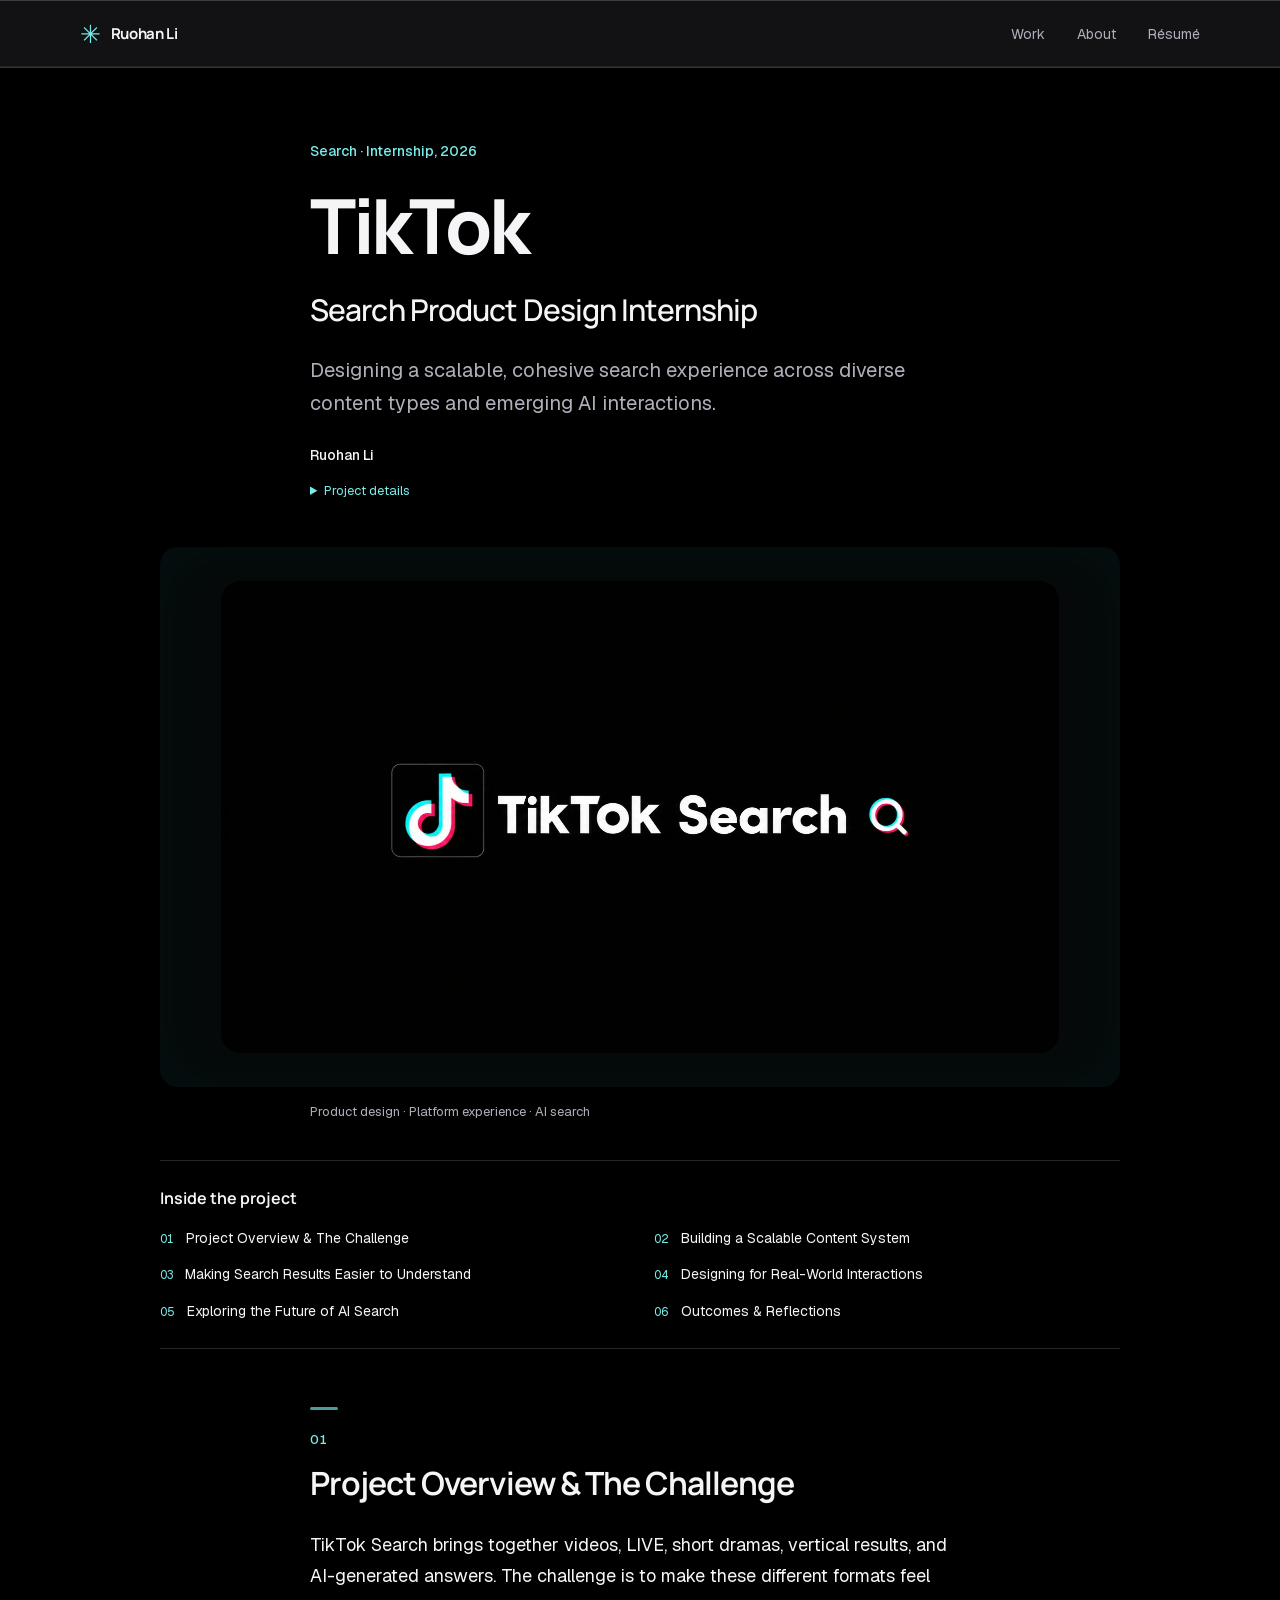
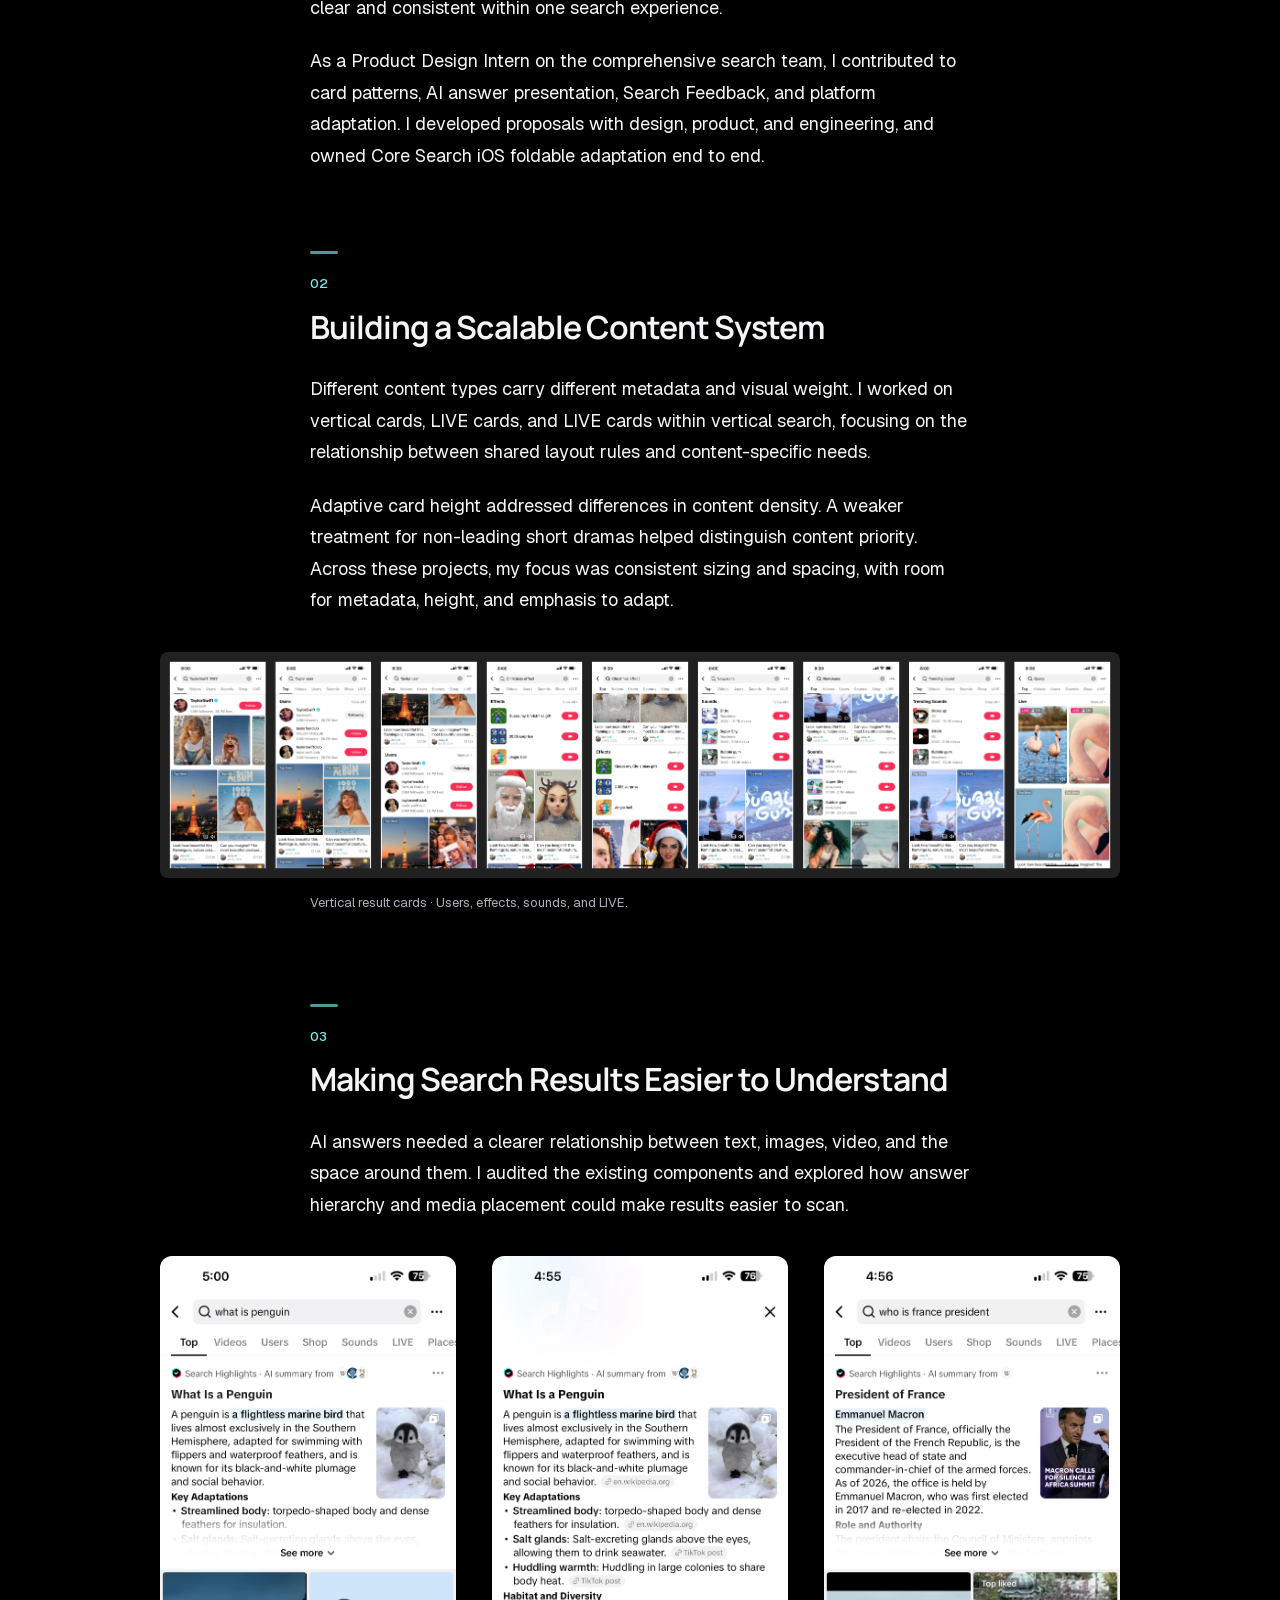
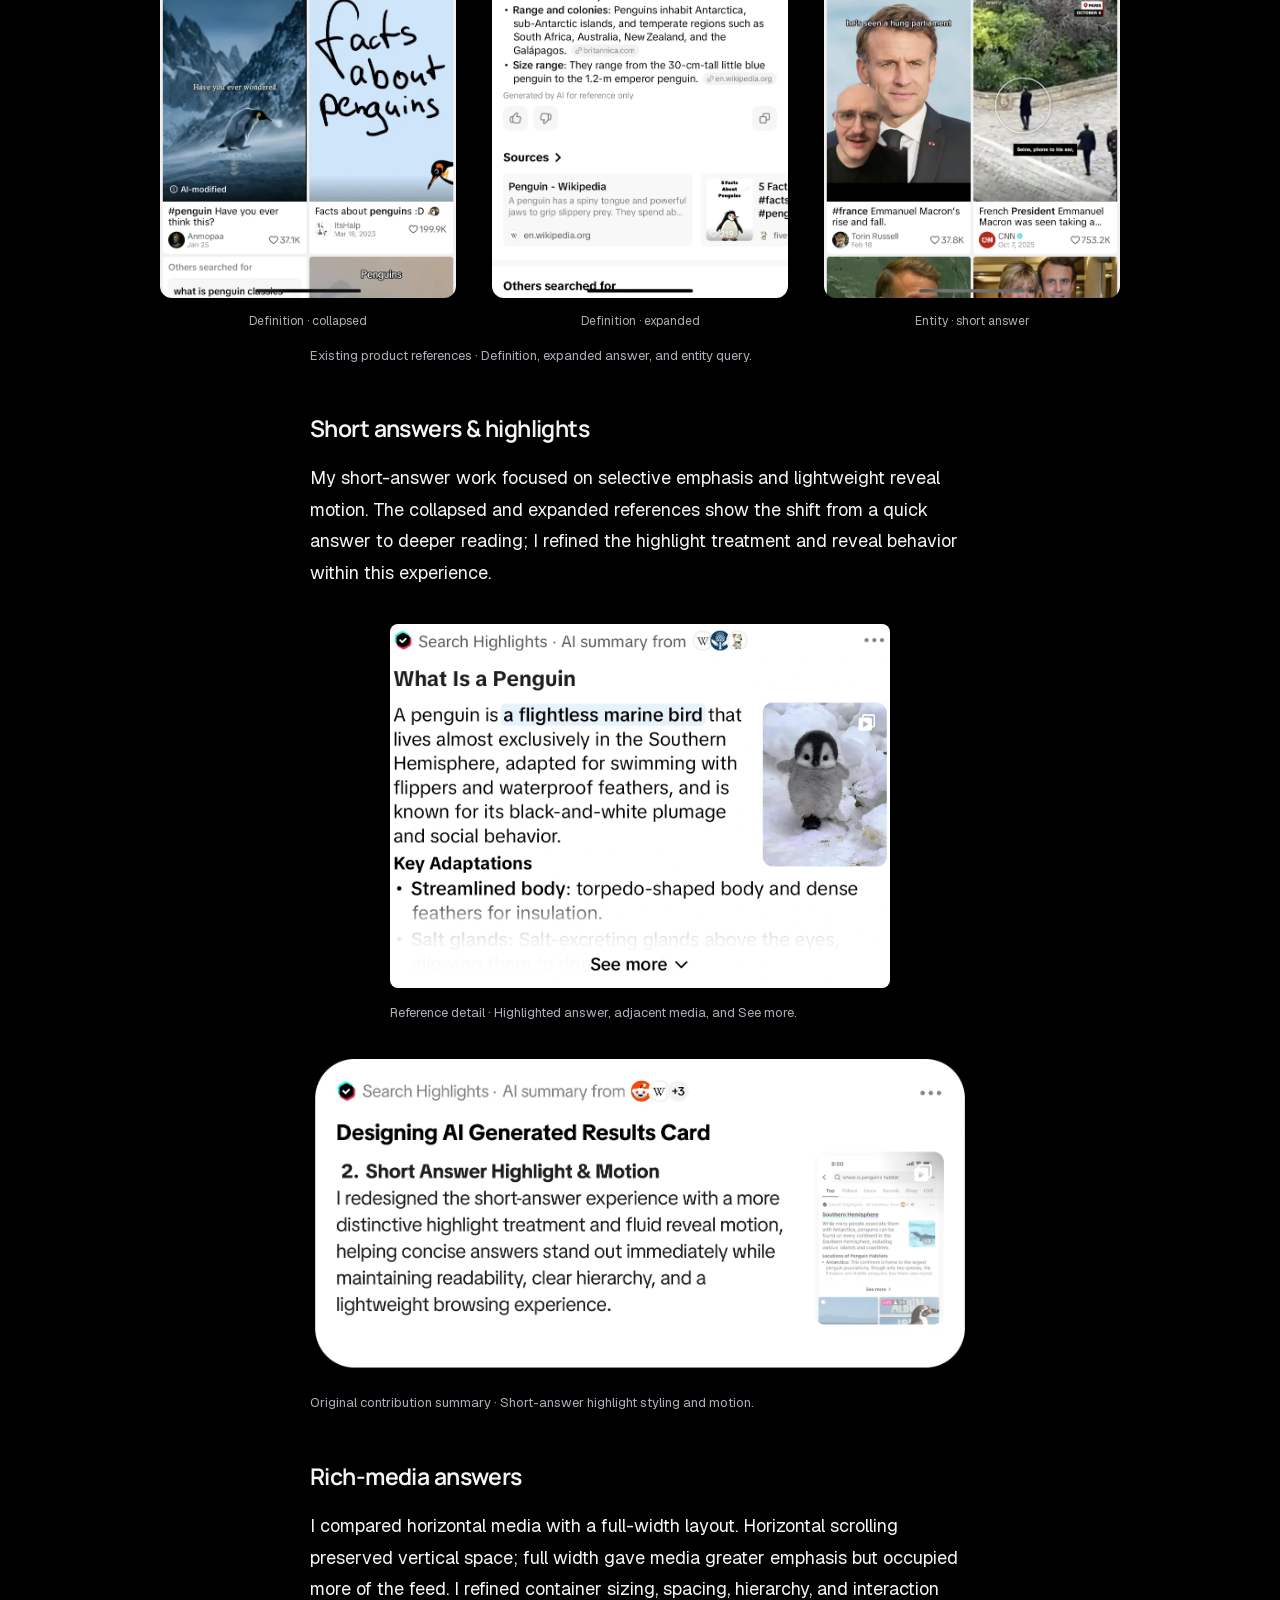
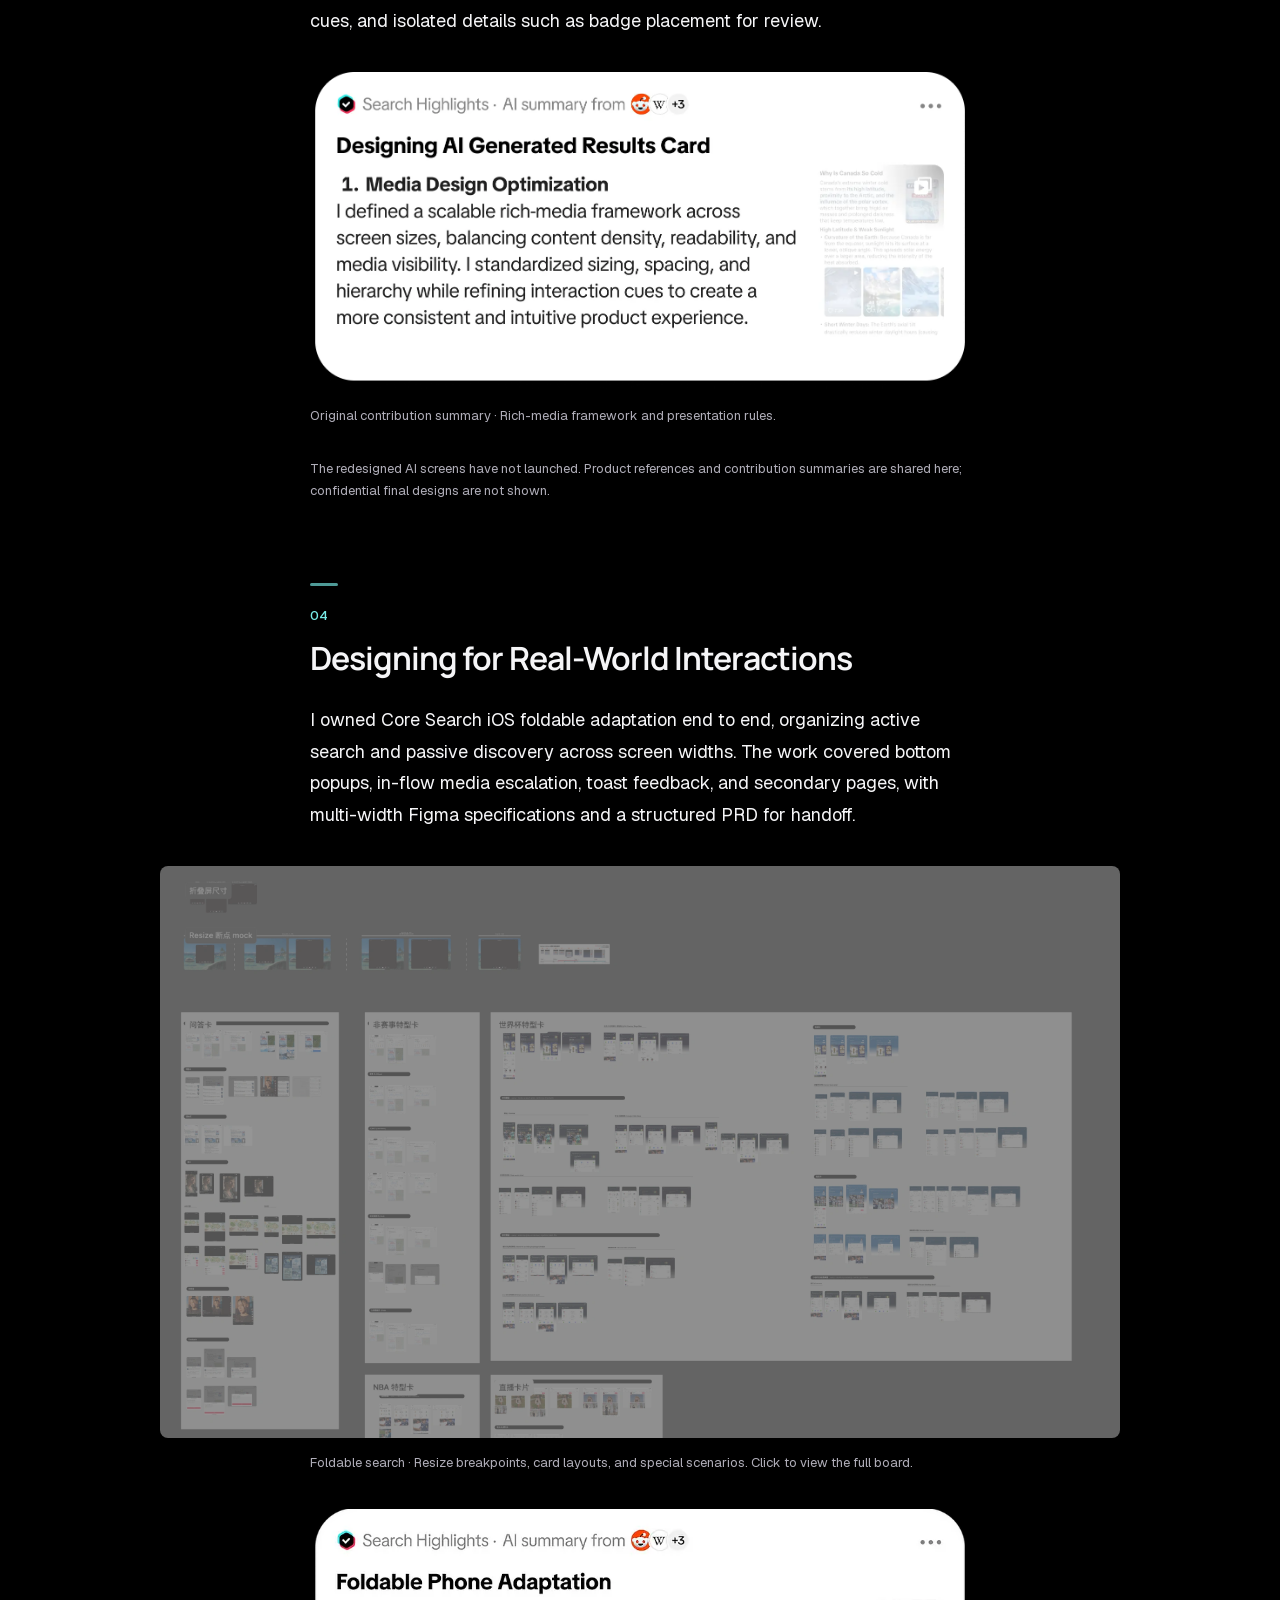
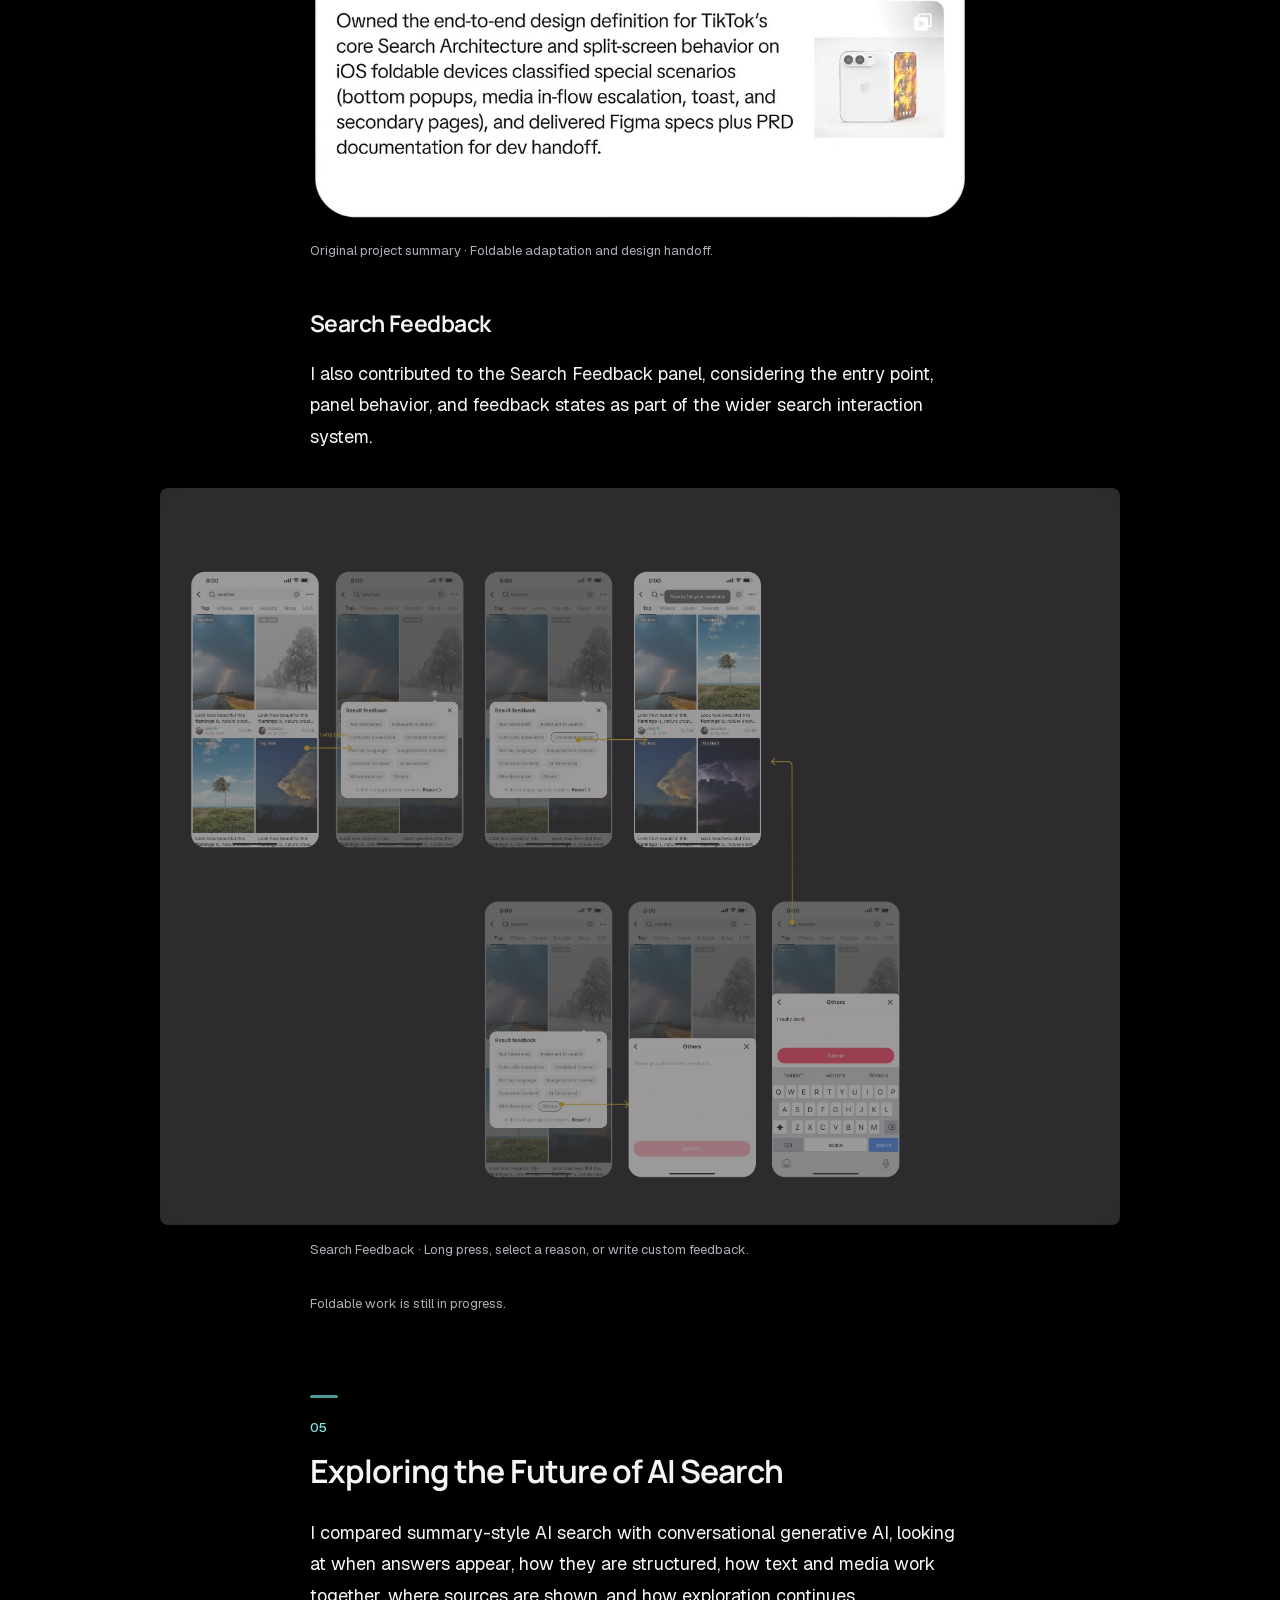
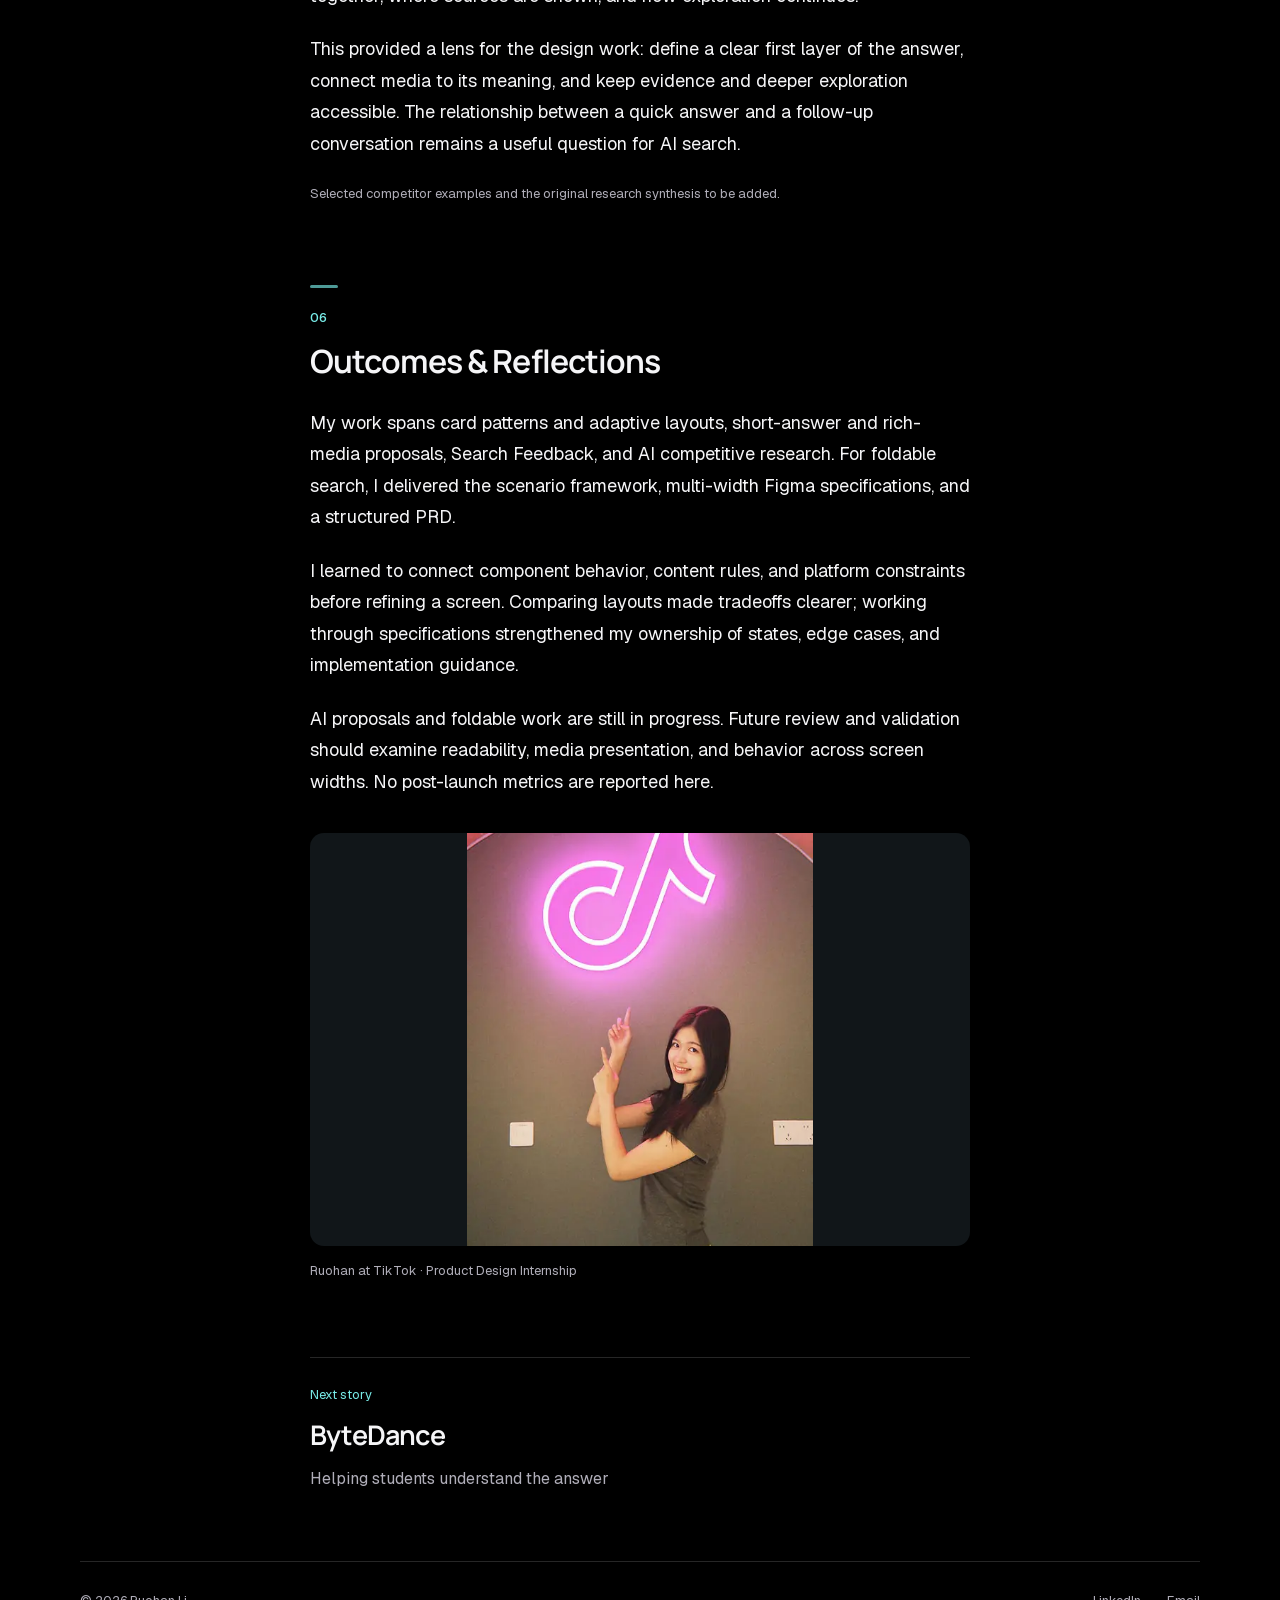
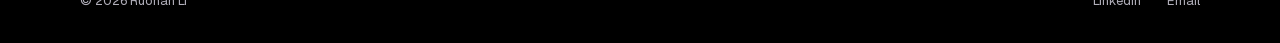
<file: tiktok.html>
<!DOCTYPE html>

<html data-theme="dark" lang="en">
<head>
<meta charset="utf-8"/>
<meta content="width=device-width, initial-scale=1" name="viewport"/>
<meta content="TikTok — Search Product Design Internship. A design case study by Ruohan Li." name="description"/>
<meta content="#000000" name="theme-color"/>
<title>TikTok — Search Product Design Internship — Ruohan Li</title>
<link as="font" crossorigin="" href="assets/fonts/geist-latin.woff2" rel="preload" type="font/woff2"/>
<link as="font" crossorigin="" href="assets/fonts/manrope-latin.woff2" rel="preload" type="font/woff2"/>
<link href="portfolio-editorial.css?v=tiktok-search-3" rel="stylesheet"/>
</head>
<body data-page="tiktok">
<a class="skip-link" href="#main">Skip to content</a>
<header class="site-nav"><div class="nav-inner"><a class="brand" href="index.html"><span aria-hidden="true" class="brand-flower">✳</span>Ruohan Li</a><nav aria-label="Primary navigation"><a href="index.html#work">Work</a><a href="about.html">About</a><a href="https://drive.google.com/file/d/1_ESqqSuW8EWoL18eo7HfkMHZ9Ujh4vVP/view?usp=sharing" rel="noreferrer" target="_blank">Résumé</a></nav></div></header>
<main class="article" id="main"><header class="article-header"><p class="article-kicker">Search · Internship, 2026</p><h1 class="company-title">TikTok</h1><p class="article-work-title">Search Product Design Internship</p><p class="article-dek">Designing a scalable, cohesive search experience across diverse content types and emerging AI interactions.</p><p class="byline">Ruohan Li</p><details class="project-details"><summary>Project details</summary><p>Role: Product Design Intern · Timeline: June 2026 Present · Focus: Search AI Core architecture · Skills: UX/UI · AIGC Systems · Motion</p></details></header><figure class="story-media article-cover" data-layout="board" style="--columns:1"><div class="media-grid"><div class="media-item" data-shape="landscape"><button aria-label="Enlarge: Original TikTok Search project overview" class="media-open" type="button"><img alt="Original TikTok Search project overview" decoding="async" height="941" loading="lazy" src="assets/tiktok/tiktok-hero-original.webp" width="1672"/></button></div></div><figcaption>Product design · Platform experience · AI search</figcaption></figure><nav aria-label="Case study chapters" class="process-nav search-outline"><p>Inside the project</p><ol><li><a href="#overview"><span>01</span>Project Overview &amp; The Challenge</a></li><li><a href="#content-system"><span>02</span>Building a Scalable Content System</a></li><li><a href="#answer-design"><span>03</span>Making Search Results Easier to Understand</a></li><li><a href="#real-world"><span>04</span>Designing for Real-World Interactions</a></li><li><a href="#ai-research"><span>05</span>Exploring the Future of AI Search</a></li><li><a href="#outcomes"><span>06</span>Outcomes &amp; Reflections</a></li></ol></nav><section aria-labelledby="overview-title" class="story-section search-chapter" id="overview"><h2 id="overview-title"><span class="step-number">01</span>Project Overview &amp; The Challenge</h2><p class="">TikTok Search brings together videos, LIVE, short dramas, vertical results, and AI-generated answers. The challenge is to make these different formats feel clear and consistent within one search experience.</p><p class="">As a Product Design Intern on the comprehensive search team, I contributed to card patterns, AI answer presentation, Search Feedback, and platform adaptation. I developed proposals with design, product, and engineering, and owned Core Search iOS foldable adaptation end to end.</p></section><section aria-labelledby="content-system-title" class="story-section search-chapter" id="content-system"><h2 id="content-system-title"><span class="step-number">02</span>Building a Scalable Content System</h2><p class="">Different content types carry different metadata and visual weight. I worked on vertical cards, LIVE cards, and LIVE cards within vertical search, focusing on the relationship between shared layout rules and content-specific needs.</p><p class="">Adaptive card height addressed differences in content density. A weaker treatment for non-leading short dramas helped distinguish content priority. Across these projects, my focus was consistent sizing and spacing, with room for metadata, height, and emphasis to adapt.</p><figure class="story-media search-working-board"><div class="media-grid" style="--columns:1"><div class="media-item"><button aria-label="Enlarge: TikTok search card examples for users, effects, sounds, trending sounds, and LIVE" class="media-open" type="button"><img alt="TikTok search card examples for users, effects, sounds, trending sounds, and LIVE" decoding="async" height="924" loading="lazy" src="assets/tiktok/content-system.webp" width="3910"/></button></div></div><figcaption>Vertical result cards · Users, effects, sounds, and LIVE.</figcaption></figure></section><section aria-labelledby="answer-design-title" class="story-section search-chapter" id="answer-design"><h2 id="answer-design-title"><span class="step-number">03</span>Making Search Results Easier to Understand</h2><p class="">AI answers needed a clearer relationship between text, images, video, and the space around them. I audited the existing components and explored how answer hierarchy and media placement could make results easier to scan.</p><figure class="story-media phones search-references" data-layout="phones" style="--columns:3"><div class="media-grid"><div class="media-item" data-shape="portrait"><button aria-label="Enlarge: TikTok AI search result for penguins" class="media-open" type="button"><img alt="TikTok AI search result for penguins" decoding="async" height="2796" loading="lazy" src="assets/tiktok/ai-phone-01.webp" width="1290"/></button><span class="phone-reference-label">Definition · collapsed</span></div><div class="media-item" data-shape="portrait"><button aria-label="Enlarge: TikTok AI search result interface" class="media-open" type="button"><img alt="TikTok AI search result interface" decoding="async" height="2796" loading="lazy" src="assets/tiktok/ai-phone-02.webp" width="1290"/></button><span class="phone-reference-label">Definition · expanded</span></div><div class="media-item" data-shape="portrait"><button aria-label="Enlarge: TikTok rich-media AI search result interface" class="media-open" type="button"><img alt="TikTok rich-media AI search result interface" decoding="async" height="2796" loading="lazy" src="assets/tiktok/ai-phone-03.webp" width="1290"/></button><span class="phone-reference-label">Entity · short answer</span></div></div><figcaption>Existing product references · Definition, expanded answer, and entity query.</figcaption></figure><h3>Short answers &amp; highlights</h3><p class="">My short-answer work focused on selective emphasis and lightweight reveal motion. The collapsed and expanded references show the shift from a quick answer to deeper reading; I refined the highlight treatment and reveal behavior within this experience.</p><figure class="story-media search-detail"><div class="media-grid" style="--columns:1"><div class="media-item"><button aria-label="Enlarge: Existing short-answer reference with highlights and adjacent media" class="media-open" type="button"><img alt="Existing short-answer reference with highlights and adjacent media" decoding="async" height="880" loading="lazy" src="assets/tiktok/answer-detail.webp" width="1210"/></button></div></div><figcaption>Reference detail · Highlighted answer, adjacent media, and See more.</figcaption></figure><figure class="story-media search-summaries" data-layout="board" style="--columns:1"><div class="media-grid"><div class="media-item" data-shape="landscape"><button aria-label="Enlarge: Short-answer highlight and motion contribution summary" class="media-open" type="button"><img alt="Short-answer highlight and motion contribution summary" decoding="async" height="732" loading="lazy" src="assets/tiktok/ai-card-02.webp" width="1515"/></button></div></div><figcaption>Original contribution summary · Short-answer highlight styling and motion.</figcaption></figure><h3>Rich-media answers</h3><p class="">I compared horizontal media with a full-width layout. Horizontal scrolling preserved vertical space; full width gave media greater emphasis but occupied more of the feed. I refined container sizing, spacing, hierarchy, and interaction cues, and isolated details such as badge placement for review.</p><figure class="story-media search-summaries" data-layout="board" style="--columns:1"><div class="media-grid"><div class="media-item" data-shape="landscape"><button aria-label="Enlarge: Media design optimization for AI-generated search results" class="media-open" type="button"><img alt="Media design optimization for AI-generated search results" decoding="async" height="732" loading="lazy" src="assets/tiktok/ai-card-01.webp" width="1515"/></button></div></div><figcaption>Original contribution summary · Rich-media framework and presentation rules.</figcaption></figure><p class="artifact-note">The redesigned AI screens have not launched. Product references and contribution summaries are shared here; confidential final designs are not shown.</p></section><section aria-labelledby="real-world-title" class="story-section search-chapter" id="real-world"><h2 id="real-world-title"><span class="step-number">04</span>Designing for Real-World Interactions</h2><p class="">I owned Core Search iOS foldable adaptation end to end, organizing active search and passive discovery across screen widths. The work covered bottom popups, in-flow media escalation, toast feedback, and secondary pages, with multi-width Figma specifications and a structured PRD for handoff.</p><figure class="story-media search-working-board"><div class="media-grid" style="--columns:1"><div class="media-item"><button aria-label="Enlarge: Foldable search design board showing resize breakpoints, result cards, and feedback states" class="media-open" type="button"><img alt="Foldable search design board showing resize breakpoints, result cards, and feedback states" decoding="async" height="1652" loading="lazy" src="assets/tiktok/foldable-board-final.webp" width="2774"/></button></div></div><figcaption>Foldable search · Resize breakpoints, card layouts, and special scenarios. Click to view the full board.</figcaption></figure><figure class="story-media search-summaries" data-layout="board" style="--columns:1"><div class="media-grid"><div class="media-item" data-shape="landscape"><button aria-label="Enlarge: Original foldable phone adaptation project summary" class="media-open" type="button"><img alt="Original foldable phone adaptation project summary" decoding="async" height="450" loading="lazy" src="assets/tiktok/foldable-summary.webp" width="938"/></button></div></div><figcaption>Original project summary · Foldable adaptation and design handoff.</figcaption></figure><h3>Search Feedback</h3><p class="">I also contributed to the Search Feedback panel, considering the entry point, panel behavior, and feedback states as part of the wider search interaction system.</p><figure class="story-media search-working-board"><div class="media-grid" style="--columns:1"><div class="media-item"><button aria-label="Enlarge: Search Feedback workflow showing long press, reason selection, custom feedback, and submission confirmation" class="media-open" type="button"><img alt="Search Feedback workflow showing long press, reason selection, custom feedback, and submission confirmation" decoding="async" height="2259" loading="lazy" src="assets/tiktok/search-feedback-workflow.webp" width="2941"/></button></div></div><figcaption>Search Feedback · Long press, select a reason, or write custom feedback.</figcaption></figure><p class="artifact-note">Foldable work is still in progress.</p></section><section aria-labelledby="ai-research-title" class="story-section search-chapter" id="ai-research"><h2 id="ai-research-title"><span class="step-number">05</span>Exploring the Future of AI Search</h2><p class="">I compared summary-style AI search with conversational generative AI, looking at when answers appear, how they are structured, how text and media work together, where sources are shown, and how exploration continues.</p><p class="">This provided a lens for the design work: define a clear first layer of the answer, connect media to its meaning, and keep evidence and deeper exploration accessible. The relationship between a quick answer and a follow-up conversation remains a useful question for AI search.</p><p class="artifact-note">Selected competitor examples and the original research synthesis to be added.</p></section><section aria-labelledby="outcomes-title" class="story-section search-chapter" id="outcomes"><h2 id="outcomes-title"><span class="step-number">06</span>Outcomes &amp; Reflections</h2><p class="">My work spans card patterns and adaptive layouts, short-answer and rich-media proposals, Search Feedback, and AI competitive research. For foldable search, I delivered the scenario framework, multi-width Figma specifications, and a structured PRD.</p><p class="">I learned to connect component behavior, content rules, and platform constraints before refining a screen. Comparing layouts made tradeoffs clearer; working through specifications strengthened my ownership of states, edge cases, and implementation guidance.</p><p class="">AI proposals and foldable work are still in progress. Future review and validation should examine readability, media presentation, and behavior across screen widths. No post-launch metrics are reported here.</p><figure class="story-media personal-photo search-personal" data-layout="board" style="--columns:1"><div class="media-grid"><div class="media-item" data-shape="portrait"><button aria-label="Enlarge: Ruohan standing beneath a glowing TikTok logo" class="media-open" type="button"><img alt="Ruohan standing beneath a glowing TikTok logo" decoding="async" height="732" loading="lazy" src="assets/tiktok/ruohan-at-tiktok.webp" width="488"/></button></div></div><figcaption>Ruohan at TikTok · Product Design Internship</figcaption></figure></section><aside class="next-story"><p>Next story</p><a href="bytedance.html">ByteDance</a><p class="next-focus">Helping students understand the answer</p></aside></main>
<footer class="site-footer"><span>© 2026 Ruohan Li</span><div><a href="http://www.linkedin.com/in/ruohan-kitty-li/" rel="noreferrer" target="_blank">LinkedIn</a><a href="mailto:ruohli@uw.edu">Email</a></div></footer>
<dialog aria-label="Project image viewer" class="media-lightbox">
<button aria-label="Close image" class="viewer-close" type="button">
<svg aria-hidden="true" viewbox="0 0 24 24"><path d="m6 6 12 12M18 6 6 18"></path></svg>
</button>
<div class="viewer-image"></div>
<div class="viewer-caption"><p></p><a rel="noreferrer" target="_blank">Open full size</a></div>
<nav aria-label="Photography navigation" class="photo-controls" hidden="">
<button class="photo-previous" type="button">Previous</button>
<span aria-atomic="true" aria-live="polite" class="photo-position"></span>
<button class="photo-next" type="button">Next</button>
</nav>
</dialog>
<script defer="" src="portfolio-interactions.js?v=company-gallery-1"></script>
</body></html>
</file>
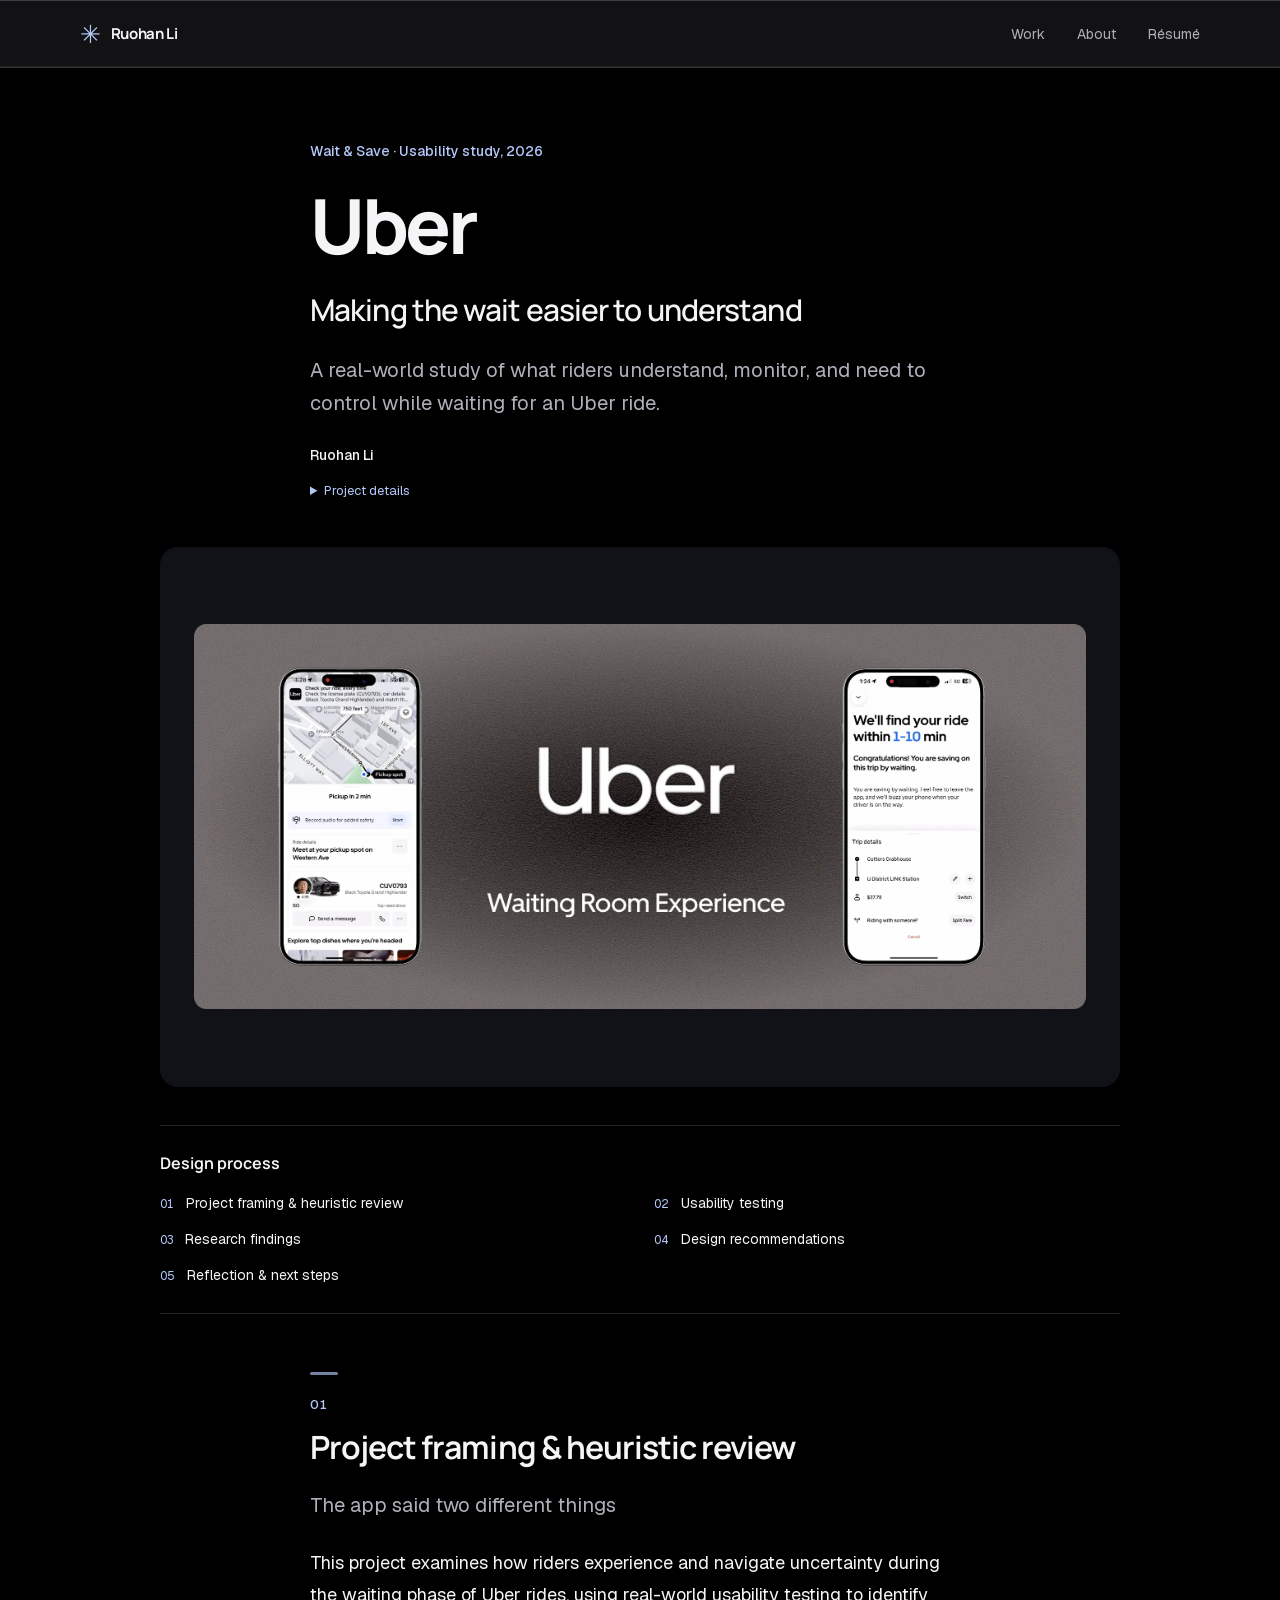
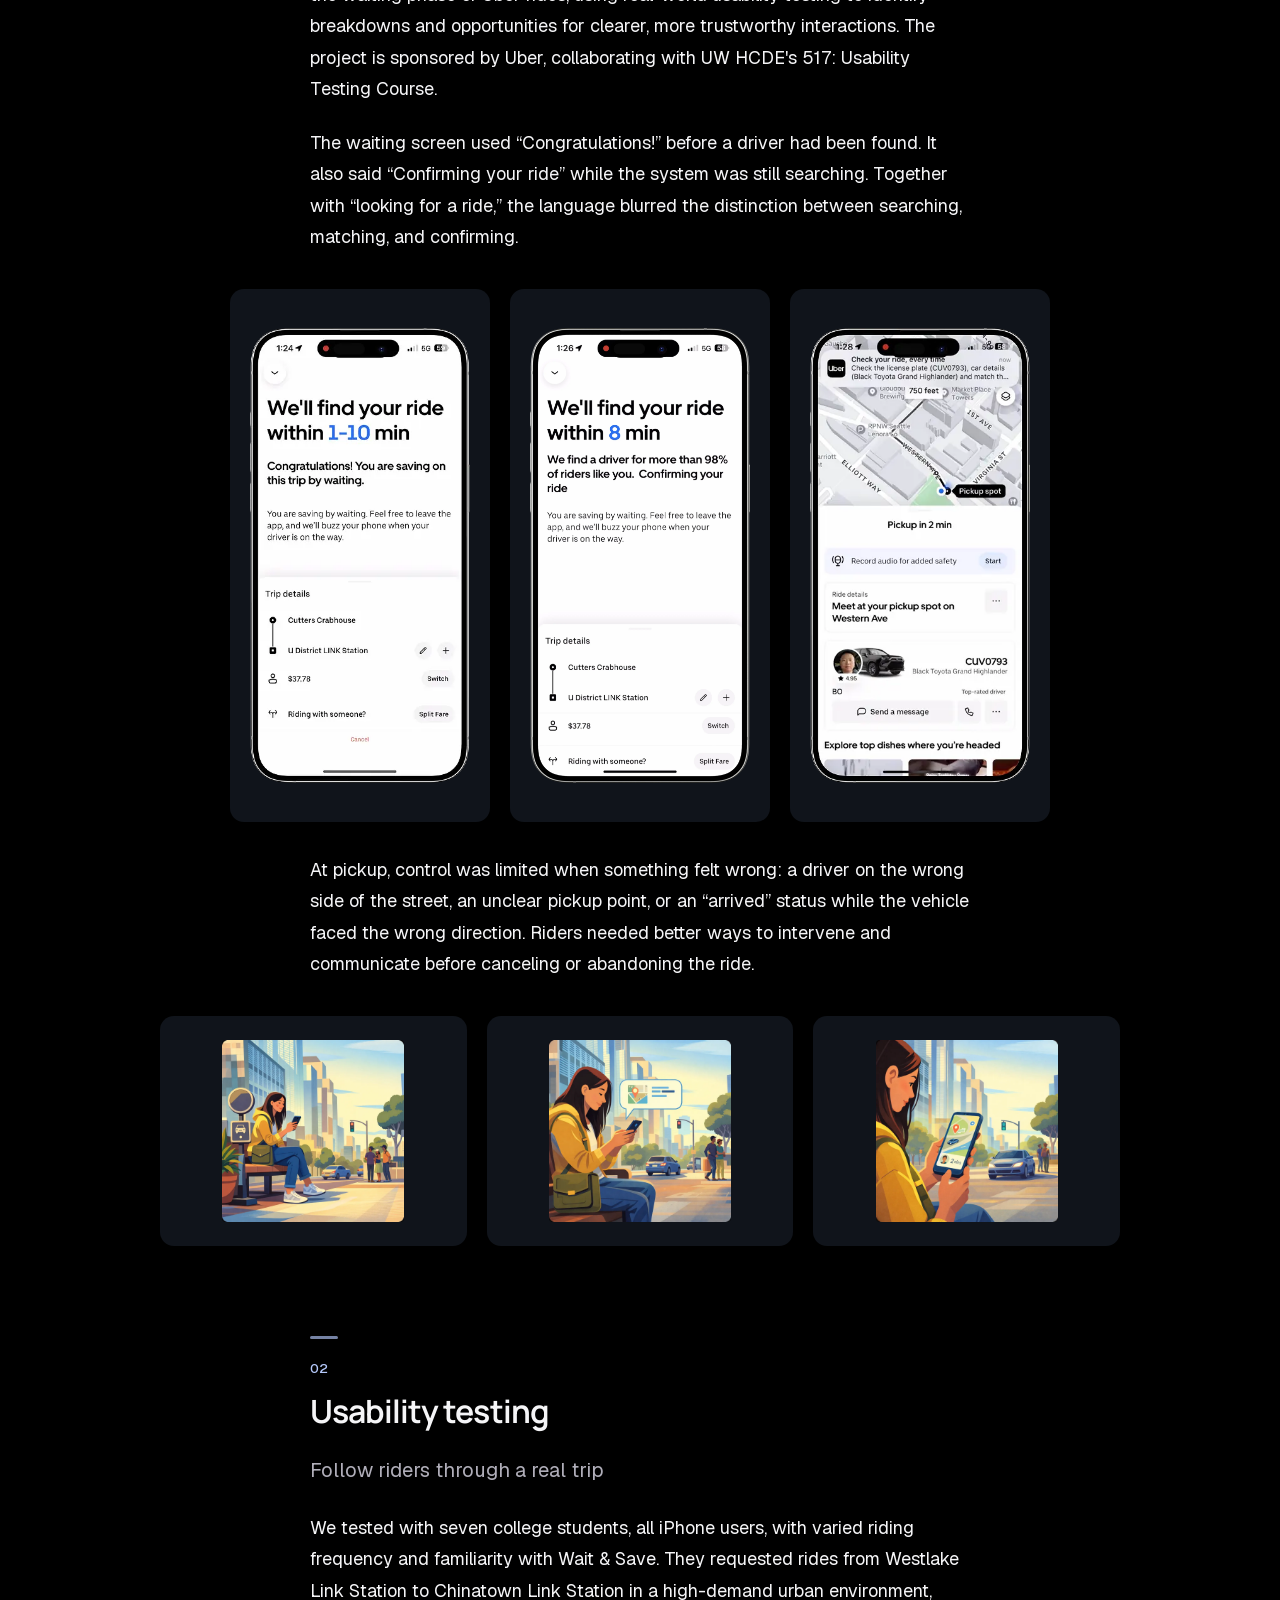
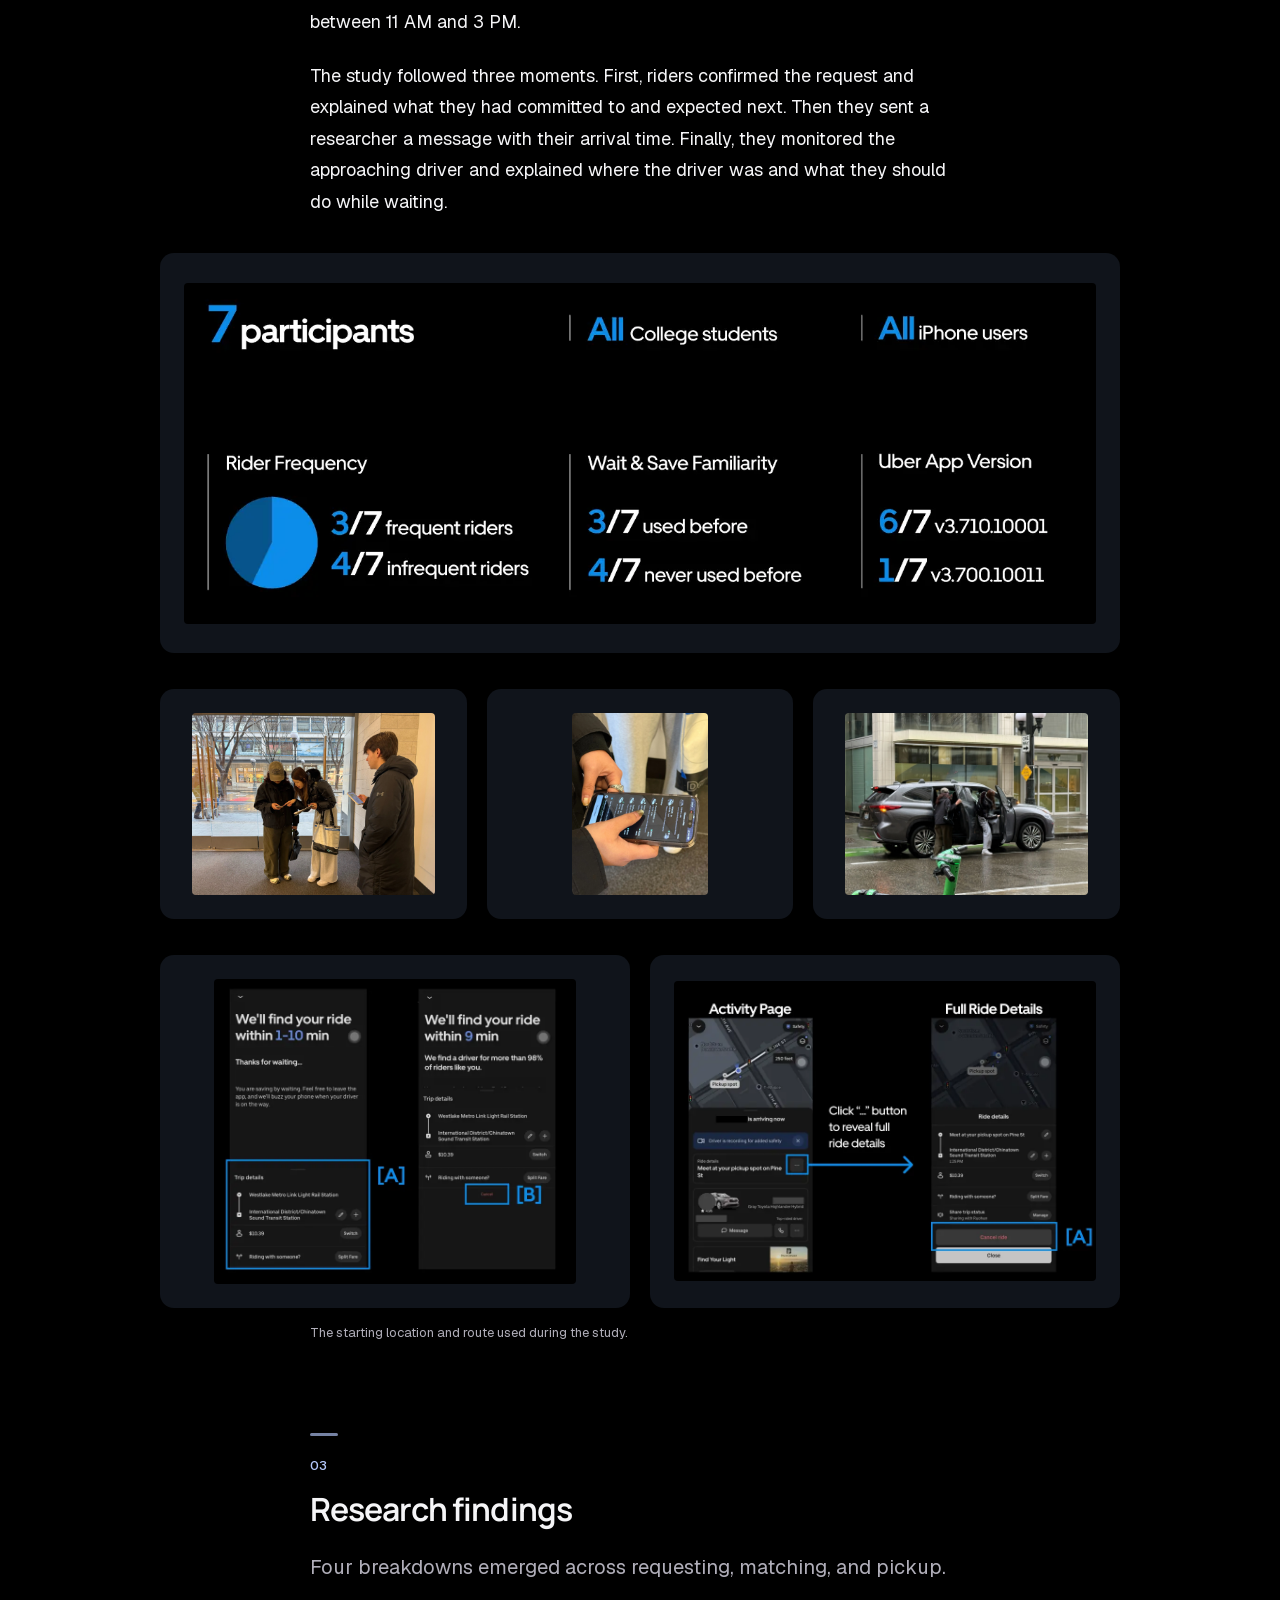
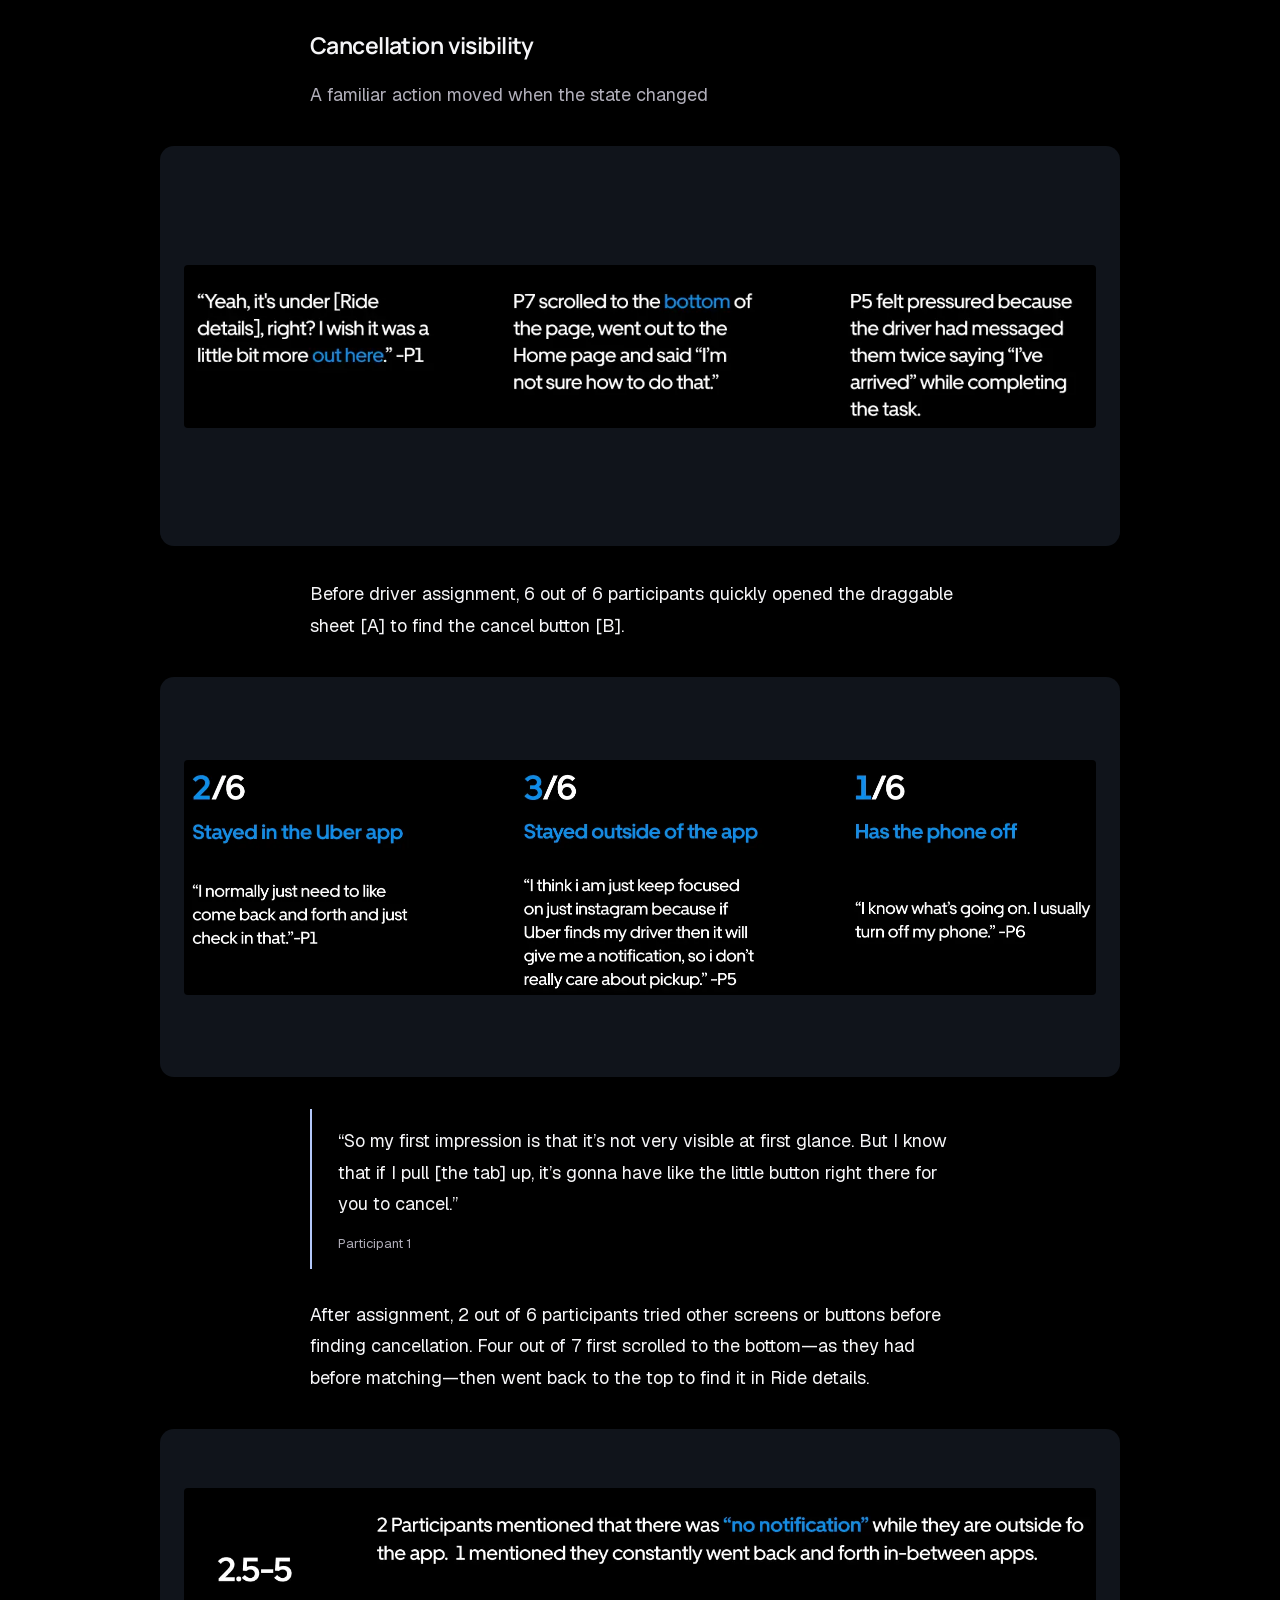
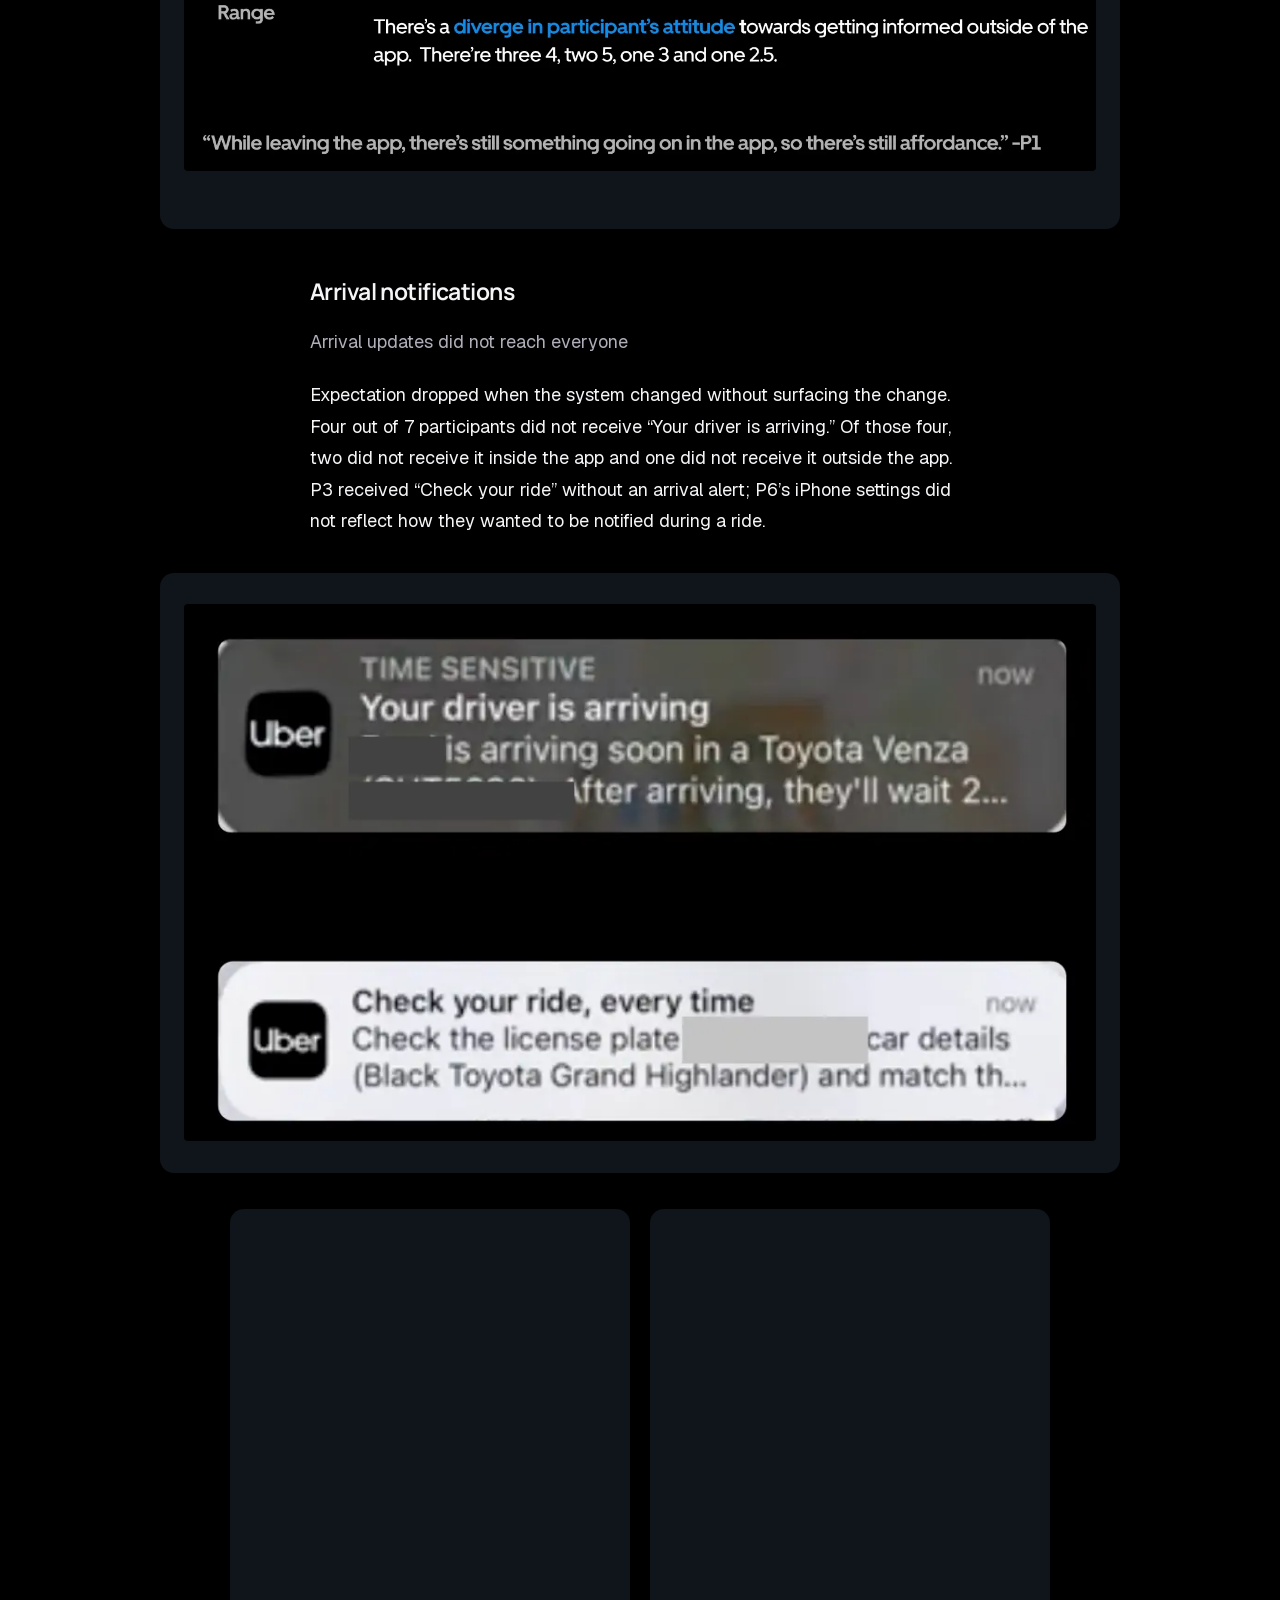
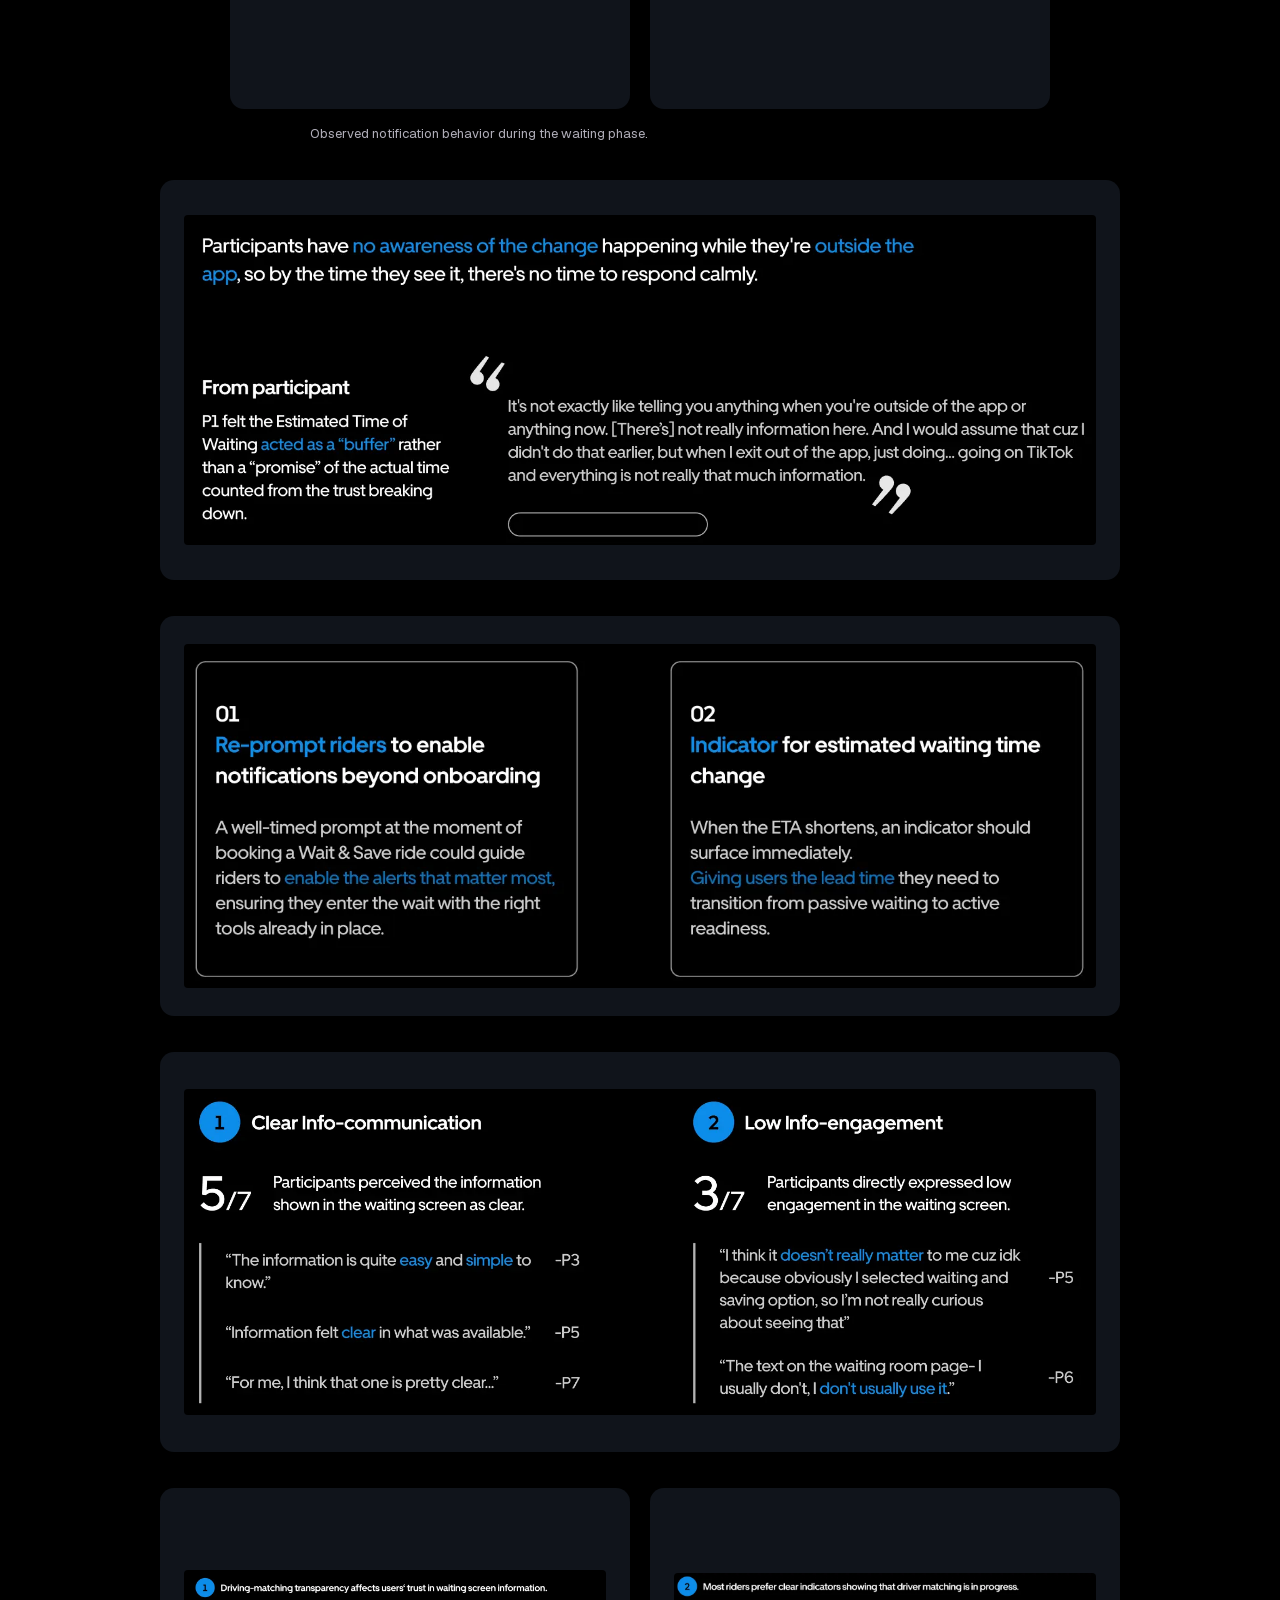
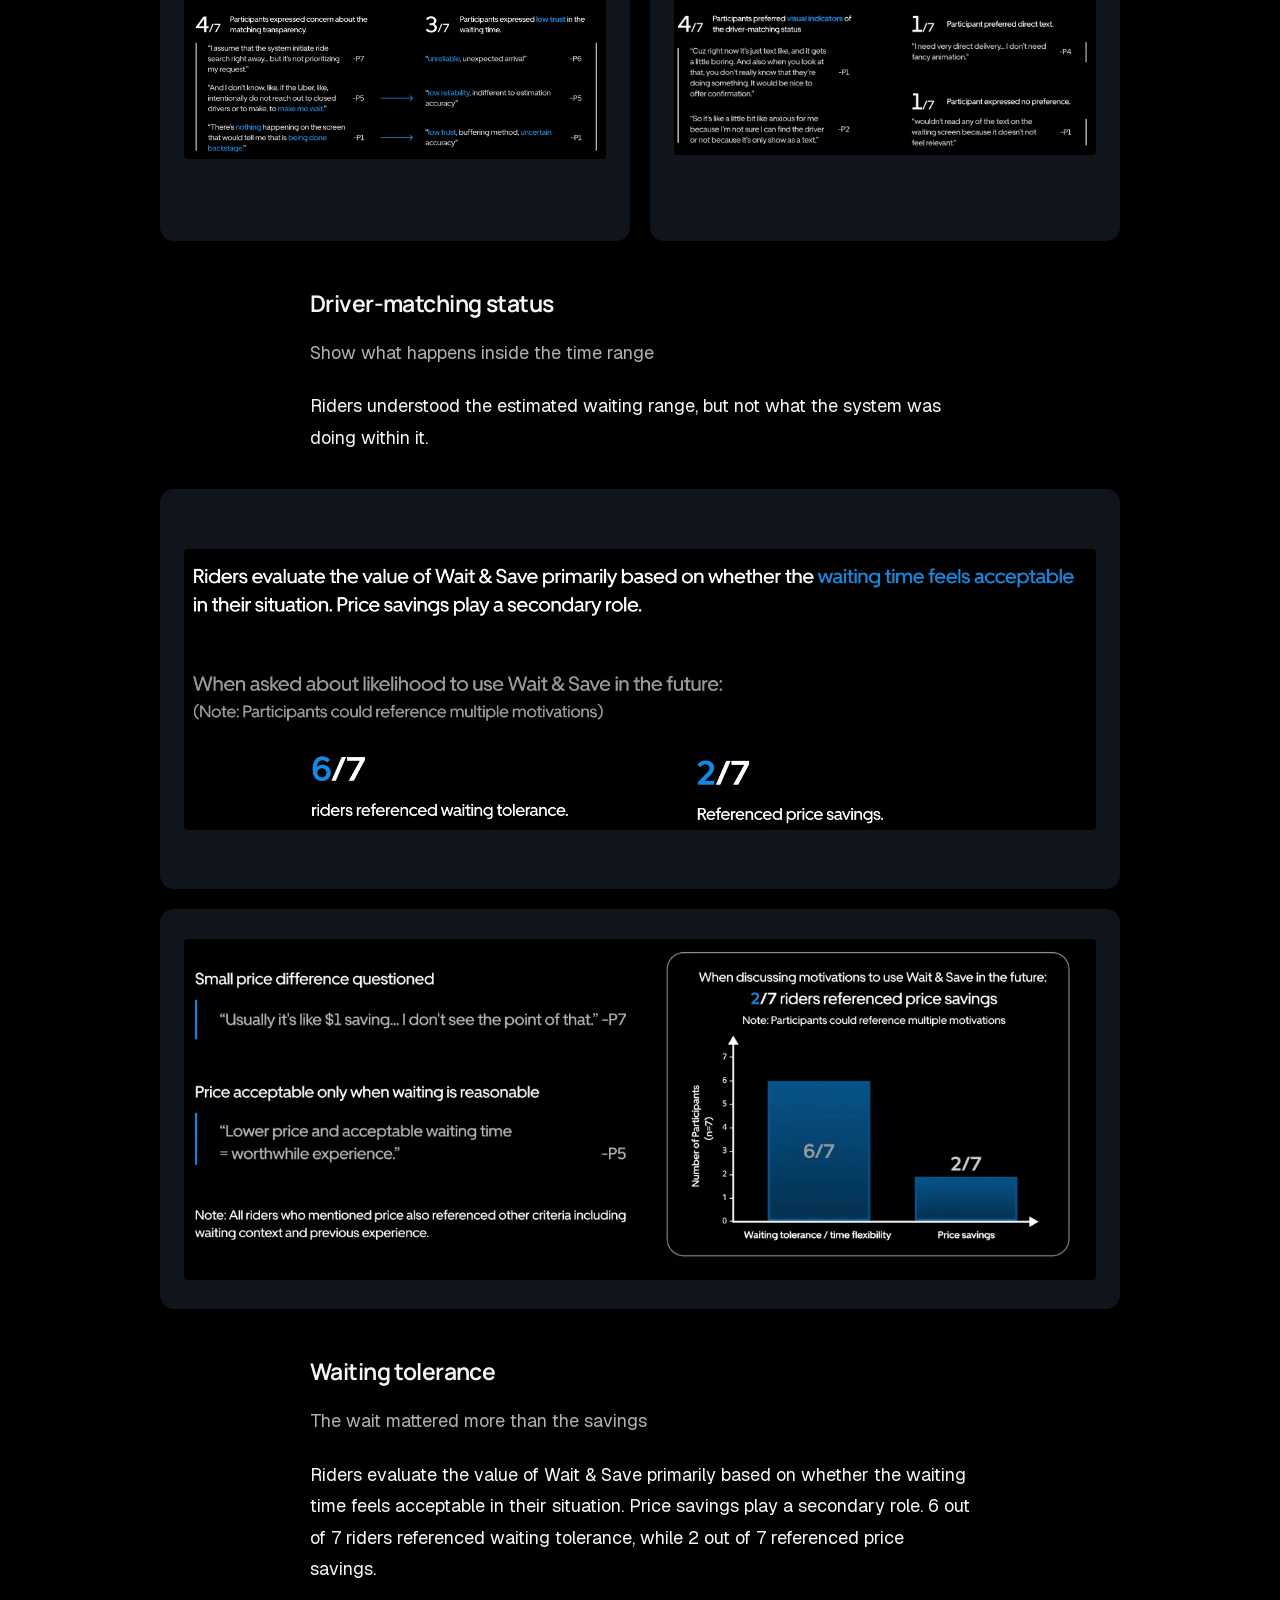
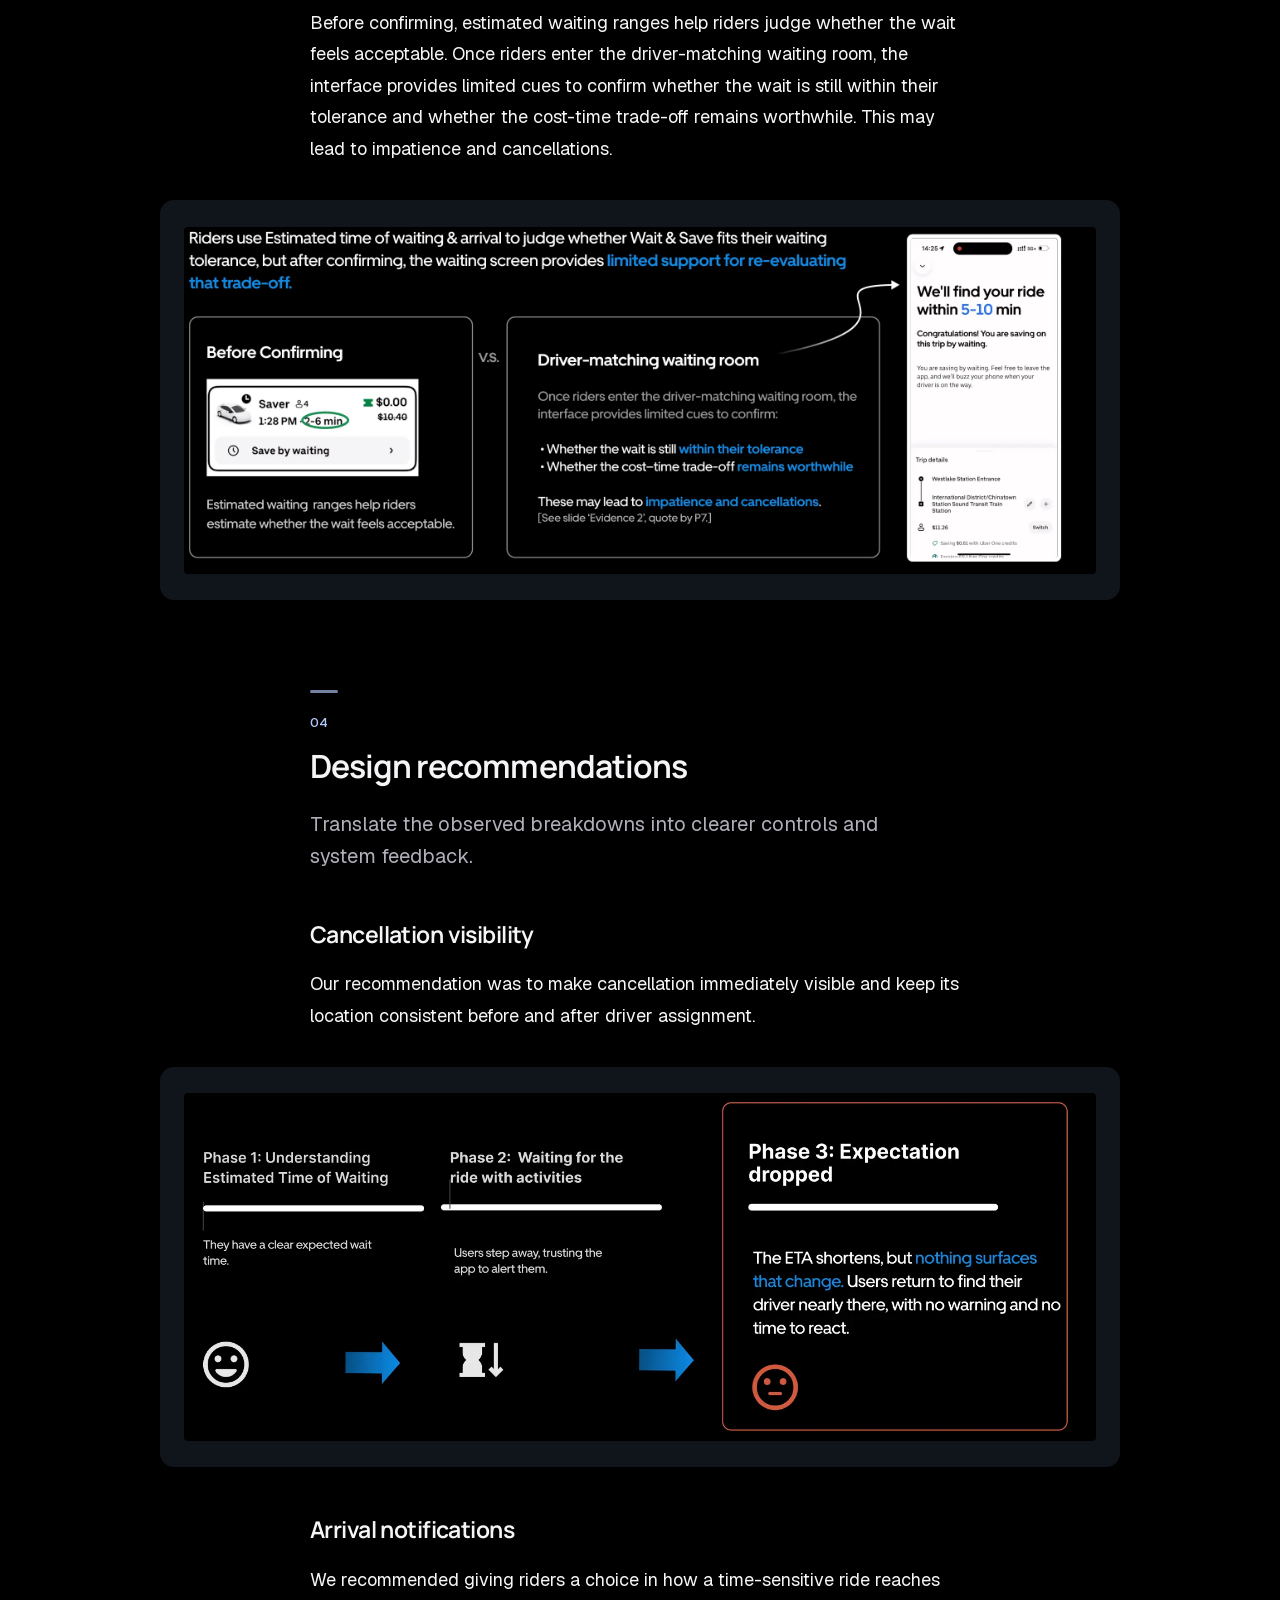
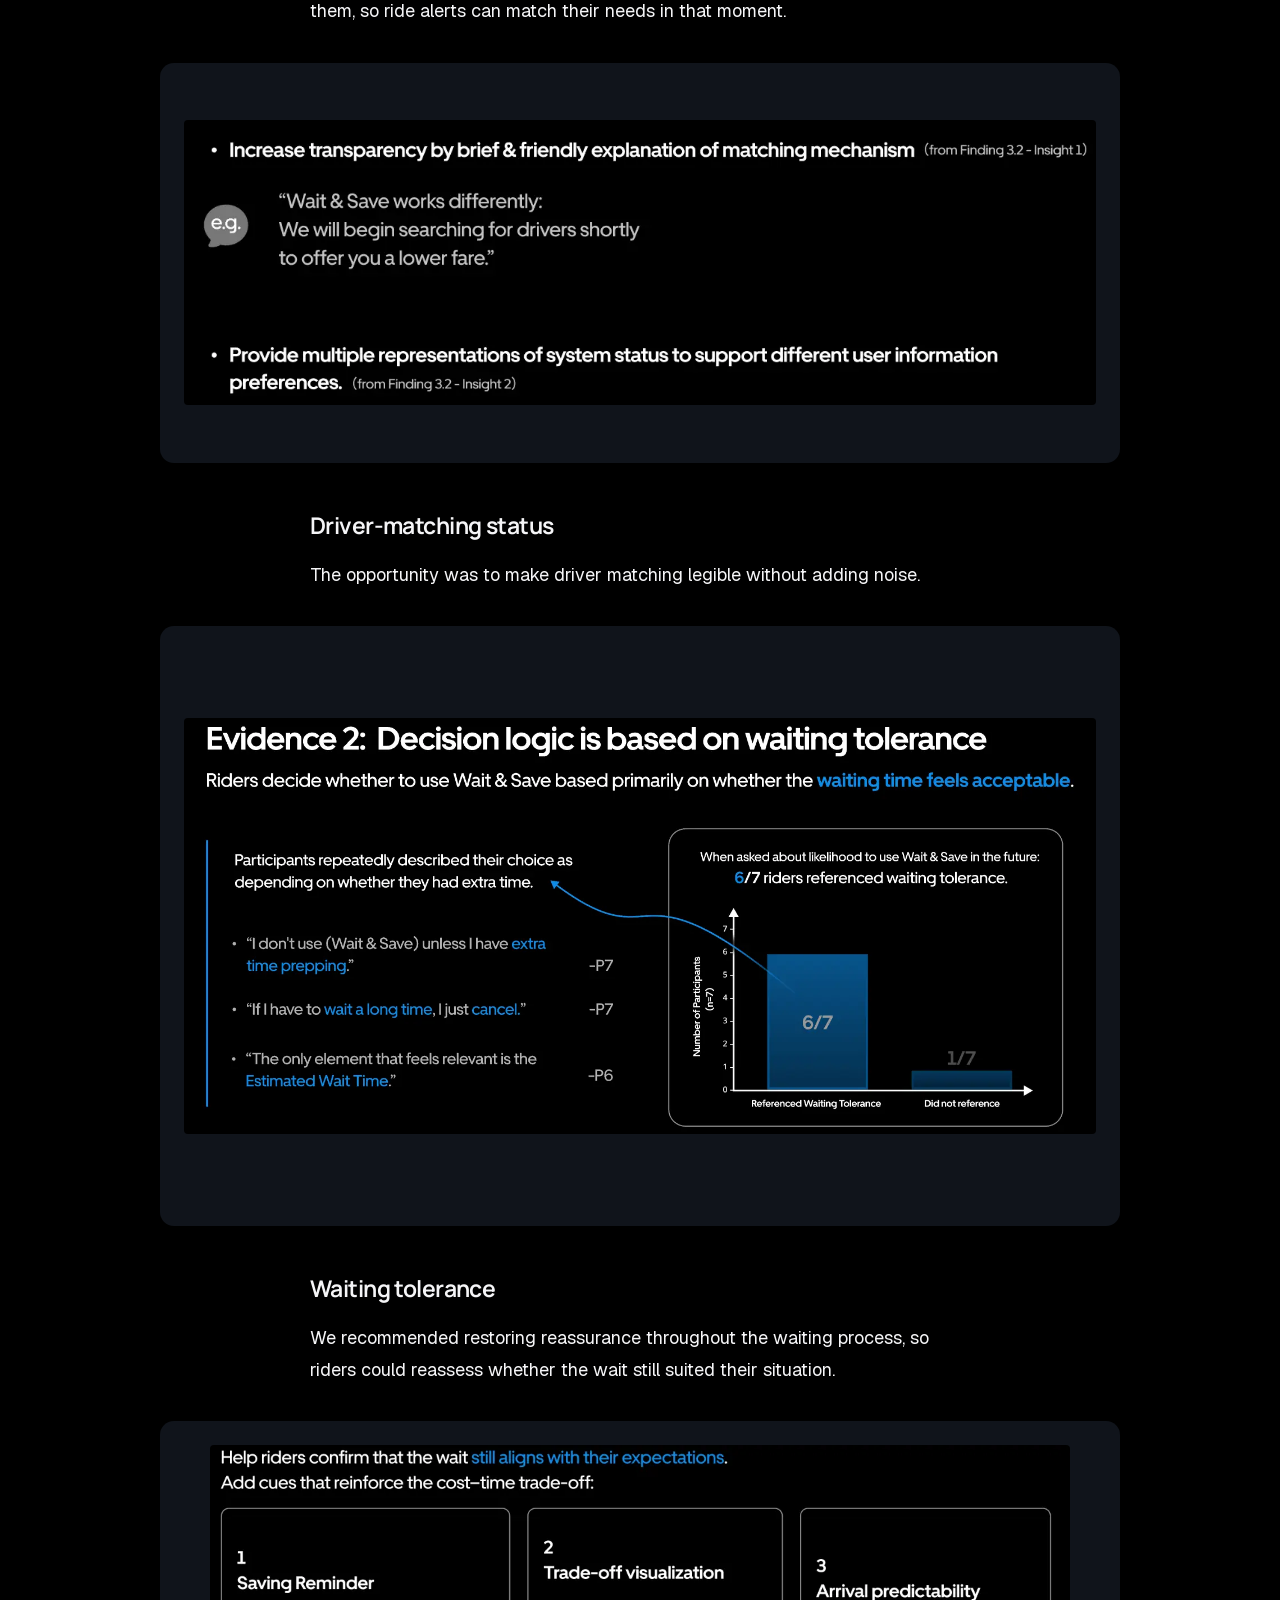
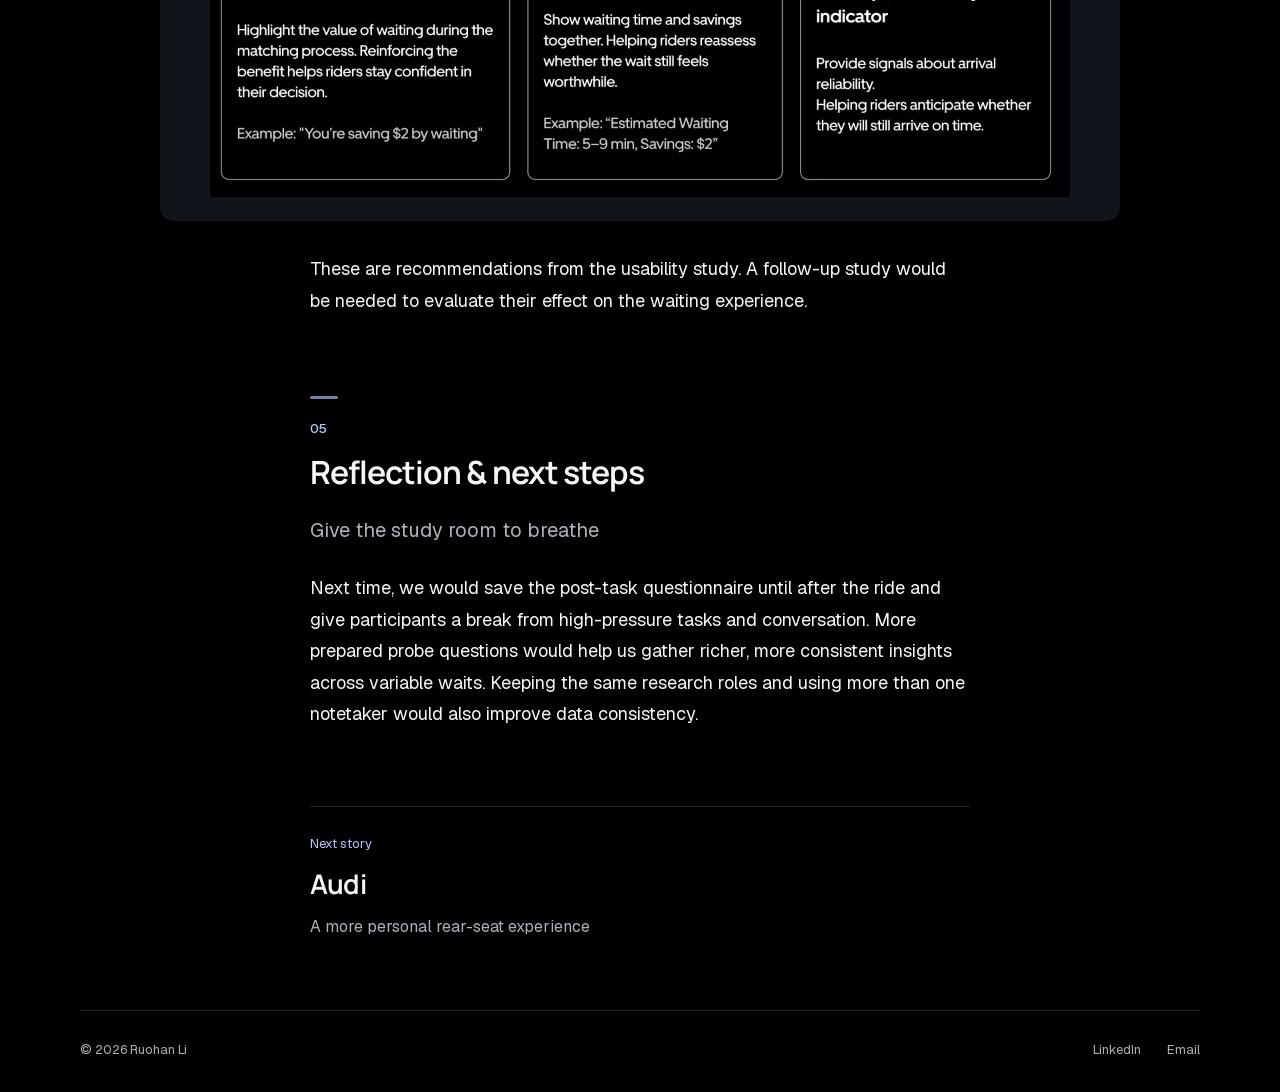
<file: uber.html>
<!DOCTYPE html>

<html data-theme="dark" lang="en">
<head>
<meta charset="utf-8"/>
<meta content="width=device-width, initial-scale=1" name="viewport"/>
<meta content="Uber — Making the wait easier to understand. A design case study by Ruohan Li." name="description"/>
<meta content="#000000" name="theme-color"/>
<title>Uber — Making the wait easier to understand — Ruohan Li</title>
<link as="font" crossorigin="" href="assets/fonts/geist-latin.woff2" rel="preload" type="font/woff2"/>
<link as="font" crossorigin="" href="assets/fonts/manrope-latin.woff2" rel="preload" type="font/woff2"/>
<link href="portfolio-editorial.css?v=design-process-1" rel="stylesheet"/>
</head>
<body data-page="uber">
<a class="skip-link" href="#main">Skip to content</a>
<header class="site-nav"><div class="nav-inner"><a class="brand" href="index.html"><span aria-hidden="true" class="brand-flower">✳</span>Ruohan Li</a><nav aria-label="Primary navigation"><a href="index.html#work">Work</a><a href="about.html">About</a><a href="https://drive.google.com/file/d/1_ESqqSuW8EWoL18eo7HfkMHZ9Ujh4vVP/view?usp=sharing" rel="noreferrer" target="_blank">Résumé</a></nav></div></header>
<main class="article" id="main"><header class="article-header"><p class="article-kicker">Wait &amp; Save · Usability study, 2026</p><h1 class="company-title">Uber</h1><p class="article-work-title">Making the wait easier to understand</p><p class="article-dek">A real-world study of what riders understand, monitor, and need to control while waiting for an Uber ride.</p><p class="byline">Ruohan Li</p><details class="project-details"><summary>Project details</summary><p>Skills: Usability Testing Product Design · User Research · Team: Ruohan Li · Annie Huang Alex Foster · Zhian Hu · Duration: January 2026 March 2026 · Stakeholder: Uber HCDE 517</p></details></header><figure class="story-media article-cover" data-layout="board" style="--columns:1"><div class="media-grid"><div class="media-item" data-shape="landscape"><button aria-label="Enlarge: Uber Waiting Room Experience project overview" class="media-open" type="button"><img alt="Uber Waiting Room Experience project overview" decoding="async" height="935" loading="lazy" src="assets/uber/01-hero.webp" width="2170"/></button></div></div></figure><nav aria-label="Design process" class="process-nav" id="design-process"><p>Design process</p><ol><li><a href="#problem"><span>01</span>Project framing &amp; heuristic review</a></li><li><a href="#tasks"><span>02</span>Usability testing</a></li><li><a href="#findings"><span>03</span>Research findings</a></li><li><a href="#recommendations"><span>04</span>Design recommendations</a></li><li><a href="#reflection"><span>05</span>Reflection &amp; next steps</a></li></ol></nav><section aria-labelledby="problem-title" class="story-section" id="problem"><h2 id="problem-title"><span aria-hidden="true" class="step-number">01</span>Project framing &amp; heuristic review</h2><p class="step-insight">The app said two different things</p><p>This project examines how riders experience and navigate uncertainty during the waiting phase of Uber rides, using real-world usability testing to identify breakdowns and opportunities for clearer, more trustworthy interactions. The project is sponsored by Uber, collaborating with UW HCDE's 517: Usability Testing Course.</p><p>The waiting screen used “Congratulations!” before a driver had been found. It also said “Confirming your ride” while the system was still searching. Together with “looking for a ride,” the language blurred the distinction between searching, matching, and confirming.</p><figure class="story-media phones" data-layout="phones" style="--columns:3"><div class="media-grid"><div class="media-item" data-shape="portrait"><button aria-label="Enlarge: Uber waiting screen example one" class="media-open" type="button"><img alt="Uber waiting screen example one" decoding="async" height="722" loading="lazy" src="assets/uber/02-waiting-screen-a.webp" width="349"/></button></div><div class="media-item" data-shape="portrait"><button aria-label="Enlarge: Uber waiting screen example two" class="media-open" type="button"><img alt="Uber waiting screen example two" decoding="async" height="3609" loading="lazy" src="assets/uber/03-waiting-screen-b.webp" width="1742"/></button></div><div class="media-item" data-shape="portrait"><button aria-label="Enlarge: Uber waiting screen example three" class="media-open" type="button"><img alt="Uber waiting screen example three" decoding="async" height="723" loading="lazy" src="assets/uber/04-waiting-screen-c.webp" width="349"/></button></div></div></figure><p>At pickup, control was limited when something felt wrong: a driver on the wrong side of the street, an unclear pickup point, or an “arrived” status while the vehicle faced the wrong direction. Riders needed better ways to intervene and communicate before canceling or abandoning the ride.</p><figure class="story-media phones" data-layout="paired" style="--columns:3"><div class="media-grid"><div class="media-item" data-shape="square"><button aria-label="Enlarge: Pickup issue example one" class="media-open" type="button"><img alt="Pickup issue example one" decoding="async" height="1024" loading="lazy" src="assets/uber/05-control-issue-a.webp" width="1024"/></button></div><div class="media-item" data-shape="square"><button aria-label="Enlarge: Pickup issue example two" class="media-open" type="button"><img alt="Pickup issue example two" decoding="async" height="1024" loading="lazy" src="assets/uber/06-control-issue-b.webp" width="1024"/></button></div><div class="media-item" data-shape="square"><button aria-label="Enlarge: Pickup issue example three" class="media-open" type="button"><img alt="Pickup issue example three" decoding="async" height="1024" loading="lazy" src="assets/uber/07-control-issue-c.webp" width="1024"/></button></div></div></figure></section><section aria-labelledby="tasks-title" class="story-section" id="tasks"><h2 id="tasks-title"><span aria-hidden="true" class="step-number">02</span>Usability testing</h2><p class="step-insight">Follow riders through a real trip</p><p>We tested with seven college students, all iPhone users, with varied riding frequency and familiarity with Wait &amp; Save. They requested rides from Westlake Link Station to Chinatown Link Station in a high-demand urban environment, between 11 AM and 3 PM.</p><p>The study followed three moments. First, riders confirmed the request and explained what they had committed to and expected next. Then they sent a researcher a message with their arrival time. Finally, they monitored the approaching driver and explained where the driver was and what they should do while waiting.</p><figure class="story-media" data-layout="board" style="--columns:1"><div class="media-grid"><div class="media-item" data-shape="wide"><button aria-label="Enlarge: Participant profile: seven college students and iPhone users" class="media-open" type="button"><img alt="Participant profile: seven college students and iPhone users" decoding="async" height="486" loading="lazy" src="assets/uber/08-user-task-map.webp" width="1300"/></button></div></div></figure><figure class="story-media" data-layout="paired" style="--columns:3"><div class="media-grid"><div class="media-item" data-shape="landscape"><button aria-label="Enlarge: Participant during field study" class="media-open" type="button"><img alt="Participant during field study" decoding="async" height="4284" loading="lazy" src="assets/uber/09-participant-01.webp" width="5712"/></button></div><div class="media-item" data-shape="square"><button aria-label="Enlarge: Participant using Uber during field study" class="media-open" type="button"><img alt="Participant using Uber during field study" decoding="async" height="4032" loading="lazy" src="assets/uber/10-participant-02.webp" width="3024"/></button></div><div class="media-item" data-shape="landscape"><button aria-label="Enlarge: Participant during urban usability test" class="media-open" type="button"><img alt="Participant during urban usability test" decoding="async" height="3024" loading="lazy" src="assets/uber/11-participant-03.webp" width="4032"/></button></div></div></figure><figure class="story-media" data-layout="paired" style="--columns:2"><div class="media-grid"><div class="media-item" data-shape="square"><button aria-label="Enlarge: Westlake Link Station testing location" class="media-open" type="button"><img alt="Westlake Link Station testing location" decoding="async" height="646" loading="lazy" src="assets/uber/12-test-location.webp" width="768"/></button></div><div class="media-item" data-shape="landscape"><button aria-label="Enlarge: Test route from Westlake to Chinatown Link Station" class="media-open" type="button"><img alt="Test route from Westlake to Chinatown Link Station" decoding="async" height="640" loading="lazy" src="assets/uber/13-test-route.webp" width="900"/></button></div></div><figcaption>The starting location and route used during the study.</figcaption></figure></section><section aria-labelledby="findings-title" class="story-section" id="findings"><h2 id="findings-title"><span aria-hidden="true" class="step-number">03</span>Research findings</h2><p class="step-insight">Four breakdowns emerged across requesting, matching, and pickup.</p><h3 id="finding-1">Cancellation visibility</h3><p class="finding-insight">A familiar action moved when the state changed</p><figure class="story-media" data-layout="board" style="--columns:1"><div class="media-grid"><div class="media-item" data-shape="wide"><button aria-label="Enlarge: Finding one overview" class="media-open" type="button"><img alt="Finding one overview" decoding="async" height="220" loading="lazy" src="assets/uber/14-finding-1-overview.webp" width="1226"/></button></div></div></figure><p>Before driver assignment, 6 out of 6 participants quickly opened the draggable sheet [A] to find the cancel button [B].</p><figure class="story-media" data-layout="board" style="--columns:1"><div class="media-grid"><div class="media-item" data-shape="wide"><button aria-label="Enlarge: Cancel button before driver assignment" class="media-open" type="button"><img alt="Cancel button before driver assignment" decoding="async" height="470" loading="lazy" src="assets/uber/15-cancel-before.webp" width="1818"/></button></div></div></figure><blockquote><p>“So my first impression is that it’s not very visible at first glance. But I know that if I pull [the tab] up, it’s gonna have like the little button right there for you to cancel.”</p><cite>Participant 1</cite></blockquote><p>After assignment, 2 out of 6 participants tried other screens or buttons before finding cancellation. Four out of 7 first scrolled to the bottom—as they had before matching—then went back to the top to find it in Ride details.</p><figure class="story-media" data-layout="board" style="--columns:1"><div class="media-grid"><div class="media-item" data-shape="wide"><button aria-label="Enlarge: Cancel button after driver assignment" class="media-open" type="button"><img alt="Cancel button after driver assignment" decoding="async" height="476" loading="lazy" src="assets/uber/16-cancel-after.webp" width="1530"/></button></div></div></figure><h3 id="finding-2">Arrival notifications</h3><p class="finding-insight">Arrival updates did not reach everyone</p><p>Expectation dropped when the system changed without surfacing the change. Four out of 7 participants did not receive “Your driver is arriving.” Of those four, two did not receive it inside the app and one did not receive it outside the app. P3 received “Check your ride” without an arrival alert; P6’s iPhone settings did not reflect how they wanted to be notified during a ride.</p><figure class="story-media" data-layout="board" style="--columns:1"><div class="media-grid"><div class="media-item" data-shape="landscape"><button aria-label="Enlarge: Waiting during the driver assignment stage" class="media-open" type="button"><img alt="Waiting during the driver assignment stage" decoding="async" height="578" loading="lazy" src="assets/uber/18-finding-2-wait.webp" width="982"/></button></div></div></figure><figure class="story-media demo-videos" data-layout="paired" style="--columns:2"><div class="media-grid"><div class="media-item" data-shape="landscape"><video aria-label="Uber notification demonstration one" autoplay="" height="416" loop="" muted="" playsinline="" src="assets/uber/19-notification-demo-a.mp4" width="664"></video></div><div class="media-item" data-shape="portrait"><video aria-label="Uber notification demonstration two" autoplay="" height="1092" loop="" muted="" playsinline="" src="assets/uber/20-notification-demo-b.mp4" width="556"></video></div></div><figcaption>Observed notification behavior during the waiting phase.</figcaption></figure><figure class="story-media" data-layout="board" style="--columns:1"><div class="media-grid"><div class="media-item" data-shape="wide"><button aria-label="Enlarge: Participant confidence score for staying informed" class="media-open" type="button"><img alt="Participant confidence score for staying informed" decoding="async" height="530" loading="lazy" src="assets/uber/21-confidence-score.webp" width="1462"/></button></div></div></figure><figure class="story-media" data-layout="board" style="--columns:1"><div class="media-grid"><div class="media-item" data-shape="wide"><button aria-label="Enlarge: Timeline showing when waiting status becomes inconsistent" class="media-open" type="button"><img alt="Timeline showing when waiting status becomes inconsistent" decoding="async" height="506" loading="lazy" src="assets/uber/22-inconsistency-map.webp" width="1344"/></button></div></div></figure><figure class="story-media" data-layout="board" style="--columns:1"><div class="media-grid"><div class="media-item" data-shape="wide"><button aria-label="Enlarge: Inconsistent notification activity overview" class="media-open" type="button"><img alt="Inconsistent notification activity overview" decoding="async" height="598" loading="lazy" src="assets/uber/23-notification-activity.webp" width="1676"/></button></div></div></figure><figure class="story-media" data-layout="paired" style="--columns:2"><div class="media-grid"><div class="media-item" data-shape="landscape"><button aria-label="Enlarge: Notification inconsistency evidence" class="media-open" type="button"><img alt="Notification inconsistency evidence" decoding="async" height="656" loading="lazy" src="assets/uber/24-notification-evidence.webp" width="1468"/></button></div><div class="media-item" data-shape="landscape"><button aria-label="Enlarge: Notification activity detail" class="media-open" type="button"><img alt="Notification activity detail" decoding="async" height="528" loading="lazy" src="assets/uber/25-notification-detail.webp" width="1226"/></button></div></div></figure><h3 id="finding-3">Driver-matching status</h3><p class="finding-insight">Show what happens inside the time range</p><p>Riders understood the estimated waiting range, but not what the system was doing within it.</p><figure class="story-media" data-layout="board" style="--columns:1"><div class="media-grid"><div class="media-item" data-shape="wide"><button aria-label="Enlarge: Finding three: clear waiting information with limited visibility into driver matching" class="media-open" type="button"><img alt="Finding three: clear waiting information with limited visibility into driver matching" decoding="async" height="518" loading="lazy" src="assets/uber/27-finding-3.webp" width="1680"/></button></div><div class="media-item" data-shape="wide"><button aria-label="Enlarge: User insights about driver matching" class="media-open" type="button"><img alt="User insights about driver matching" decoding="async" height="470" loading="lazy" src="assets/uber/28-finding-3-insights.webp" width="1258"/></button></div></div></figure><h3 id="finding-4">Waiting tolerance</h3><p class="finding-insight">The wait mattered more than the savings</p><p>Riders evaluate the value of Wait &amp; Save primarily based on whether the waiting time feels acceptable in their situation. Price savings play a secondary role. 6 out of 7 riders referenced waiting tolerance, while 2 out of 7 referenced price savings.</p><p>Before confirming, estimated waiting ranges help riders judge whether the wait feels acceptable. Once riders enter the driver-matching waiting room, the interface provides limited cues to confirm whether the wait is still within their tolerance and whether the cost-time trade-off remains worthwhile. This may lead to impatience and cancellations.</p><figure class="story-media" data-layout="board" style="--columns:1"><div class="media-grid"><div class="media-item" data-shape="wide"><button aria-label="Enlarge: Waiting room provides limited support for re-evaluating the time and cost trade-off" class="media-open" type="button"><img alt="Waiting room provides limited support for re-evaluating the time and cost trade-off" decoding="async" height="838" loading="lazy" src="assets/uber/30-finding-4.webp" width="2198"/></button></div></div></figure></section><section aria-labelledby="recommendations-title" class="story-section" id="recommendations"><h2 id="recommendations-title"><span aria-hidden="true" class="step-number">04</span>Design recommendations</h2><p class="step-insight">Translate the observed breakdowns into clearer controls and system feedback.</p><h3>Cancellation visibility</h3><p>Our recommendation was to make cancellation immediately visible and keep its location consistent before and after driver assignment.</p><figure class="story-media" data-layout="board" style="--columns:1"><div class="media-grid"><div class="media-item" data-shape="wide"><button aria-label="Enlarge: Cancellation design opportunity" class="media-open" type="button"><img alt="Cancellation design opportunity" decoding="async" height="616" loading="lazy" src="assets/uber/17-finding-1-opportunity.webp" width="1614"/></button></div></div></figure><h3>Arrival notifications</h3><p>We recommended giving riders a choice in how a time-sensitive ride reaches them, so ride alerts can match their needs in that moment.</p><figure class="story-media" data-layout="board" style="--columns:1"><div class="media-grid"><div class="media-item" data-shape="wide"><button aria-label="Enlarge: Opportunity to grant users notification affordances" class="media-open" type="button"><img alt="Opportunity to grant users notification affordances" decoding="async" height="380" loading="lazy" src="assets/uber/26-opportunity-affordances.webp" width="1220"/></button></div></div></figure><h3>Driver-matching status</h3><p>The opportunity was to make driver matching legible without adding noise.</p><figure class="story-media" data-layout="board" style="--columns:1"><div class="media-grid"><div class="media-item" data-shape="landscape"><button aria-label="Enlarge: Design opportunity for driver matching visibility" class="media-open" type="button"><img alt="Design opportunity for driver matching visibility" decoding="async" height="740" loading="lazy" src="assets/uber/29-finding-3-opportunity.webp" width="1624"/></button></div></div></figure><h3>Waiting tolerance</h3><p>We recommended restoring reassurance throughout the waiting process, so riders could reassess whether the wait still suited their situation.</p><figure class="story-media" data-layout="board" style="--columns:1"><div class="media-grid"><div class="media-item" data-shape="wide"><button aria-label="Enlarge: Opportunity to restore reassurance during the wait" class="media-open" type="button"><img alt="Opportunity to restore reassurance during the wait" decoding="async" height="528" loading="lazy" src="assets/uber/31-finding-4-opportunity.webp" width="1290"/></button></div></div></figure><p>These are recommendations from the usability study. A follow-up study would be needed to evaluate their effect on the waiting experience.</p></section><section aria-labelledby="reflection-title" class="story-section" id="reflection"><h2 id="reflection-title"><span aria-hidden="true" class="step-number">05</span>Reflection &amp; next steps</h2><p class="step-insight">Give the study room to breathe</p><p>Next time, we would save the post-task questionnaire until after the ride and give participants a break from high-pressure tasks and conversation. More prepared probe questions would help us gather richer, more consistent insights across variable waits. Keeping the same research roles and using more than one notetaker would also improve data consistency.</p></section><aside class="next-story"><p>Next story</p><a href="audi.html">Audi</a><p class="next-focus">A more personal rear-seat experience</p></aside></main>
<footer class="site-footer"><span>© 2026 Ruohan Li</span><div><a href="http://www.linkedin.com/in/ruohan-kitty-li/" rel="noreferrer" target="_blank">LinkedIn</a><a href="mailto:ruohli@uw.edu">Email</a></div></footer>
<dialog aria-label="Project image viewer" class="media-lightbox">
<button aria-label="Close image" class="viewer-close" type="button">
<svg aria-hidden="true" viewbox="0 0 24 24"><path d="m6 6 12 12M18 6 6 18"></path></svg>
</button>
<div class="viewer-image"></div>
<div class="viewer-caption"><p></p><a rel="noreferrer" target="_blank">Open full size</a></div>
<nav aria-label="Photography navigation" class="photo-controls" hidden="">
<button class="photo-previous" type="button">Previous</button>
<span aria-atomic="true" aria-live="polite" class="photo-position"></span>
<button class="photo-next" type="button">Next</button>
</nav>
</dialog>
<script defer="" src="portfolio-interactions.js?v=company-gallery-1"></script>
</body></html>
</file>
<file: portfolio-editorial.css>
@font-face {
  font-family: Geist;
  src: url("assets/fonts/geist-latin.woff2") format("woff2");
  font-weight: 100 900;
  font-style: normal;
  font-display: swap;
}
@font-face {
  font-family: Manrope;
  src: url("assets/fonts/manrope-latin.woff2") format("woff2");
  font-weight: 400 800;
  font-style: normal;
  font-display: swap;
}
:root {
  color-scheme: light;
  --paper: #fff;
  --ink: #24232b;
  --muted: #696671;
  --accent: #7153b5;
  --accent-light: #f3effb;
  --line: rgba(64, 42, 94, .12);
  --glass: rgba(255, 255, 255, .76);
  --glass-edge: rgba(255, 255, 255, .95);
  --stage: #f7f5fb;
  --width: 1120px;
  --media-width: 960px;
  --reading: 660px;
  --pad: clamp(22px, 5vw, 60px);
  --display: Manrope, -apple-system, BlinkMacSystemFont, sans-serif;
  --body: Geist, -apple-system, BlinkMacSystemFont, "Helvetica Neue", sans-serif;
  --title: clamp(36px, 4.5vw, 52px);
  --section-title: clamp(27px, 3vw, 32px);
  --sub-title: 23px;
  --body-size: 18px;
  --caption: 13px;
  --ease: cubic-bezier(.22, .68, 0, 1);
}
[data-theme="dark"] {
  color-scheme: dark;
  --paper: #000;
  --ink: #f5f5f7;
  --muted: #b0aeb9;
  --line: rgba(255, 255, 255, .15);
  --glass: rgba(25, 25, 28, .73);
  --glass-edge: rgba(255, 255, 255, .18);
  --stage: #101014;
}
body[data-page="tiktok"] { --accent: #78ece8; --accent-light: #152629; --stage: #111619; }
body[data-page="bytedance"] { --accent: #7451bd; --accent-light: #f0eafa; --stage: #f7f3fc; }
body[data-page="uber"] { --accent: #b4c8fa; --accent-light: #17202e; --stage: #10141b; }
body[data-page="audi"] { --accent: #38557b; --accent-light: #edf2f8; --stage: #f2f4f7; }
body[data-page="safebook"] { --accent: #297449; --accent-light: #eaf5ef; --stage: #f2f7f4; }
body[data-page="index"], body[data-page="about"] { --paper: #fdfcfe; }

* { box-sizing: border-box; }
html { background: var(--paper); scroll-behavior: smooth; scroll-padding-top: 88px; }
body { margin: 0; color: var(--ink); background: var(--paper); font-family: var(--body); font-synthesis: none; -webkit-font-smoothing: antialiased; -moz-osx-font-smoothing: grayscale; }
button { font: inherit; color: inherit; }
a { color: inherit; text-decoration: none; text-decoration-skip-ink: auto; }
a:hover { text-decoration: underline; text-underline-offset: 5px; }
a:focus-visible, button:focus-visible, summary:focus-visible { outline: 2px solid var(--accent); outline-offset: 5px; border-radius: 3px; }
img, video { display: block; max-width: 100%; }
h1, h2, h3, p, figure { margin: 0; }
h1, h2, h3 { font-family: var(--display); text-wrap: balance; }
p { overflow-wrap: break-word; }
::selection { background: var(--accent-light); color: var(--accent); }
.skip-link { position: fixed; z-index: 100; top: -100px; left: 24px; padding: 12px; background: var(--paper); }
.skip-link:focus { top: 12px; }
.nav-inner, .site-footer, .home, .article { width: min(var(--width), calc(100% - 2 * var(--pad))); margin-inline: auto; }

/* Glass stays at the navigation; the article's reading surface remains calm. */
.site-nav { position: sticky; top: 0; z-index: 30; height: 68px; background: var(--glass); backdrop-filter: blur(34px) saturate(150%); -webkit-backdrop-filter: blur(34px) saturate(150%); border-bottom: 1px solid var(--line); box-shadow: inset 0 1px 0 var(--glass-edge), inset 0 -1px 0 rgba(255, 255, 255, .07); }
.nav-inner { height: 100%; display: flex; align-items: center; justify-content: space-between; }
.brand { display: inline-flex; gap: 10px; align-items: center; font-family: var(--display); font-size: 15px; font-weight: 700; letter-spacing: -.025em; }
.brand:hover { text-decoration: none; }
.brand-flower { font-size: 25px; line-height: 1; color: var(--accent); transition: transform 180ms var(--ease); }
.nav-inner nav { display: flex; gap: 32px; font-size: 14px; }
.nav-inner nav a { position: relative; min-height: 44px; display: inline-flex; align-items: center; color: var(--muted); }
.nav-inner nav a::after { content: ""; position: absolute; inset: auto 0 5px; height: 2px; background: var(--accent); transform: scaleX(0); transform-origin: left; transition: transform 150ms var(--ease); }
.nav-inner nav a[aria-current] { color: var(--accent); }
.nav-inner nav a[aria-current]::after { transform: scaleX(1); }
.site-footer { padding: 30px 0 34px; border-top: 1px solid var(--line); color: var(--muted); font-size: var(--caption); display: flex; justify-content: space-between; gap: 20px; }
.site-footer div { display: flex; gap: 26px; }

.home-intro { position: relative; display: grid; grid-template-columns: minmax(0, 1fr) 340px; gap: 20px; align-items: center; padding: 64px 0 68px; }
.intro-copy { position: relative; z-index: 1; }
.home-intro h1 { font-size: clamp(42px, 4.6vw, 62px); line-height: 1.15; font-weight: 650; letter-spacing: -.045em; }
.home-intro h1 span { position: relative; white-space: nowrap; color: var(--accent); }
.home-intro h1 span::after { content: ""; position: absolute; inset: auto 2px -7px; height: 9px; border-bottom: 2px solid #c3b1e3; border-radius: 50%; transform: rotate(-3deg); }
.home-dek { max-width: 590px; margin-top: 24px; font-size: 25px; line-height: 1.5; letter-spacing: -.02em; text-wrap: pretty; }
.home-bio { margin-top: 20px; font-size: 15px; color: var(--muted); line-height: 1.7; }
.intro-contact { margin-top: 20px; }
.hero-companion { position: relative; --turn: 0deg; --lift: 0px; width: 340px; height: 320px; display: grid; place-items: center; }
.companion-art { position: absolute; top: 50%; left: 50%; width: 320px; height: 290px; --companion-scale: 1; transform: translate(-50%, calc(-50% + var(--lift))) rotate(var(--turn)) scale(var(--companion-scale)); transition: transform 220ms var(--ease); }
.pebble { position: absolute; z-index: 2; top: 38px; left: 36px; width: 220px; height: 202px; border-radius: 43% 49% 45% 44%; transform: rotate(-12deg); background: radial-gradient(ellipse at 27% 17%, #f2eaff, transparent 46%), radial-gradient(ellipse at 68% 82%, #ae90d7, transparent 58%), linear-gradient(135deg, #e5d7fa, #c6ade6 68%, #b79bdc); box-shadow: inset 4px 7px 16px rgba(255,255,255,.85), inset -9px -12px 24px rgba(102,67,158,.15), 0 24px 34px -27px rgba(101,72,142,.3); }
.pebble-face { position: absolute; top: 95px; left: 77px; width: 68px; transform: rotate(8deg); color: #514163; }
.pebble-eyes { display: flex; justify-content: space-between; }
.pebble-eyes i { display: block; width: 18px; height: 8px; border-bottom: 3px solid currentColor; border-radius: 50%; }
.pebble-smile { display: block; width: 21px; height: 12px; border-bottom: 3px solid currentColor; border-radius: 50%; margin: 10px auto 0; }
.glass-orb { position: absolute; z-index: 3; right: 21px; bottom: 49px; width: 74px; height: 74px; border-radius: 50%; border: 1px solid rgba(255,255,255,.8); background: radial-gradient(circle at 28% 20%, rgba(255,255,255,.95) 0, rgba(255,255,255,.05) 28%), radial-gradient(circle at 73% 72%, rgba(126,218,227,.32), transparent 62%), linear-gradient(145deg, rgba(255,255,255,.38), rgba(206,216,247,.16)); backdrop-filter: blur(5px); -webkit-backdrop-filter: blur(5px); box-shadow: inset 2px 3px 7px rgba(255,255,255,.8), inset -4px -4px 8px rgba(158,155,208,.2), 0 9px 20px -10px rgba(100,91,146,.25); }
.pebble-shadow { position: absolute; z-index: 0; bottom: 10px; left: 25px; width: 255px; height: 24px; border-radius: 50%; background: radial-gradient(ellipse, rgba(153,124,187,.13), transparent 68%); }
.companion-spark { position: absolute; top: 52px; right: 16px; color: #a78bd0; font-size: 38px; transform: rotate(-12deg); transition: transform 220ms var(--ease); }
.selected-work { padding-bottom: 64px; }
.selected-work > h2 { display: flex; align-items: center; gap: 20px; font-size: 16px; font-weight: 650; margin-bottom: 30px; }
.selected-work > h2::after { content: ""; flex: 1; height: 1px; background: var(--line); }
.project-grid { display: grid; gap: 42px; }
.project { display: grid; grid-template-columns: minmax(0, 1.35fr) minmax(0, 1fr); gap: 46px; align-items: center; padding-bottom: 42px; border-bottom: 1px solid var(--line); }
.project:last-child { border-bottom: 0; padding-bottom: 0; }
.project-image-link { display: block; overflow: hidden; border-radius: 16px; background: var(--stage); aspect-ratio: 1.95; outline: 1px solid rgba(0,0,0,.035); outline-offset: -1px; transition: transform 160ms var(--ease); }
.project-image-link img { width: 100%; height: 100%; object-fit: contain; transition: transform 220ms var(--ease); }
.project-copy { min-width: 0; }
.project-label { font-size: var(--caption); font-weight: 500; color: var(--accent); line-height: 1.6; margin-bottom: 16px; }
.project[data-project="tiktok"] .project-label { color: #21736f; }
.project[data-project="uber"] .project-label, .project[data-project="audi"] .project-label { color: #44658d; }
.project[data-project="safebook"] .project-label { color: #297449; }
.project h3 { font-size: 42px; line-height: 1.2; font-weight: 750; letter-spacing: -.04em; }
.project h3 a:hover { text-decoration: none; color: var(--accent); }
.project .project-work-title { font-family: var(--display); font-size: 22px; line-height: 1.45; font-weight: 550; letter-spacing: -.025em; margin-top: 16px; text-wrap: pretty; }
.project .project-description { font-size: 16px; line-height: 1.65; margin-top: 14px; color: var(--muted); text-wrap: pretty; }
.project-read { display: inline-block; font-size: 14px; margin-top: 24px; text-decoration: underline; text-underline-offset: 5px; }
.home-note { max-width: var(--reading); padding: 22px 0 82px; }
.home-note h2 { font-size: var(--section-title); line-height: 1.3; font-weight: 650; letter-spacing: -.03em; }
.home-note p { margin: 20px 0 24px; font-size: var(--body-size); line-height: 1.7; color: var(--muted); }
.story-link, .cta { display: inline-block; font-size: 16px; line-height: 1.7; text-decoration: underline; text-underline-offset: 5px; color: var(--accent); }

.article-header { max-width: var(--reading); margin: 72px auto 38px; }
.article-kicker { font-size: 14px; line-height: 1.6; color: var(--accent); margin-bottom: 22px; font-weight: 500; }
.article-header h1 { font-size: var(--title); line-height: 1.15; letter-spacing: -.04em; font-weight: 650; }
.article-header .company-title { font-size: clamp(48px, 6vw, 76px); line-height: 1.1; font-weight: 750; letter-spacing: -.045em; }
.article-header .article-work-title { margin-top: 22px; font-family: var(--display); font-size: 30px; line-height: 1.35; font-weight: 550; letter-spacing: -.03em; text-wrap: balance; color: var(--ink); }
.article-dek, .article-header > p:not(.article-kicker):not(.byline):not(.article-work-title) { margin-top: 24px; font-size: 20px; line-height: 1.65; color: var(--muted); text-wrap: pretty; }
.article-header .byline { margin-top: 26px; font-size: 14px; font-weight: 500; }
.project-details { margin-top: 10px; color: var(--muted); font-size: var(--caption); line-height: 1.7; }
.project-details summary { cursor: pointer; width: fit-content; min-height: 34px; padding-block: 6px; color: var(--accent); }
.project-details p { margin-top: 10px; }
.story-section { padding-top: 58px; }
.process-nav { width: min(var(--media-width), 100%); margin: 38px auto 0; padding: 26px 0; border-top: 1px solid var(--line); border-bottom: 1px solid var(--line); }
.process-nav > p { font-family: var(--display); font-size: 16px; font-weight: 650; margin-bottom: 18px; }
.process-nav ol { margin: 0; padding: 0; list-style: none; display: grid; grid-template-columns: 1fr 1fr; gap: 14px 28px; }
.process-nav a { display: inline-flex; align-items: baseline; gap: 12px; font-size: 14px; line-height: 1.6; }
.process-nav a span { font-size: 12px; font-variant-numeric: tabular-nums; color: var(--accent); }
.story-section .step-number { display: block; color: var(--accent); font-family: var(--body); font-size: 13px; font-weight: 500; letter-spacing: 0; line-height: 1.5; margin-bottom: 12px; font-variant-numeric: tabular-nums; }
.story-section .step-insight { color: var(--muted); font-size: 20px; line-height: 1.6; margin-top: -4px; margin-bottom: 26px; text-wrap: pretty; }
.story-section .finding-insight { color: var(--muted); }
.story-section > h2, .story-section > h3, .story-section > p, .story-section > blockquote, .story-section > a { max-width: var(--reading); margin-inline: auto; }
.story-section h2 { font-size: var(--section-title); line-height: 1.35; font-weight: 650; letter-spacing: -.03em; margin-bottom: 24px; }
.story-section h2::before { content: ""; display: block; width: 28px; height: 3px; background: var(--accent); border-radius: 2px; margin-bottom: 20px; opacity: .65; }
.story-section h3 { font-size: var(--sub-title); line-height: 1.4; font-weight: 650; letter-spacing: -.025em; margin-top: 46px; margin-bottom: 18px; }
.story-section p { font-size: var(--body-size); line-height: 1.75; margin-bottom: 22px; }
.story-section strong { font-weight: 600; }
.story-section > a { display: block; width: fit-content; margin-top: 22px; }
.story-media { width: min(var(--media-width), 100%); margin: 36px auto 32px; }
.media-grid { display: grid; grid-template-columns: repeat(var(--columns), minmax(0, 1fr)); align-items: stretch; gap: 20px; }
.media-item { min-width: 0; display: grid; place-items: center; background: var(--stage); border-radius: 14px; overflow: hidden; padding: 24px; aspect-ratio: 16 / 10; }
.media-item[data-shape="wide"] { aspect-ratio: 2.4; }
.media-item[data-shape="square"], .media-item[data-shape="portrait"] { aspect-ratio: 1.4; }
.media-open { border: 0; border-radius: 8px; padding: 0; background: none; cursor: zoom-in; display: flex; align-items: center; justify-content: center; width: 100%; height: 100%; min-height: 0; min-width: 0; }
.media-item img, .media-item video { width: auto; height: auto; max-width: 100%; max-height: 100%; object-fit: contain; border-radius: 4px; }
.media-open img { transition: transform 180ms var(--ease); }
.story-media[data-layout="paired"] .media-item { aspect-ratio: 4 / 3; }
.story-media[data-layout="phones"] { max-width: 820px; }
.story-media[data-layout="phones"] .media-item { aspect-ratio: 1 / 2.05; padding: 20px; }
.story-media[data-layout="phones"] img { border-radius: 12px; }
.story-media figcaption { max-width: var(--reading); margin: 14px auto 0; color: var(--muted); font-size: var(--caption); line-height: 1.65; }
.article-cover { max-width: var(--media-width); margin: 0 auto 8px; }
.article-cover .media-grid { aspect-ratio: 16 / 9; background: var(--stage); border-radius: 18px; overflow: hidden; gap: 28px; padding: 34px; }
.article-cover .media-item { aspect-ratio: auto !important; padding: 0; background: transparent; border-radius: 8px; }
.article-cover .media-grid img, .article-cover .media-grid video { max-height: 472px; }
body[data-page="bytedance"] .article-cover .media-grid { padding: 38px 170px; gap: 44px; }
body[data-page="tiktok"] .article-cover .media-grid { background: #05090a; box-shadow: inset 0 0 60px rgba(37,244,238,.035); }
body[data-page="uber"] .article-cover .media-grid { background: #101218; }
.demo-videos { max-width: 820px; }
.demo-videos .media-item { aspect-ratio: 4 / 5 !important; padding: 24px; }
.demo-videos img, .demo-videos video { max-height: 440px; }
.personal-photo { max-width: var(--media-width); }
.personal-photo .media-item { aspect-ratio: 16 / 10; }
.personal-photo img { max-height: 520px; }
.personal-photos .media-item { aspect-ratio: 3 / 4 !important; }
.about-portrait .media-item { aspect-ratio: 16 / 10; }
.about-portrait { max-width: var(--media-width); }
#photography { padding-top: 84px; }
.photography { width: var(--gallery-width, 100vw); max-width: none; margin-inline: calc(50% - var(--gallery-width, 100vw) / 2); margin-top: 38px; margin-bottom: 0; }
.photography-grid { display: grid; gap: 6px; }
.photo-row { display: grid; gap: 6px; align-items: start; }
.photography .media-item { aspect-ratio: auto !important; padding: 0; border-radius: 0; background: none; overflow: hidden; }
.photography .media-open { height: auto; border-radius: 0; }
.photography img { width: 100%; height: auto; max-height: none; border-radius: 0; }
.photography .media-open img { transition: transform 220ms var(--ease); }
.project-logo { max-width: var(--reading); }
.project-logo .media-item { width: 90px; aspect-ratio: 1; padding: 0; background: none; justify-self: start; }
.comparison .media-grid { grid-template-columns: 1fr 40px 1fr; align-items: center; }
.comparison .media-item:nth-child(2) { padding: 0; background: transparent; aspect-ratio: 1; }
.icon-study { max-width: var(--reading); }
.icon-study .media-item { aspect-ratio: 1 !important; padding: 20px; }
.portrait-flow .media-item { aspect-ratio: 1.4; }
.prototype-media .media-grid { grid-template-columns: minmax(0, 1fr) 180px; align-items: center; }
.prototype-media .media-item:last-child { aspect-ratio: 1; padding: 14px; }
blockquote { padding: 16px 0 16px 26px; border-left: 2px solid var(--accent); margin-block: 30px; }
blockquote p { margin-bottom: 12px !important; }
blockquote cite { font-size: var(--caption); font-style: normal; color: var(--muted); }
.next-story { max-width: var(--reading); margin: 76px auto 70px; padding-top: 28px; border-top: 1px solid var(--line); }
.next-story p { font-size: var(--caption); color: var(--accent); margin-bottom: 14px; }
.next-story a { font-family: var(--display); font-size: 27px; font-weight: 650; line-height: 1.35; letter-spacing: -.03em; }
.next-story .next-focus { margin-top: 12px; margin-bottom: 0; font-size: 16px; line-height: 1.6; color: var(--muted); }
body[data-page="about"] .article { padding-bottom: 78px; }

.media-lightbox { width: min(1280px, calc(100% - 40px)); max-height: calc(100dvh - 40px); border: 1px solid var(--line); border-radius: 20px; padding: 56px 28px 22px; background: var(--paper); color: var(--ink); box-shadow: 0 24px 80px rgba(0,0,0,.18); }
.media-lightbox::backdrop { background: rgba(15, 13, 20, .72); backdrop-filter: blur(12px); -webkit-backdrop-filter: blur(12px); }
.viewer-close { position: absolute; top: 12px; right: 14px; width: 40px; height: 40px; background: var(--accent-light); border: 0; border-radius: 50%; display: grid; place-items: center; cursor: pointer; transition: transform 150ms var(--ease); }
.viewer-close svg { width: 18px; fill: none; stroke: currentColor; stroke-width: 1.8; stroke-linecap: round; }
.viewer-image { display: flex; justify-content: center; }
.viewer-image img { max-height: calc(100dvh - 180px); width: auto; height: auto; object-fit: contain; }
.viewer-caption { display: flex; align-items: baseline; justify-content: space-between; gap: 20px; font-size: var(--caption); line-height: 1.6; color: var(--muted); margin-top: 16px; }
.viewer-caption a { white-space: nowrap; color: var(--accent); text-decoration: underline; text-underline-offset: 4px; }
.photo-controls[hidden] { display: none; }
.media-lightbox.photo-mode { position: fixed; inset: 0; width: 100vw; max-width: none; height: 100dvh; max-height: none; margin: 0; border: 0; border-radius: 0; padding: 58px 42px 88px; background: #08090b; color: #f5f5f7; box-shadow: none; overflow: hidden; }
.photo-mode .viewer-close { z-index: 2; color: #f5f5f7; background: rgba(255,255,255,.12); }
.photo-mode .viewer-image { height: 100%; align-items: center; touch-action: pan-y; }
.photo-mode .viewer-image img { max-width: 100%; max-height: 100%; width: auto; height: auto; }
.photo-mode .viewer-caption { position: absolute; bottom: 20px; inset-inline: 30px; font-size: 12px; color: #b7b9be; }
.photo-mode .viewer-caption a { color: #d9d9df; }
.photo-controls { position: absolute; bottom: 42px; left: 50%; transform: translateX(-50%); display: flex; gap: 26px; align-items: center; }
.photo-controls button { min-width: 68px; min-height: 44px; border: 0; padding: 0; color: #f5f5f7; background: none; cursor: pointer; font-size: 14px; }
.photo-controls button:disabled { opacity: .35; cursor: default; }
.photo-position { font-size: 13px; font-variant-numeric: tabular-nums; color: #b7b9be; white-space: nowrap; }

@media (hover: hover) and (pointer: fine) {
  .brand:hover .brand-flower { transform: rotate(35deg); }
  .nav-inner nav a:hover { color: var(--accent); text-decoration: none; }
  .nav-inner nav a:hover::after { transform: scaleX(1); }
  .project:has(.project-image-link:hover) .project-image-link img { transform: scale(1.025); }
  .project:has(h3 a:hover) .project-image-link img { transform: scale(1.025); }
  .hero-companion:hover .companion-spark { transform: rotate(12deg) scale(1.08); }
  .media-open:hover img { transform: scale(.985); }
  .photography .media-open:hover img { transform: scale(1.015); }
}
.project-image-link:active, .viewer-close:active { transform: scale(.98); }
@media (prefers-reduced-motion: no-preference) {
  .intro-copy { animation: intro-in 300ms var(--ease) both; }
  .hero-companion { animation: intro-in 300ms var(--ease) 60ms both; }
  .media-lightbox[open] { animation: viewer-in 180ms var(--ease); }
}
@keyframes intro-in { from { opacity: 0; transform: translateY(8px); } to { opacity: 1; transform: translateY(0); } }
@keyframes viewer-in { from { opacity: 0; transform: translateY(6px) scale(.985); } to { opacity: 1; transform: translateY(0) scale(1); } }

@media (max-width: 900px) {
  .home-intro { grid-template-columns: minmax(0, 1fr) 250px; }
  .hero-companion { width: 250px; height: 270px; }
  .companion-art { --companion-scale: .8; }
  .project { gap: 28px; }
  .project h3 { font-size: 36px; }
  .article-cover .media-grid { padding: 26px; }
  body[data-page="bytedance"] .article-cover .media-grid { padding: 28px 100px; gap: 34px; }
}
@media (max-width: 680px) {
  :root { --body-size: 17px; --sub-title: 22px; }
  .site-nav { height: 62px; }
  .brand { font-size: 14px; gap: 7px; }
  .brand-flower { font-size: 22px; }
  .nav-inner nav { gap: 18px; font-size: 13px; }
  .home-intro { display: block; padding: 44px 0 46px; }
  .home-intro h1 { font-size: 40px; max-width: calc(100% - 122px); min-height: 94px; }
  .home-dek { font-size: 22px; margin-top: 22px; }
  .home-bio { font-size: 14px; margin-top: 18px; }
  .intro-contact { margin-top: 18px; }
  .hero-companion { position: absolute; top: 20px; right: -16px; width: 154px; height: 160px; }
  .companion-art { --companion-scale: .48; }
  .companion-spark { top: 24px; right: 4px; font-size: 26px; }
  .selected-work > h2 { margin-bottom: 24px; }
  .project { grid-template-columns: 1fr; gap: 20px; padding-bottom: 30px; }
  .project-grid { gap: 30px; }
  .project-image-link { border-radius: 12px; }
  .project-label { margin-bottom: 10px; }
  .project h3 { font-size: 36px; }
  .project .project-work-title { margin-top: 12px; font-size: 21px; }
  .project .project-description { margin-top: 12px; }
  .project-read { margin-top: 18px; }
  .selected-work { padding-bottom: 44px; }
  .home-note { padding-bottom: 56px; }
  .article-header { margin: 46px auto 30px; }
  .article-kicker { font-size: var(--caption); margin-bottom: 18px; }
  .article-header .article-work-title { font-size: 25px; margin-top: 18px; }
  .article-dek, .article-header > p:not(.article-kicker):not(.byline):not(.article-work-title) { font-size: 18px; line-height: 1.65; margin-top: 20px; }
  .article-header .byline { margin-top: 22px; }
  .story-section { padding-top: 42px; }
  .process-nav { margin-top: 28px; padding: 22px 0; }
  .process-nav ol { grid-template-columns: 1fr; gap: 12px; }
  .process-nav a { min-height: 32px; }
  .story-section .step-insight { font-size: 18px; margin-bottom: 22px; }
  .story-section h2 { margin-bottom: 20px; }
  .story-section h2::before { margin-bottom: 16px; width: 24px; }
  .story-section h3 { margin-top: 36px; }
  .story-section p { margin-bottom: 20px; }
  .story-media { margin-block: 28px; }
  .media-grid { gap: 12px; }
  .media-item { padding: 14px; border-radius: 10px; }
  .story-media[data-layout="paired"]:not(.article-cover):not(.comparison):not(.demo-videos):not(.icon-study):not(.prototype-media) .media-grid { grid-template-columns: 1fr; }
  .story-media[data-layout="phones"] .media-item { padding: 7px; border-radius: 10px; }
  .story-media[data-layout="phones"] .media-grid { gap: 8px; }
  .story-media[data-layout="phones"] img { border-radius: 8px; }
  .article-cover .media-grid { padding: 14px; border-radius: 12px; gap: 16px; }
  body[data-page="bytedance"] .article-cover .media-grid { padding: 16px 48px; gap: 24px; }
  .article-cover .media-grid img, .article-cover .media-grid video { max-height: 175px; }
  .demo-videos .media-item { padding: 12px; }
  .demo-videos video, .demo-videos img { max-height: 250px; }
  #photography { padding-top: 56px; }
  .photography { margin-top: 30px; }
  .photography-grid { gap: 4px; }
  .photo-row { grid-template-columns: 1fr !important; gap: 4px; }
  .photography .media-item { padding: 0; }
  .comparison .media-grid { grid-template-columns: 1fr; gap: 16px; }
  .comparison .media-item:nth-child(2) { width: 24px; justify-self: center; transform: rotate(90deg); }
  .icon-study .media-grid { gap: 10px; }
  .icon-study .media-item { padding: 10px; }
  .prototype-media .media-grid { grid-template-columns: 1fr; }
  .prototype-media .media-item:last-child { max-width: 160px; justify-self: center; }
  .next-story { margin: 54px auto 48px; }
  .next-story a { font-size: 25px; }
  .site-footer { font-size: 12px; padding-block: 24px; }
  .site-footer div { gap: 18px; }
  .media-lightbox { width: calc(100% - 24px); max-height: calc(100dvh - 24px); padding: 58px 16px 20px; border-radius: 16px; }
  .viewer-caption { flex-direction: column; gap: 10px; }
  .viewer-image img { max-height: calc(100dvh - 220px); }
  .media-lightbox.photo-mode { width: 100vw; max-width: none; height: 100dvh; max-height: none; padding: 58px 12px 104px; border-radius: 0; }
  .photo-mode .viewer-image img { max-height: 100%; }
  .photo-mode .viewer-caption { inset-inline: 20px; bottom: 18px; gap: 4px; font-size: 11px; }
  .photo-mode .viewer-caption p { display: none; }
  .photo-controls { bottom: 45px; gap: 22px; }
}
@media (prefers-reduced-motion: reduce) {
  html { scroll-behavior: auto; }
  *, *::before, *::after { animation: none !important; transition: none !important; }
  .companion-art { --turn: 0deg; --lift: 0px; }
}

/* TikTok shares the editorial rhythm of the other stories. */
.search-chapter .artifact-note { font-size: 13px; line-height: 1.7; color: var(--muted); margin-top: 24px; }
.search-detail { max-width: 500px; }
.search-working-board { max-width: 960px; }
.search-summaries, .search-personal { max-width: 660px; }
.search-detail .media-item, .search-working-board .media-item, .search-summaries .media-item,
.search-references .media-item {
  aspect-ratio: auto !important; padding: 0 !important; background: none; border-radius: 0;
}
.search-detail .media-open, .search-working-board .media-open, .search-summaries .media-open,
.search-references .media-open { height: auto; border-radius: 0; }
.search-detail img, .search-working-board img, .search-summaries img, .search-references img {
  width: 100%; height: auto; max-height: none; border-radius: 8px;
}
.story-media.search-references[data-layout="phones"] { max-width: 960px; }
.search-references .media-grid { gap: 36px; align-items: start; }
.phone-reference-label { display: block; margin-top: 14px; font-size: 12px; line-height: 1.6; color: var(--muted); }
@media (max-width: 680px) {
  .search-references .media-grid {
    grid-template-columns: repeat(3, 230px); gap: 20px; overflow-x: auto;
    scroll-snap-type: x mandatory; padding-bottom: 12px; scrollbar-width: thin;
  }
  .search-references .media-item { scroll-snap-align: start; }
}
</file>
